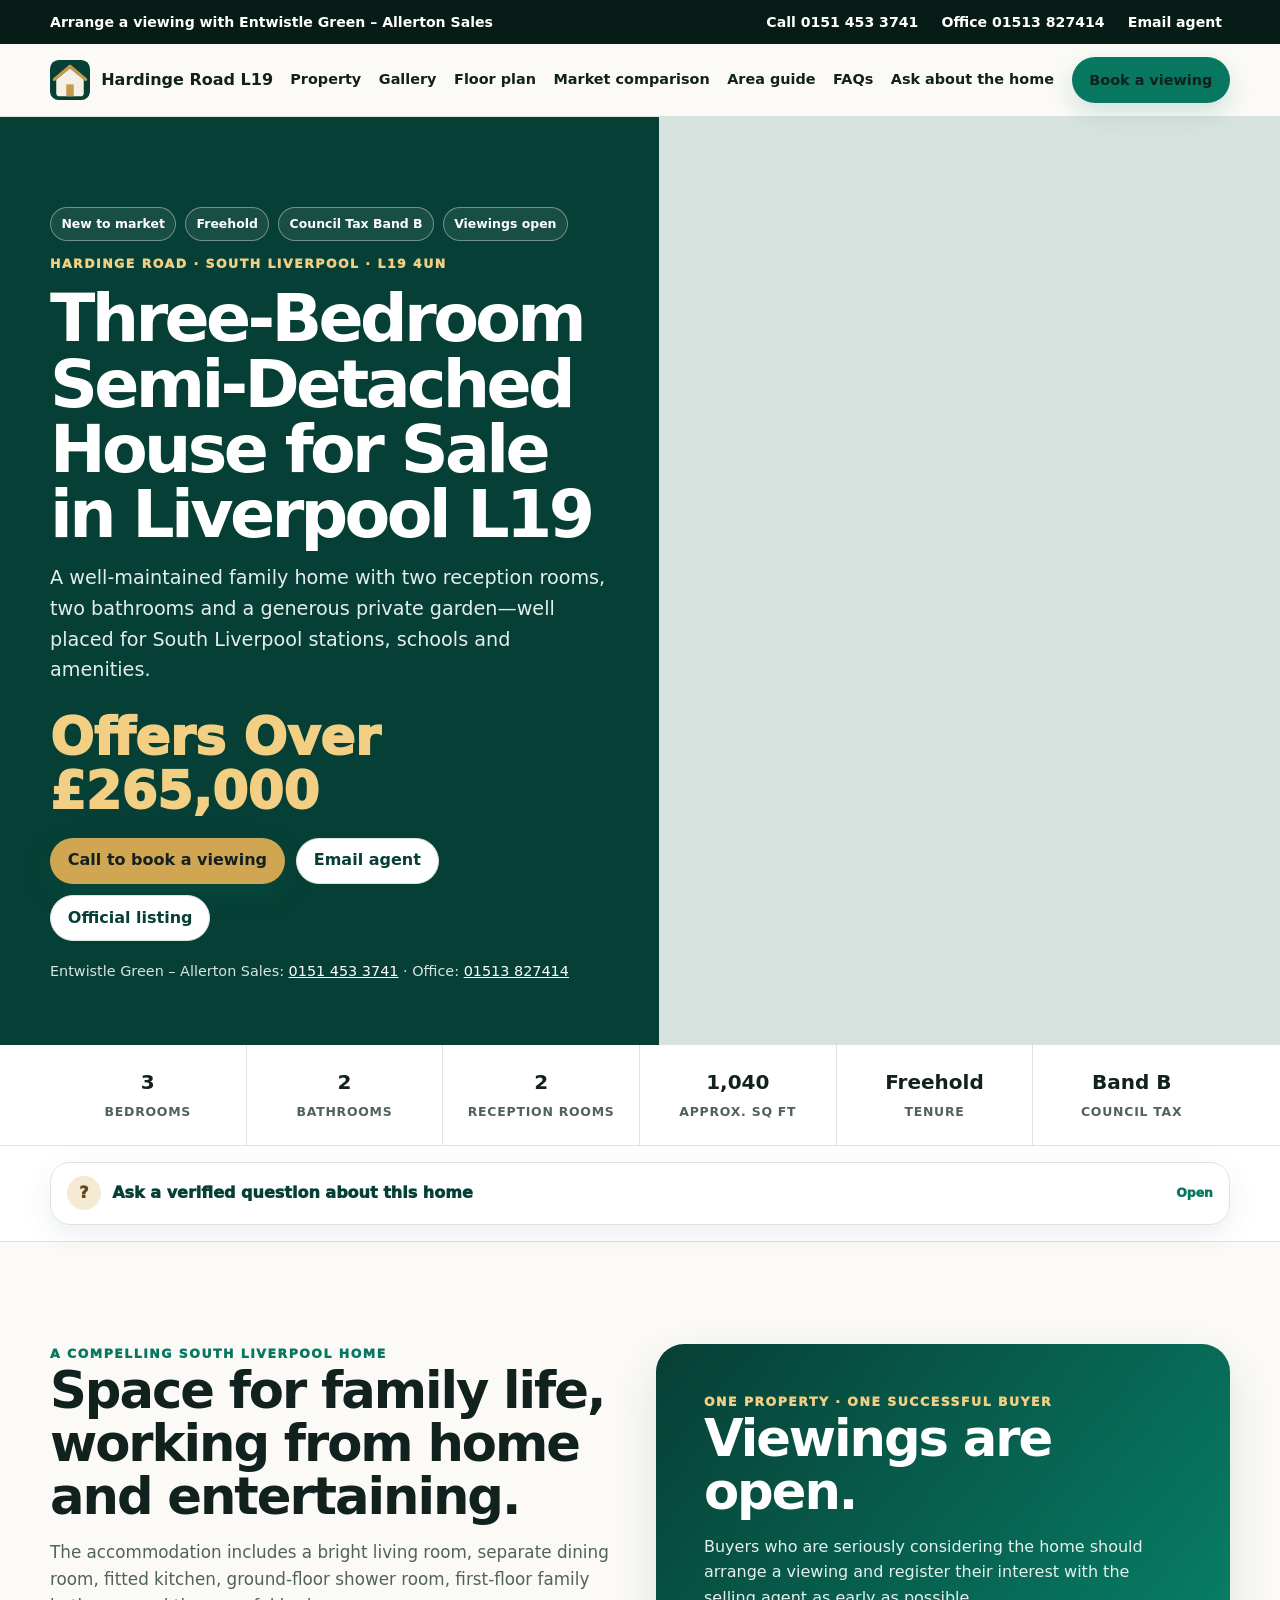
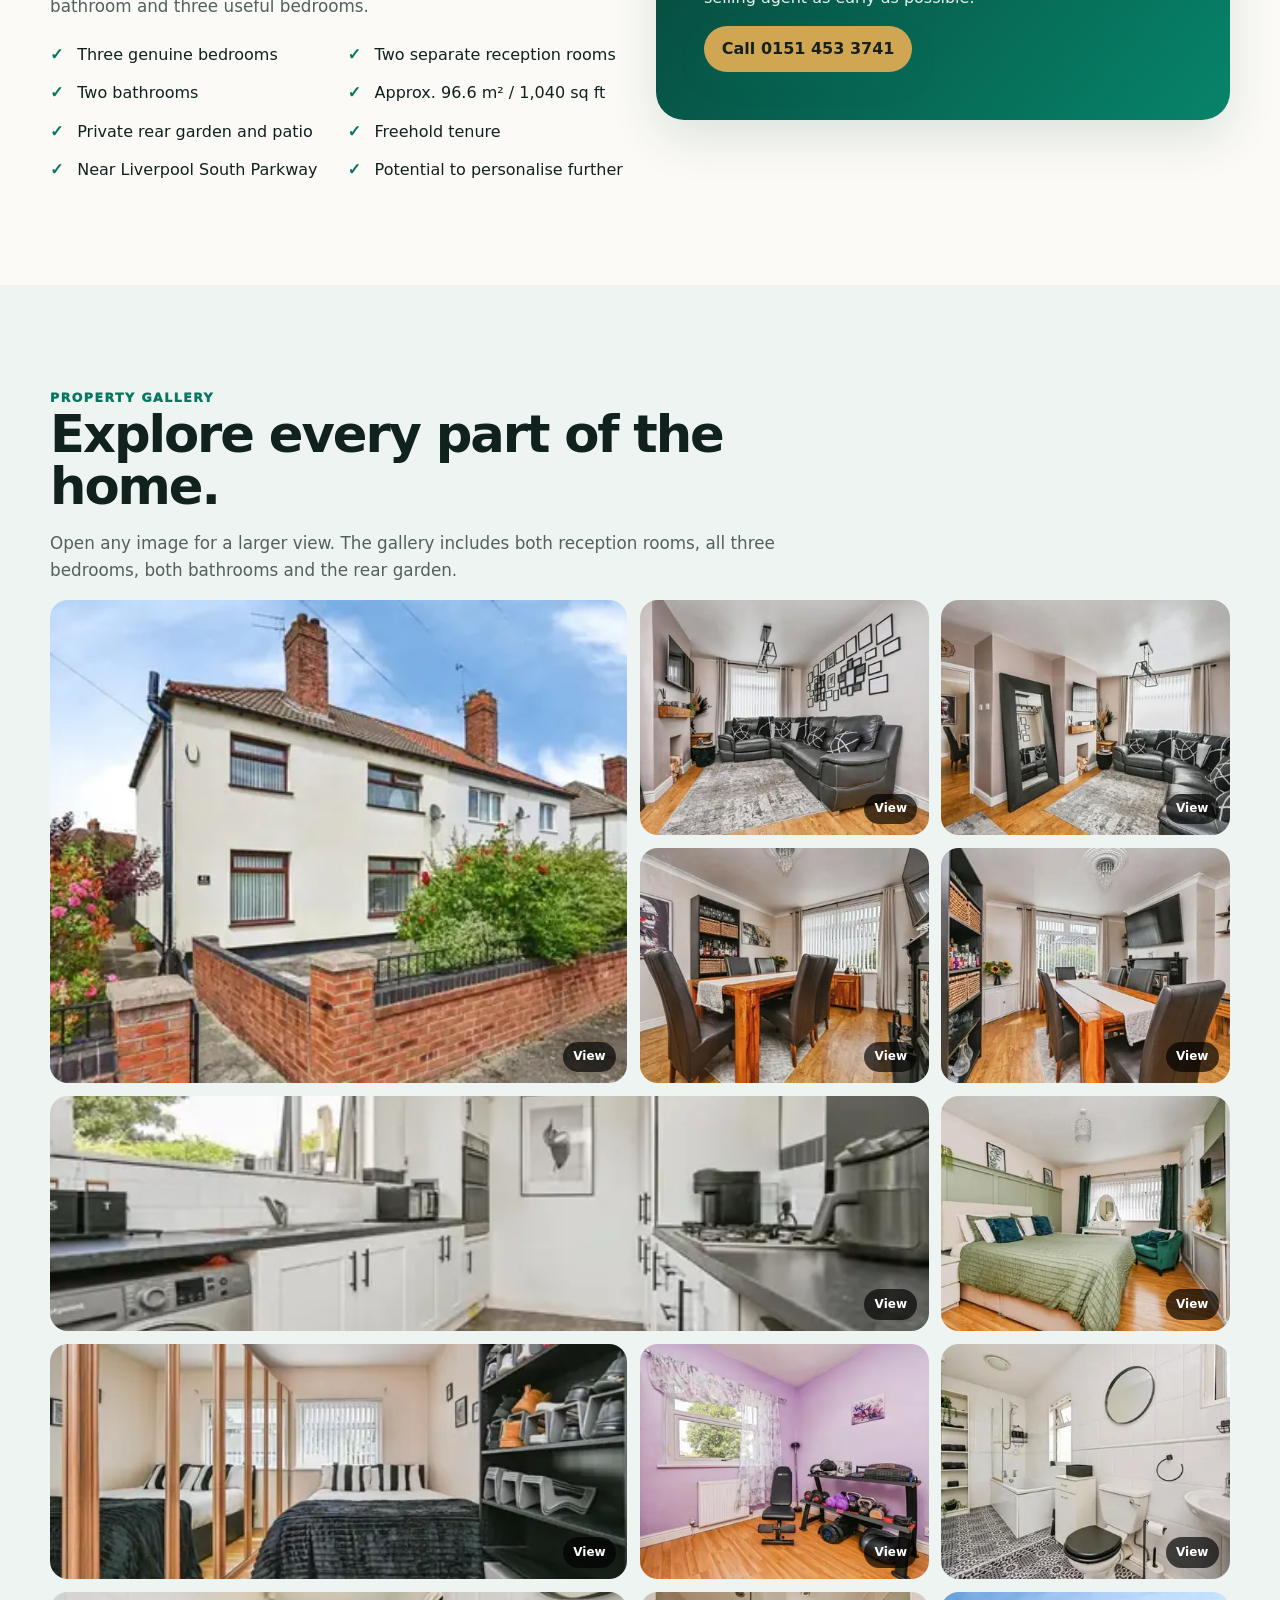
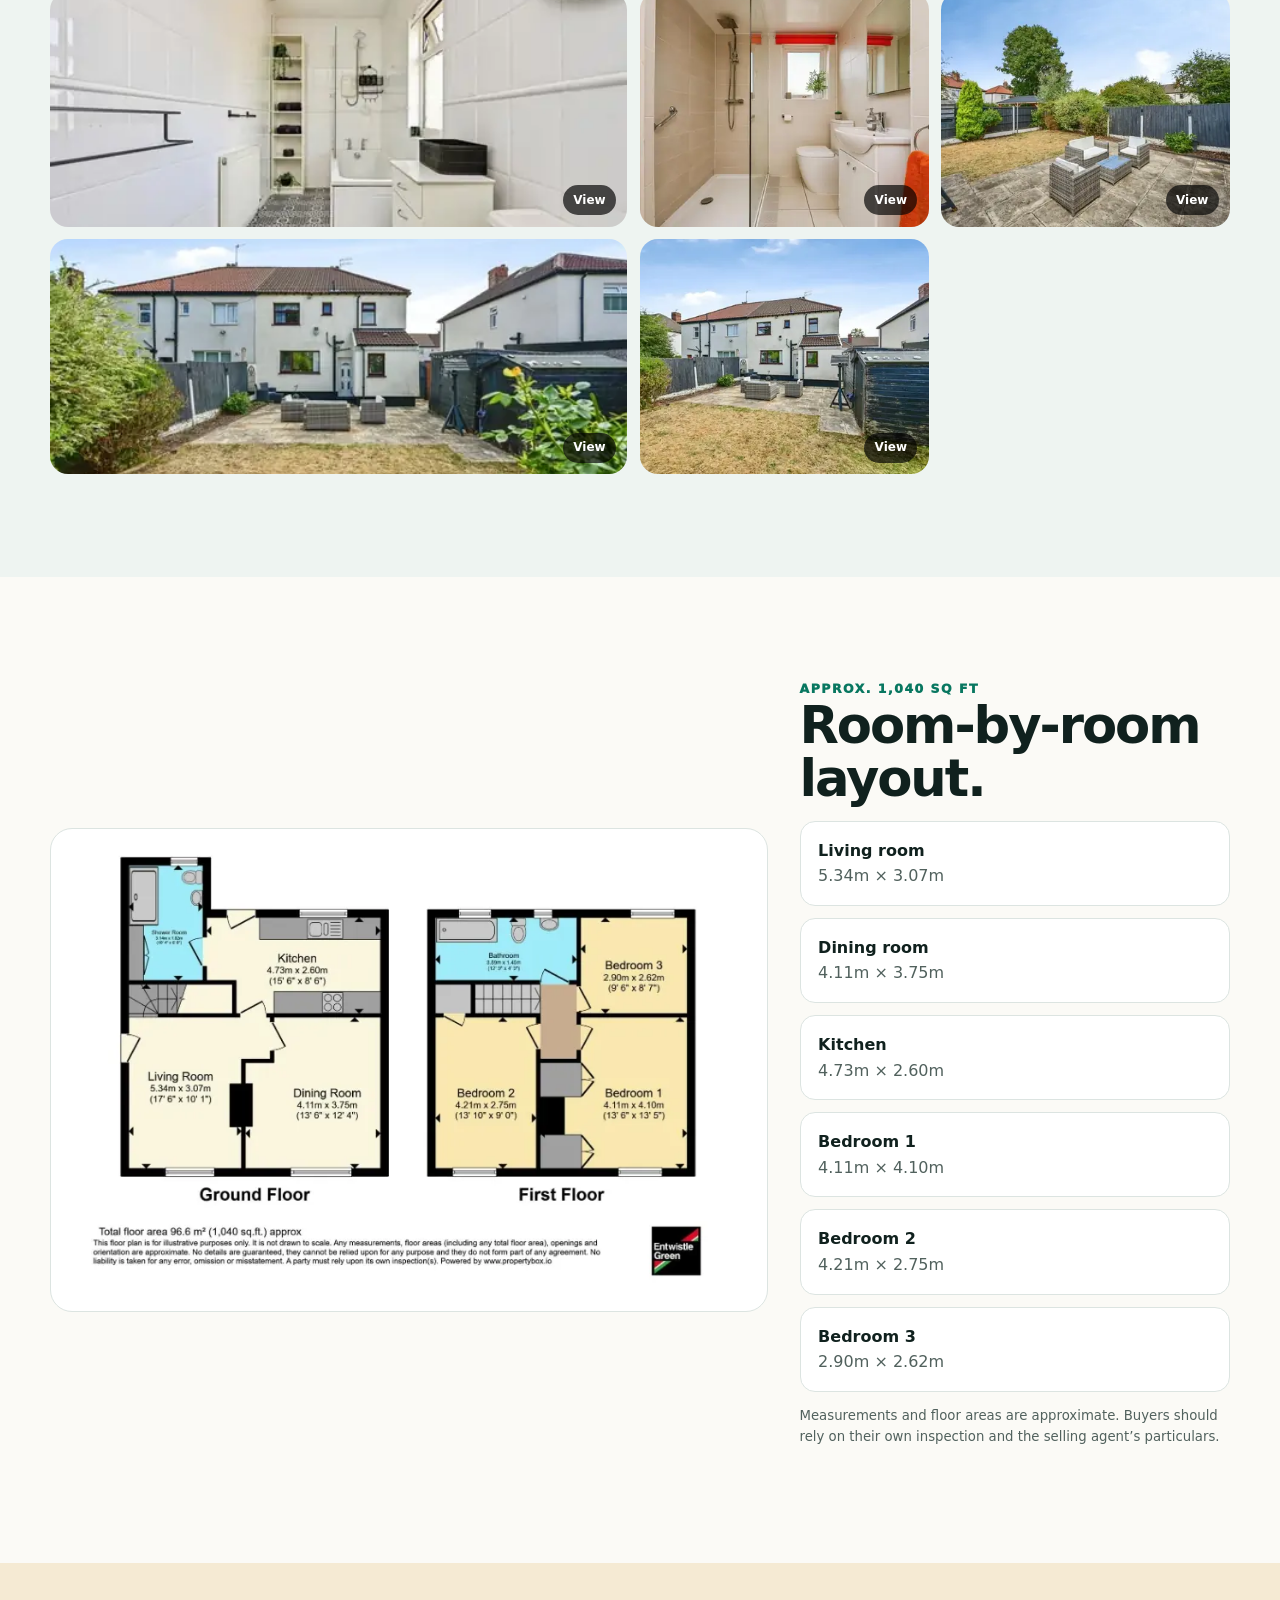
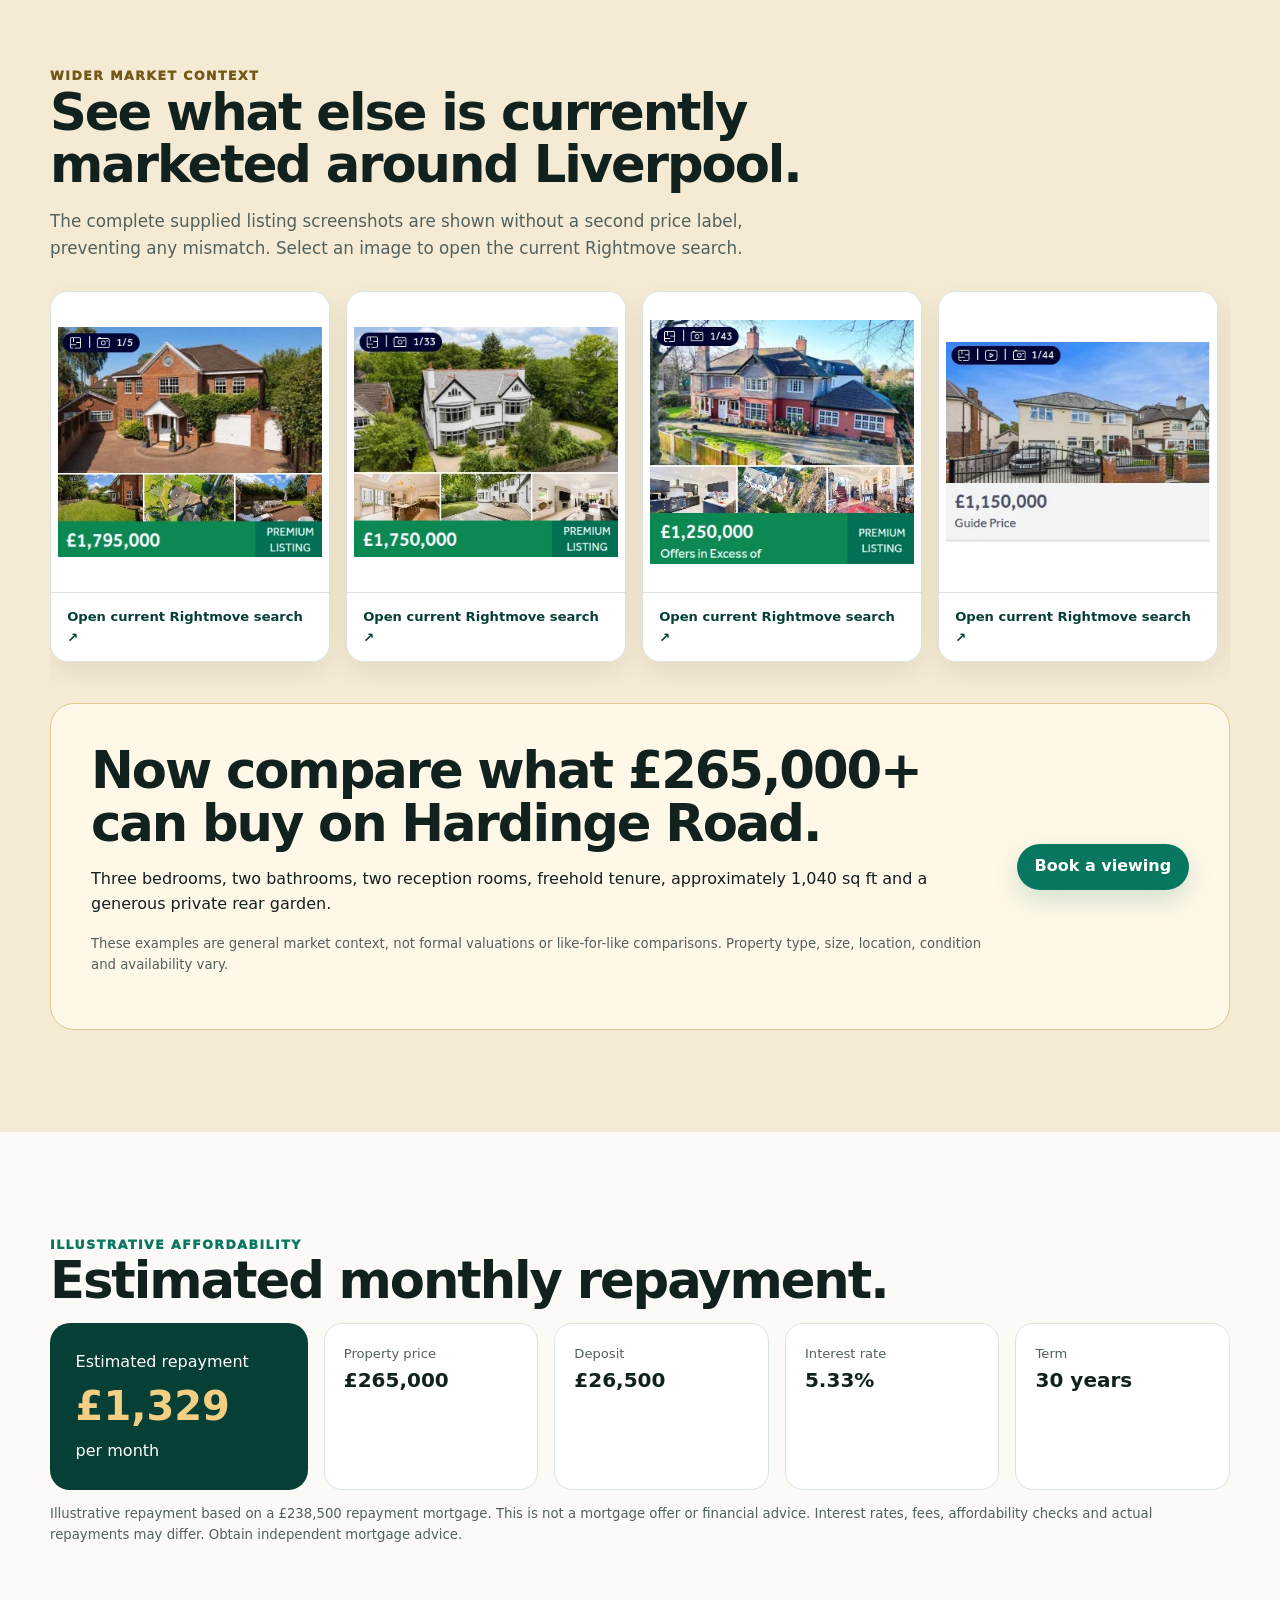
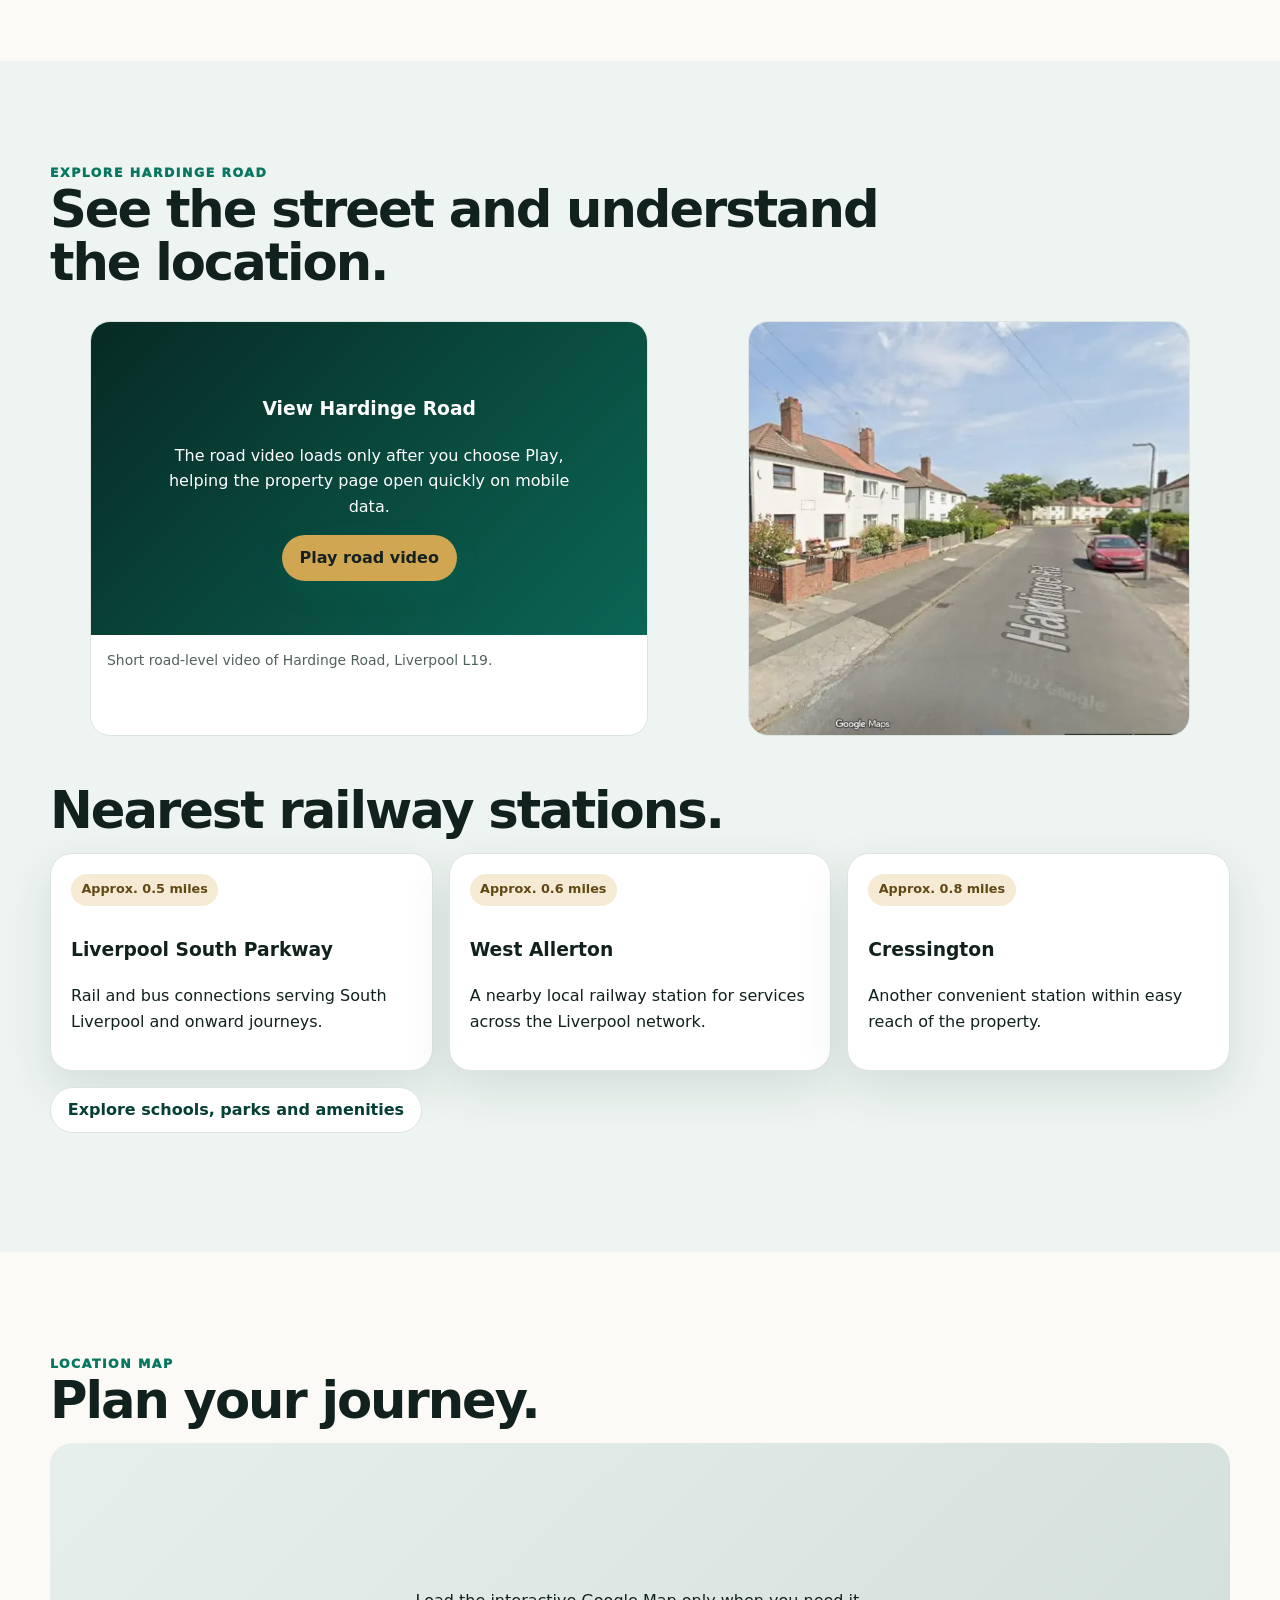
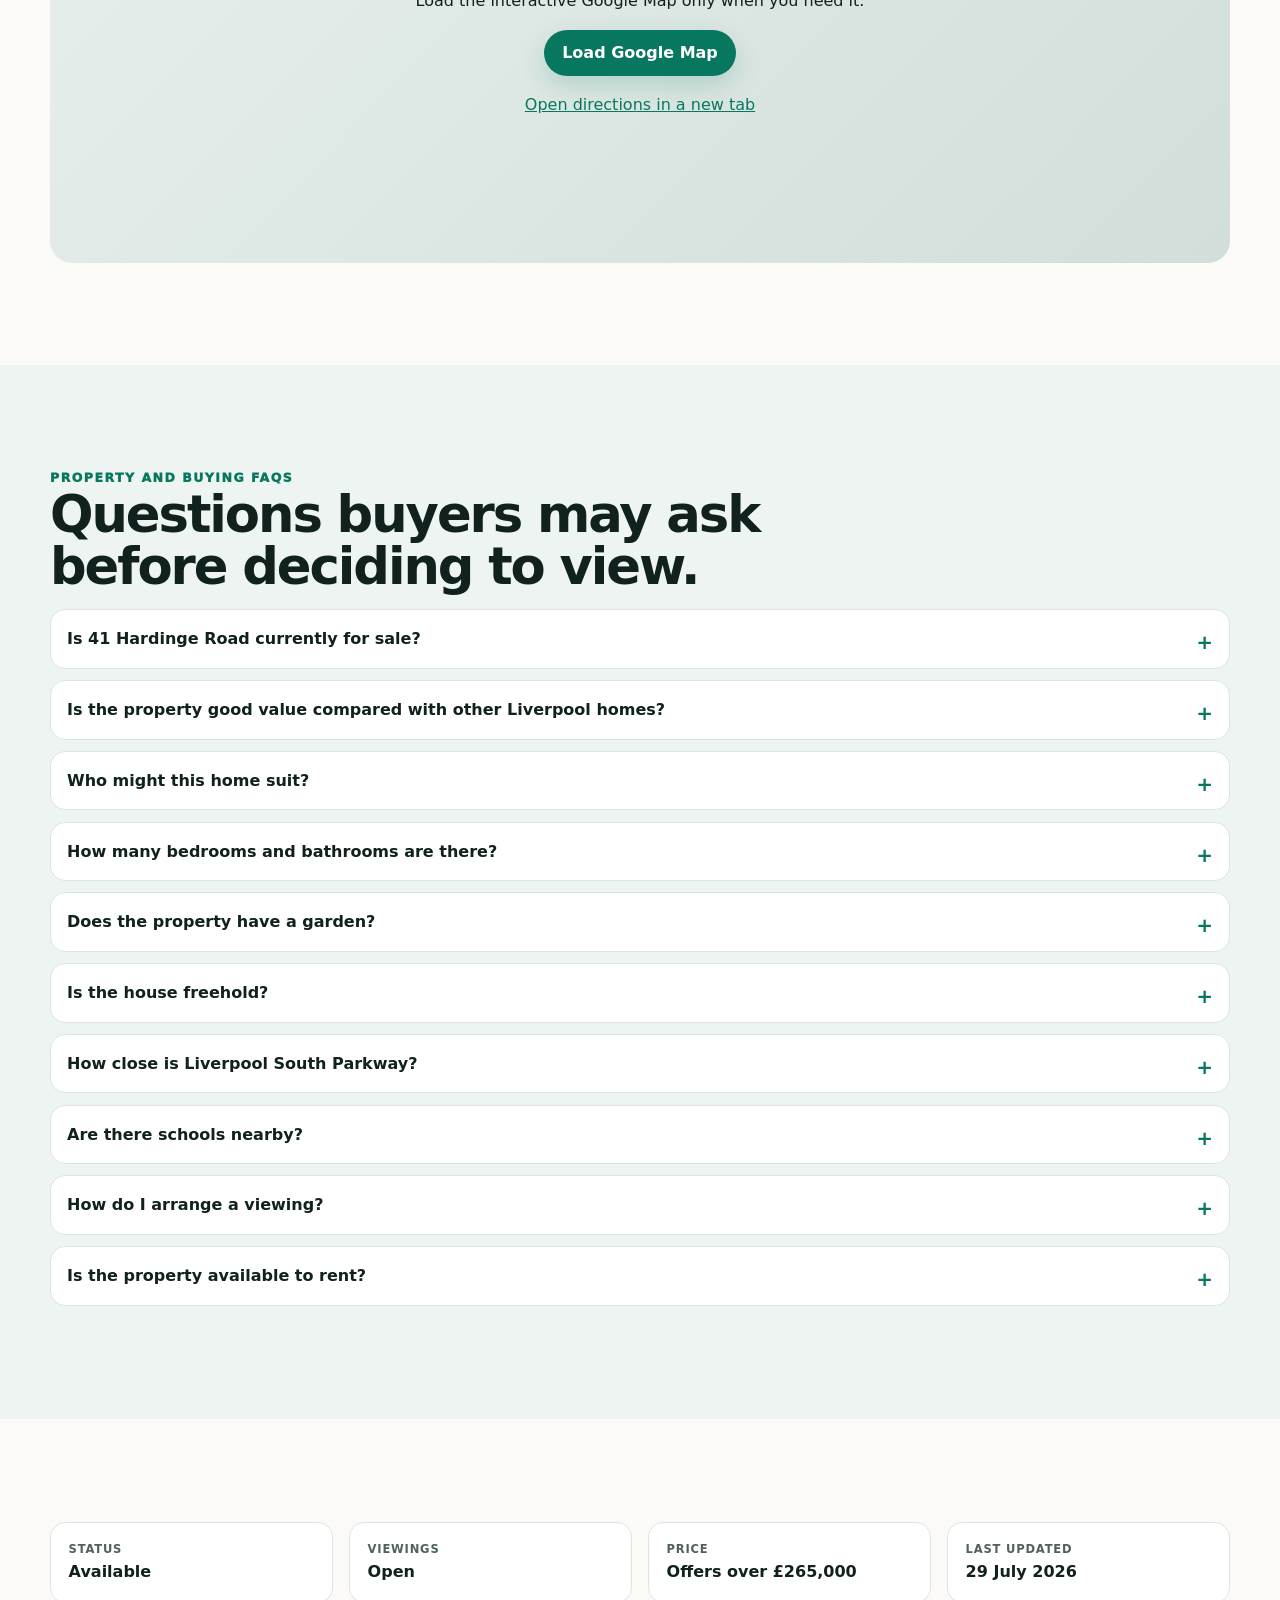
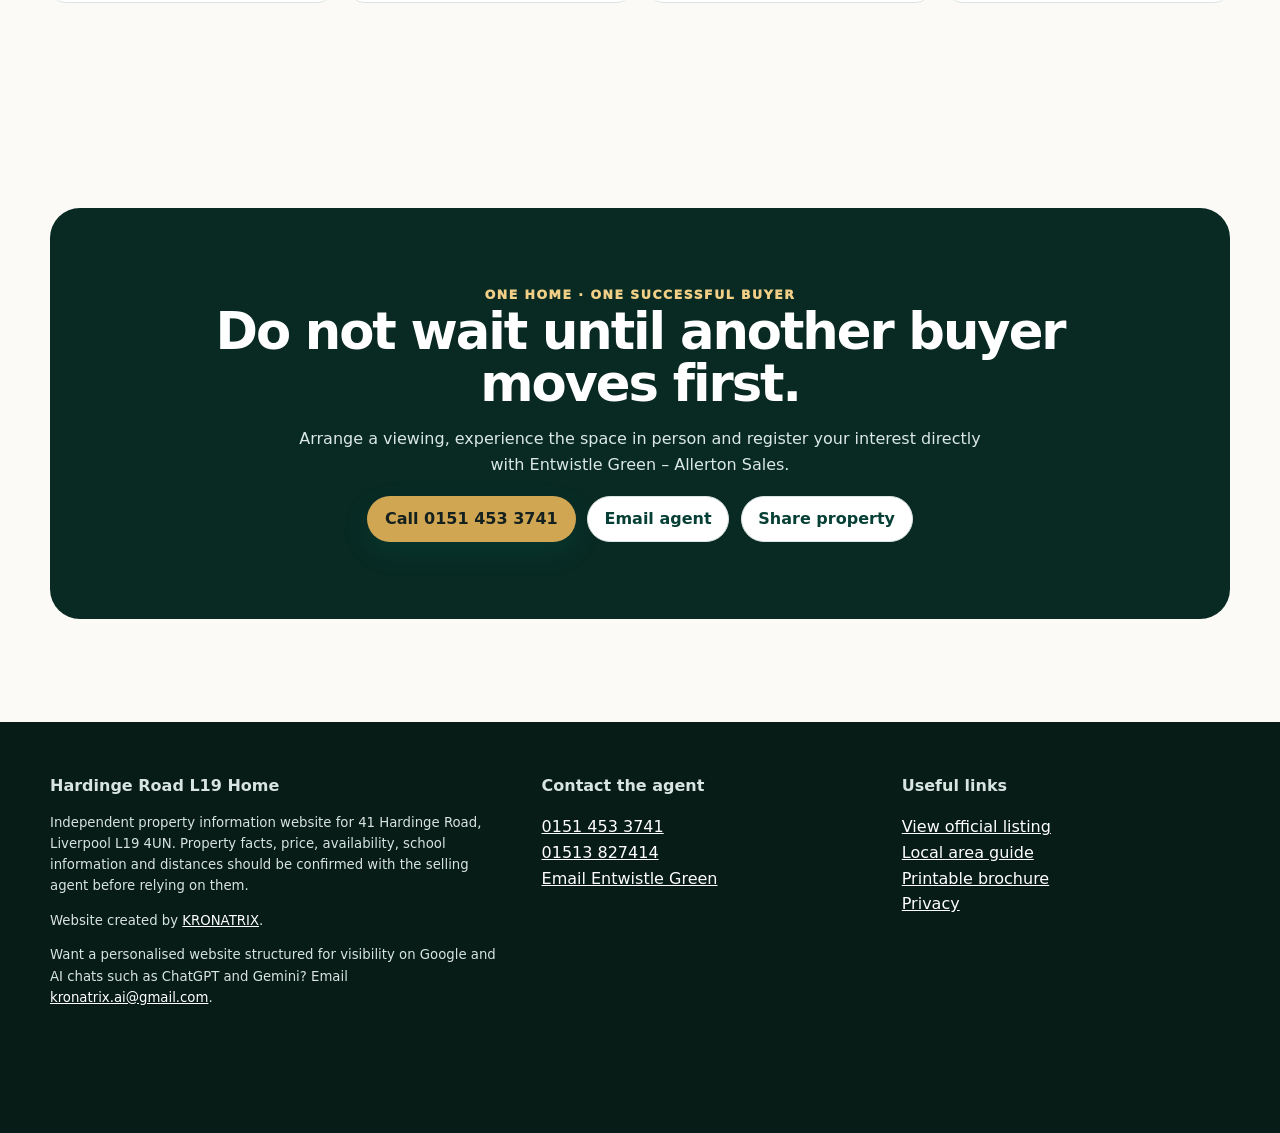
<file: index.html>
<!doctype html>
<html lang="en-GB"><head>
<!-- Google tag (gtag.js) -->
<script async="" src="https://www.googletagmanager.com/gtag/js?id=G-SX42GHNLTR"></script>
<script>
  window.dataLayer = window.dataLayer || [];
  function gtag(){dataLayer.push(arguments);}
  gtag('js', new Date());

  gtag('config', 'G-SX42GHNLTR');
</script>
<meta charset="utf-8"/><meta content="width=device-width,initial-scale=1,viewport-fit=cover" name="viewport"/><title>3 Bedroom Semi-Detached House for Sale in Liverpool L19 | Hardinge Road</title><meta content="View this three-bedroom semi-detached house for sale at 41 Hardinge Road, Liverpool L19 4UN. Freehold family home with two bathrooms, two reception rooms and a private garden. Offers over £265,000." name="description"/><meta content="index,follow,max-image-preview:large,max-snippet:-1,max-video-preview:-1" name="robots"/><link href="https://hardinge-road-l19.github.io/hardinge-road-l19/" rel="canonical"/><link href="favicon.svg" rel="icon" type="image/svg+xml"/><meta content="#063f35" name="theme-color"/><style>:root{--ink:#10211e;--muted:#51615d;--paper:#fbfaf6;--white:#fff;--green:#087760;--deep:#063f35;--gold:#d1a653;--gold2:#f5ead3;--line:#dce4e1;--shadow:0 18px 48px rgba(6,63,53,.12);--radius:22px;--max:1180px}*{box-sizing:border-box}html{scroll-behavior:smooth;scroll-padding-top:132px}body{margin:0;background:var(--paper);color:var(--ink);font-family:Inter,ui-sans-serif,system-ui,-apple-system,BlinkMacSystemFont,"Segoe UI",sans-serif;line-height:1.6}img,video{max-width:100%}a{color:var(--green)}button,input,textarea,select{font:inherit}.container{width:min(var(--max),calc(100% - 2rem));margin:auto}.skip{position:fixed;left:1rem;top:-80px;z-index:999;background:#fff;color:#000;padding:.8rem 1rem;border-radius:10px}.skip:focus{top:1rem}.contact-strip{background:#071b17;color:#fff;font-size:.88rem}.contact-inner{min-height:44px;display:flex;align-items:center;justify-content:space-between;gap:1rem}.contact-actions{display:flex;align-items:center;gap:.45rem;flex-wrap:wrap}.contact-strip a{color:#fff;text-decoration:none;font-weight:800;padding:.35rem .5rem;border-radius:8px}.contact-strip a:hover,.contact-strip a:focus-visible{background:rgba(255,255,255,.12)}.site-header{position:sticky;top:0;z-index:70;background:rgba(251,250,246,.96);backdrop-filter:blur(12px);border-bottom:1px solid var(--line)}.nav{height:72px;display:flex;align-items:center;justify-content:space-between;gap:1rem}.brand{display:flex;align-items:center;gap:.7rem;color:var(--ink);font-weight:900;text-decoration:none;white-space:nowrap}.brand img{width:40px;height:40px}.nav-links{display:flex;align-items:center;gap:1.1rem}.nav-links a{color:var(--ink);text-decoration:none;font-weight:800;font-size:.9rem}.menu-toggle{display:none;border:0;background:#fff;width:44px;height:44px;border-radius:12px;cursor:pointer}.btn{display:inline-flex;align-items:center;justify-content:center;min-height:46px;padding:.75rem 1.05rem;border:1px solid transparent;border-radius:999px;background:var(--green);color:#fff;text-decoration:none;font-weight:900;line-height:1.15;cursor:pointer;box-shadow:0 10px 26px rgba(8,119,96,.18)}.btn:hover{background:#066550;transform:translateY(-1px)}.btn:focus-visible,a:focus-visible,button:focus-visible,summary:focus-visible{outline:3px solid #f6c863;outline-offset:3px}.btn.secondary{background:#fff;color:var(--deep);border-color:var(--line);box-shadow:none}.btn.gold{background:var(--gold);color:#14211f}.eyebrow{font-size:.78rem;font-weight:950;letter-spacing:.12em;text-transform:uppercase;color:#f1cf86}.hero{background:var(--deep);color:#fff;position:relative;overflow:hidden}.hero-grid{min-height:660px;display:grid;grid-template-columns:1.03fr .97fr;align-items:stretch}.hero-copy{padding:clamp(3rem,7vw,6rem) clamp(1rem,4vw,4rem) 3rem max(1rem,calc((100vw - var(--max))/2));display:flex;flex-direction:column;justify-content:center}.hero-image{position:relative;min-height:660px}.hero-image picture,.hero-image img{display:block;width:100%;height:100%}.hero-image img{object-fit:cover;object-position:44% center}.hero h1{font-size:clamp(2.8rem,5.2vw,5.35rem);line-height:.98;letter-spacing:-.055em;margin:.8rem 0 1rem;max-width:780px}.hero .lead{font-size:clamp(1rem,1.5vw,1.25rem);color:#e4efec;max-width:62ch;margin:0 0 1.25rem}.badges{display:flex;flex-wrap:wrap;gap:.55rem;margin-bottom:.8rem}.badge{border:1px solid rgba(255,255,255,.38);border-radius:999px;padding:.38rem .65rem;font-weight:850;font-size:.78rem;background:rgba(255,255,255,.08)}.hero-price{font-size:clamp(2rem,4vw,3.3rem);font-weight:950;color:#f2cf82;line-height:1.05;margin:.3rem 0 1.2rem}.hero-actions{display:flex;flex-wrap:wrap;gap:.7rem}.hero-contact{margin-top:1.2rem;font-size:.9rem;color:#d9e5e1}.hero-contact a{color:#fff}.facts{background:#fff;border-bottom:1px solid var(--line)}.fact-grid{display:grid;grid-template-columns:repeat(6,1fr)}.fact{padding:1.3rem;text-align:center;border-right:1px solid var(--line)}.fact:last-child{border-right:0}.fact strong{display:block;font-size:1.25rem}.fact span{font-size:.78rem;color:var(--muted);text-transform:uppercase;letter-spacing:.06em;font-weight:800}.section{padding:clamp(4rem,8vw,7.5rem) 0}.section.alt{background:#eef4f1}.section.gold{background:var(--gold2)}.section h2{font-size:clamp(2rem,4vw,3.65rem);letter-spacing:-.04em;line-height:1.03;margin:0 0 1rem;max-width:850px}.section-intro{max-width:760px;color:var(--muted);font-size:1.05rem}.grid-2{display:grid;grid-template-columns:1fr 1fr;gap:2rem;align-items:start}.card{background:#fff;border:1px solid var(--line);border-radius:var(--radius);box-shadow:var(--shadow)}.feature-card{padding:1.4rem}.check-grid{display:grid;grid-template-columns:1fr 1fr;gap:.8rem 1.3rem;margin:1.4rem 0 0;padding:0;list-style:none}.check-grid li{position:relative;padding-left:1.7rem}.check-grid li:before{content:"✓";position:absolute;left:0;color:var(--green);font-weight:950}.conversion-panel{background:linear-gradient(130deg,#073f35,#07846a);color:#fff;padding:clamp(1.6rem,4vw,3rem);border-radius:28px;box-shadow:var(--shadow)}.conversion-panel h2{color:#fff}.conversion-panel p{color:#e6f1ee}.gallery{display:grid;grid-template-columns:2fr 1fr 1fr;grid-auto-rows:235px;gap:.8rem}.gallery button{padding:0;border:0;border-radius:18px;overflow:hidden;cursor:pointer;background:#d9e1de;position:relative}.gallery button:first-child{grid-row:span 2}.gallery button:nth-child(6){grid-column:span 2}.gallery img{width:100%;height:100%;object-fit:cover;display:block;transition:transform .35s ease}.gallery button:hover img{transform:scale(1.025)}.gallery button:after{content:"View";position:absolute;right:.7rem;bottom:.7rem;background:rgba(0,0,0,.67);color:#fff;padding:.35rem .65rem;border-radius:999px;font-size:.75rem;font-weight:900}.lightbox{display:none;position:fixed;inset:0;z-index:120;background:rgba(2,14,12,.96);padding:1rem;place-items:center}.lightbox.open{display:grid}.lightbox figure{margin:0;text-align:center}.lightbox img{max-width:94vw;max-height:82vh;border-radius:14px}.lightbox figcaption{color:#fff;margin-top:.7rem;font-weight:800}.lightbox button{position:absolute;width:48px;height:48px;border:0;border-radius:50%;background:rgba(255,255,255,.14);color:#fff;font-size:1.5rem;cursor:pointer}.lb-close{top:1rem;right:1rem}.lb-prev{left:1rem;top:50%}.lb-next{right:1rem;top:50%}.floor-grid{display:grid;grid-template-columns:1.25fr .75fr;gap:2rem;align-items:center}.floor-img{padding:1rem;background:#fff;border:1px solid var(--line);border-radius:var(--radius)}.floor-img img{width:100%;height:auto;display:block;object-fit:contain}.rooms{display:grid;gap:.75rem}.room{padding:1rem 1.1rem;background:#fff;border:1px solid var(--line);border-radius:15px}.room strong{display:block}.room span{color:var(--muted)}.market-track{display:grid;grid-auto-flow:column;grid-auto-columns:minmax(275px,320px);gap:1rem;overflow-x:auto;scroll-snap-type:x mandatory;padding:.8rem .2rem 1.4rem;overscroll-behavior-inline:contain}.market-card{scroll-snap-align:start;background:#fff;border:1px solid var(--line);border-radius:18px;overflow:hidden;text-decoration:none;color:var(--ink);box-shadow:0 10px 26px rgba(16,33,30,.07);display:grid;grid-template-rows:270px auto}.market-media{display:grid;place-items:center;background:#fff;padding:.35rem}.market-card img{display:block;width:100%;height:100%;object-fit:contain}.market-copy{padding:1rem}.market-copy strong{display:block;font-size:1.4rem}.market-copy span{color:var(--muted)}.market-card:hover{outline:3px solid rgba(209,166,83,.45)}.value-box{margin-top:1.2rem;padding:clamp(1.4rem,4vw,2.5rem);border:1px solid #dfc78f;background:#fff8e8;border-radius:24px;display:grid;grid-template-columns:1fr auto;gap:1.5rem;align-items:center}.affordability{display:grid;grid-template-columns:1.2fr repeat(4,1fr);gap:1rem;align-items:stretch}.payment-main{background:var(--deep);color:#fff;padding:1.6rem;border-radius:20px}.payment-main strong{font-size:2.5rem;display:block;color:#f2cf82}.payment-item{background:#fff;padding:1.2rem;border:1px solid var(--line);border-radius:18px}.payment-item span{display:block;color:var(--muted);font-size:.82rem}.payment-item strong{font-size:1.25rem}.small{font-size:.83rem;color:var(--muted)}.location-media{display:grid;grid-template-columns:1.1fr .9fr;gap:1.2rem}.video-card,.street-card{background:#fff;border:1px solid var(--line);border-radius:20px;overflow:hidden}.video-card video{display:block;width:100%;aspect-ratio:16/9;background:#071b17;object-fit:cover}.street-card img{display:block;width:100%;height:100%;min-height:340px;object-fit:cover}.caption{padding:.9rem 1rem;color:var(--muted);font-size:.87rem}.station-grid,.school-grid,.amenity-grid{display:grid;grid-template-columns:repeat(3,1fr);gap:1rem}.info-card{padding:1.25rem}.distance{display:inline-block;background:var(--gold2);color:#614915;border-radius:999px;padding:.35rem .65rem;font-weight:900;font-size:.8rem;margin-bottom:.65rem}.map-box{min-height:420px;display:grid;place-items:center;background:linear-gradient(135deg,#e7efec,#d1ded9);border-radius:22px;text-align:center;padding:2rem}.map-box iframe{width:100%;height:420px;border:0;border-radius:22px}.faq details{background:#fff;border:1px solid var(--line);border-radius:15px;margin:.7rem 0;padding:0 1rem}.faq summary{cursor:pointer;font-weight:900;padding:1rem 2rem 1rem 0;position:relative;list-style:none}.faq summary::-webkit-details-marker{display:none}.faq summary:after{content:"+";position:absolute;right:0;color:var(--green);font-size:1.25rem}.faq details[open] summary:after{content:"–"}.faq p{color:var(--muted);padding:0 0 1rem;margin:0}.status{display:grid;grid-template-columns:repeat(4,1fr);gap:1rem}.status div{background:#fff;border:1px solid var(--line);border-radius:15px;padding:1.1rem}.status span{display:block;color:var(--muted);text-transform:uppercase;font-size:.72rem;font-weight:850;letter-spacing:.07em}.final-cta{padding:clamp(2rem,6vw,5rem);background:#082a23;color:#fff;border-radius:30px;text-align:center}.final-cta h2{color:#fff;margin-inline:auto}.final-cta p{color:#dbe8e4;max-width:720px;margin:0 auto 1.2rem}.footer{background:#071b17;color:#d8e4e0;padding:3.2rem 0 7rem}.footer-grid{display:grid;grid-template-columns:1.4fr 1fr 1fr;gap:2rem}.footer a{color:#fff}.footer .small{color:#d8e4e0}.mobile-cta{display:none;position:fixed;z-index:80;bottom:0;left:0;right:0;padding:.6rem .7rem;background:#fff;border-top:1px solid var(--line);box-shadow:0 -8px 25px rgba(0,0,0,.08);gap:.5rem}.mobile-cta .btn{flex:1;padding:.7rem .6rem;font-size:.82rem}.page-hero{padding:4.5rem 0 3.5rem;background:linear-gradient(130deg,#073f35,#087760);color:#fff}.page-hero h1{font-size:clamp(2.5rem,6vw,4.7rem);line-height:1;letter-spacing:-.045em;margin:.5rem 0}.page-hero p{color:#e0eeea}.school-table{width:100%;border-collapse:collapse;background:#fff;border-radius:18px;overflow:hidden}.school-table th,.school-table td{text-align:left;padding:.8rem;border-bottom:1px solid var(--line)}.table-wrap{overflow-x:auto}.notice{background:#fff8e8;border:1px solid #e5ce99;padding:1rem;border-radius:14px}.print-only{display:none} @media(max-width:1000px){.nav-links{display:none;position:absolute;top:72px;left:0;right:0;background:#fff;padding:1rem;flex-direction:column;align-items:flex-start;border-bottom:1px solid var(--line)}.nav-links.open{display:flex}.menu-toggle{display:block}.hero-grid{grid-template-columns:1fr}.hero-image{min-height:460px;order:-1}.hero-copy{padding:3rem max(1rem,calc((100vw - var(--max))/2)) 3.5rem}.fact-grid{grid-template-columns:repeat(3,1fr)}.fact:nth-child(3){border-right:0}.grid-2,.floor-grid,.location-media{grid-template-columns:1fr}.gallery{grid-template-columns:1fr 1fr}.gallery button:first-child{grid-row:auto;grid-column:span 2}.gallery button:nth-child(6){grid-column:auto}.affordability{grid-template-columns:1fr 1fr}.payment-main{grid-column:span 2}.station-grid,.school-grid,.amenity-grid{grid-template-columns:1fr 1fr}.footer-grid{grid-template-columns:1fr 1fr}.status{grid-template-columns:1fr 1fr}} @media(max-width:680px){html{scroll-padding-top:112px}.container{width:min(100% - 1.1rem,var(--max))}.contact-inner{min-height:48px}.contact-label,.agent-office{display:none}.contact-actions{width:100%;display:grid;grid-template-columns:1fr 1fr}.contact-strip a{text-align:center;background:rgba(255,255,255,.1);padding:.55rem .3rem}.nav{height:64px}.brand span{font-size:.92rem}.brand img{width:36px;height:36px}.hero-grid{min-height:0}.hero-image{min-height:0;height:auto;background:#d8e3df}.hero-image picture,.hero-image img{height:auto}.hero-image img{aspect-ratio:4/3;object-fit:cover;object-position:center}.hero-copy{padding:1.5rem 1rem 2rem}.hero h1{font-size:clamp(2.25rem,11vw,3.5rem);line-height:1.01;margin:.55rem 0 .8rem}.hero .lead{font-size:.98rem}.hero-price{font-size:2rem}.badges{margin-bottom:.35rem}.badge{font-size:.7rem;padding:.3rem .5rem}.hero-actions{display:grid;grid-template-columns:1fr 1fr}.hero-actions .btn:first-child{grid-column:span 2}.hero-contact{font-size:.82rem}.fact-grid{grid-template-columns:repeat(2,1fr)}.fact{padding:1rem .5rem;border-bottom:1px solid var(--line)}.fact:nth-child(2n){border-right:0}.fact:nth-child(3){border-right:1px solid var(--line)}.section{padding:3.8rem 0}.check-grid{grid-template-columns:1fr}.gallery{grid-template-columns:1fr;grid-auto-rows:230px}.gallery button:first-child{grid-column:auto}.market-track{grid-auto-columns:88vw}.market-card{grid-template-rows:245px auto}.value-box{grid-template-columns:1fr}.affordability{grid-template-columns:1fr 1fr}.payment-main{grid-column:span 2}.station-grid,.school-grid,.amenity-grid,.status,.footer-grid{grid-template-columns:1fr}.map-box{min-height:340px}.map-box iframe{height:340px}.street-card img{min-height:250px}.mobile-cta{display:flex}.footer{padding-bottom:7rem}.footer-grid{gap:1.2rem}.lightbox img{max-height:74vh}.lb-prev{left:.35rem}.lb-next{right:.35rem}} @media(max-width:380px){.hero-actions{grid-template-columns:1fr}.hero-actions .btn:first-child{grid-column:auto}.affordability{grid-template-columns:1fr}.payment-main{grid-column:auto}.mobile-cta .btn{font-size:.76rem;padding:.65rem .4rem}} @media print{.contact-strip,.site-header,.mobile-cta,.btn,.market-track,.footer,.hero-actions,.share-row{display:none!important}.hero{background:#fff;color:#000}.hero-grid{display:block}.hero-image{height:300px;min-height:0}.hero-copy{color:#000;padding:1rem 0}.hero h1,.hero .lead{color:#000}.section{padding:1.2rem 0}.print-only{display:block}.card{box-shadow:none}} body{overflow-x:hidden}.sr-only{position:absolute!important;width:1px!important;height:1px!important;padding:0!important;margin:-1px!important;overflow:hidden!important;clip:rect(0,0,0,0)!important;white-space:nowrap!important;border:0!important}.market-track{grid-auto-columns:minmax(280px,340px);align-items:stretch}.market-card{display:block;position:relative;grid-template-rows:none;min-height:0}.market-media{padding:.45rem;min-height:300px}.market-card img{width:100%;height:100%;max-height:340px;object-fit:contain}.market-card:after{content:"Open current Rightmove search ↗";display:block;padding:.8rem 1rem;color:var(--deep);font-size:.82rem;font-weight:900;border-top:1px solid var(--line);background:#fff}.property-search{padding:1rem 0;background:#fff;border-bottom:1px solid var(--line)}.ask-box{background:#fff;border:1px solid var(--line);border-radius:20px;box-shadow:0 10px 30px rgba(6,63,53,.08);overflow:hidden}.ask-box>summary{min-height:58px;display:flex;align-items:center;gap:.7rem;padding:.85rem 1rem;cursor:pointer;font-weight:950;list-style:none;color:var(--deep)}.ask-box>summary::-webkit-details-marker{display:none}.ask-box>summary:before{content:"?";display:grid;place-items:center;width:34px;height:34px;border-radius:50%;background:var(--gold2);color:#614915;font-weight:950}.ask-box>summary:after{content:"Open";margin-left:auto;font-size:.78rem;color:var(--green)}.ask-box[open]>summary:after{content:"Hide"}.ask-content{padding:0 1rem 1rem;border-top:1px solid var(--line)}.ask-intro{margin:.9rem 0;color:var(--muted)}.ask-form{display:grid;grid-template-columns:1fr auto;gap:.65rem}.ask-form input{min-height:50px;width:100%;border:2px solid #bacac5;border-radius:999px;padding:.75rem 1rem;font-size:16px;color:var(--ink);background:#fff}.ask-form input:focus{outline:3px solid #f6c863;outline-offset:2px;border-color:var(--green)}.ask-suggestions{display:flex;gap:.5rem;flex-wrap:wrap;margin:.8rem 0}.ask-chip{min-height:40px;padding:.5rem .75rem;border:1px solid var(--line);border-radius:999px;background:#f5f8f7;color:var(--deep);font-weight:800;cursor:pointer}.ask-chip:hover{background:var(--gold2)}.ask-result{min-height:0;margin-top:.8rem;padding:0}.ask-result.has-answer{padding:1rem;border:1px solid #bdd6ce;border-radius:15px;background:#eef7f4}.ask-result strong{display:block;margin-bottom:.25rem}.ask-result p{margin:.2rem 0}.ask-result a{font-weight:900}.video-placeholder{aspect-ratio:16/9;display:grid;place-items:center;padding:1.2rem;background:linear-gradient(135deg,#072a24,#0b6655);color:#fff;text-align:center}.video-placeholder p{max-width:42ch}.video-placeholder .btn{background:var(--gold);color:#14211f}.video-card video{display:block;width:100%;aspect-ratio:16/9;background:#071b17;object-fit:cover}.hero-image img{background:#d8e3df}.section[id]{scroll-margin-top:130px}@media(max-width:680px){.market-track{grid-auto-columns:86vw}.market-media{min-height:250px}.market-card img{max-height:300px}.ask-form{grid-template-columns:1fr}.ask-form .btn{width:100%}.property-search{padding:.65rem 0}.ask-box>summary{font-size:.92rem}.section[id]{scroll-margin-top:112px}}@media(prefers-reduced-motion:reduce){html{scroll-behavior:auto}*,*:before,*:after{scroll-behavior:auto!important;transition:none!important;animation:none!important}}</style><meta content="website" property="og:type"/><meta content="en_GB" property="og:locale"/><meta content="Hardinge Road L19 Home" property="og:site_name"/><meta content="3 Bedroom Semi-Detached House for Sale in Liverpool L19" property="og:title"/><meta content="Offers over £265,000. Freehold family home with three bedrooms, two bathrooms, two reception rooms and a generous private garden." property="og:description"/><meta content="https://hardinge-road-l19.github.io/hardinge-road-l19/" property="og:url"/><meta content="https://hardinge-road-l19.github.io/hardinge-road-l19/hardinge-road-liverpool-l19-social-preview.webp" property="og:image"/><meta content="1200" property="og:image:width"/><meta content="630" property="og:image:height"/><meta content="Three-bedroom semi-detached house for sale in Liverpool L19, offers over £265,000" property="og:image:alt"/><meta content="summary_large_image" name="twitter:card"/><script type="application/ld+json">{"@context":"https://schema.org","@graph":[{"@type":"WebSite","@id":"https://hardinge-road-l19.github.io/hardinge-road-l19/#website","url":"https://hardinge-road-l19.github.io/hardinge-road-l19/","name":"Hardinge Road L19 Home","alternateName":"Three-Bedroom House for Sale Liverpool L19","inLanguage":"en-GB"},{"@type":"WebPage","@id":"https://hardinge-road-l19.github.io/hardinge-road-l19/#webpage","url":"https://hardinge-road-l19.github.io/hardinge-road-l19/","name":"3 Bedroom Semi-Detached House for Sale in Liverpool L19 | Hardinge Road","description":"Three-bedroom freehold semi-detached family home for sale at 41 Hardinge Road, Liverpool L19 4UN. Offers over £265,000, two bathrooms, two reception rooms and a generous private garden.","isPartOf":{"@id":"https://hardinge-road-l19.github.io/hardinge-road-l19/#website"},"about":{"@id":"https://hardinge-road-l19.github.io/hardinge-road-l19/#listing"},"dateModified":"2026-07-29","inLanguage":"en-GB","primaryImageOfPage":{"@id":"https://hardinge-road-l19.github.io/hardinge-road-l19/#primaryimage"}},{"@type":"ImageObject","@id":"https://hardinge-road-l19.github.io/hardinge-road-l19/#primaryimage","url":"https://hardinge-road-l19.github.io/hardinge-road-l19/front-exterior-1024.webp","contentUrl":"https://hardinge-road-l19.github.io/hardinge-road-l19/front-exterior-1024.webp","caption":"Three-bedroom semi-detached house for sale at 41 Hardinge Road, Liverpool L19"},{"@type":"RealEstateAgent","@id":"https://hardinge-road-l19.github.io/hardinge-road-l19/#agent","name":"Entwistle Green - Allerton Sales","telephone":"+441514533741","url":"https://www.zoopla.co.uk/for-sale/details/contact/73832980/","contactPoint":[{"@type":"ContactPoint","telephone":"+441514533741","contactType":"property viewings","areaServed":"Liverpool"},{"@type":"ContactPoint","telephone":"+441513827414","contactType":"sales office","areaServed":"Liverpool"}]},{"@type":"RealEstateListing","@id":"https://hardinge-road-l19.github.io/hardinge-road-l19/#listing","url":"https://hardinge-road-l19.github.io/hardinge-road-l19/","name":"Three-Bedroom Semi-Detached House for Sale in Liverpool L19","description":"A well-maintained three-bedroom freehold semi-detached family home with two reception rooms, a fitted kitchen, ground-floor shower room, first-floor family bathroom and generous private garden.","datePosted":"2026-07-28","dateModified":"2026-07-29","mainEntity":{"@id":"https://hardinge-road-l19.github.io/hardinge-road-l19/#house"},"offers":{"@type":"Offer","price":"265000","priceCurrency":"GBP","availability":"https://schema.org/InStock","url":"https://www.rightmove.co.uk/properties/91415346#/?channel=RES_BUY","seller":{"@id":"https://hardinge-road-l19.github.io/hardinge-road-l19/#agent"}}},{"@type":"House","@id":"https://hardinge-road-l19.github.io/hardinge-road-l19/#house","name":"Three-bedroom semi-detached house at 41 Hardinge Road, Liverpool L19 4UN","address":{"@type":"PostalAddress","streetAddress":"41 Hardinge Road","addressLocality":"Liverpool","addressRegion":"Merseyside","postalCode":"L19 4UN","addressCountry":"GB"},"numberOfBedrooms":3,"numberOfBathroomsTotal":2,"floorSize":{"@type":"QuantitativeValue","value":"96.6","unitCode":"MTK"},"numberOfRooms":5,"amenityFeature":[{"@type":"LocationFeatureSpecification","name":"Freehold tenure","value":true},{"@type":"LocationFeatureSpecification","name":"Private rear garden","value":true},{"@type":"LocationFeatureSpecification","name":"Separate living room","value":true},{"@type":"LocationFeatureSpecification","name":"Separate dining room","value":true},{"@type":"LocationFeatureSpecification","name":"Ground-floor shower room","value":true},{"@type":"LocationFeatureSpecification","name":"First-floor family bathroom","value":true}],"image":["https://hardinge-road-l19.github.io/hardinge-road-l19/front-exterior-1024.webp","https://hardinge-road-l19.github.io/hardinge-road-l19/living-room-1024.webp","https://hardinge-road-l19.github.io/hardinge-road-l19/living-room-alt-1024.webp","https://hardinge-road-l19.github.io/hardinge-road-l19/dining-room-1024.webp","https://hardinge-road-l19.github.io/hardinge-road-l19/dining-room-alt-1024.webp","https://hardinge-road-l19.github.io/hardinge-road-l19/fitted-kitchen-1024.webp","https://hardinge-road-l19.github.io/hardinge-road-l19/main-bedroom-1024.webp","https://hardinge-road-l19.github.io/hardinge-road-l19/bedroom-two-1024.webp","https://hardinge-road-l19.github.io/hardinge-road-l19/bedroom-three-1024.webp","https://hardinge-road-l19.github.io/hardinge-road-l19/family-bathroom-1024.webp","https://hardinge-road-l19.github.io/hardinge-road-l19/family-bathroom-alt-1024.webp","https://hardinge-road-l19.github.io/hardinge-road-l19/ground-floor-shower-room-1024.webp","https://hardinge-road-l19.github.io/hardinge-road-l19/garden-patio-1024.webp","https://hardinge-road-l19.github.io/hardinge-road-l19/rear-garden-wide-1024.webp","https://hardinge-road-l19.github.io/hardinge-road-l19/rear-exterior-garden-1024.webp"]},{"@type":"FAQPage","@id":"https://hardinge-road-l19.github.io/hardinge-road-l19/#faq","mainEntity":[{"@type":"Question","name":"Is 41 Hardinge Road currently for sale?","acceptedAnswer":{"@type":"Answer","text":"Yes. The three-bedroom semi-detached home is being marketed at offers over £265,000. Buyers should confirm current availability with Entwistle Green - Allerton Sales."}},{"@type":"Question","name":"How many bedrooms and bathrooms does the Hardinge Road home have?","acceptedAnswer":{"@type":"Answer","text":"The property has three bedrooms and two bathrooms, including a ground-floor shower room and a first-floor family bathroom."}},{"@type":"Question","name":"Is the property freehold?","acceptedAnswer":{"@type":"Answer","text":"Yes. The property is being marketed as freehold."}},{"@type":"Question","name":"Does the house have a garden?","acceptedAnswer":{"@type":"Answer","text":"Yes. It has a private rear garden with a paved patio and lawn."}},{"@type":"Question","name":"How close is Liverpool South Parkway?","acceptedAnswer":{"@type":"Answer","text":"The supplied property information places Liverpool South Parkway approximately 0.5 miles away."}},{"@type":"Question","name":"How can I arrange a viewing?","acceptedAnswer":{"@type":"Answer","text":"Call 0151 453 3741 or use the Email agent link to contact Entwistle Green - Allerton Sales."}}]},{"@type":"VideoObject","@id":"https://hardinge-road-l19.github.io/hardinge-road-l19/#road-video","name":"Hardinge Road Liverpool L19 road view","description":"A short road-level video showing Hardinge Road in Liverpool L19 near the property for sale.","thumbnailUrl":["https://hardinge-road-l19.github.io/hardinge-road-l19/hardinge-road-street-view.webp"],"uploadDate":"2026-07-29","duration":"PT5S","contentUrl":"https://hardinge-road-l19.github.io/hardinge-road-l19/hardinge-road-liverpool-l19-road-view.mp4","embedUrl":"https://hardinge-road-l19.github.io/hardinge-road-l19/#road-video"}]}</script><link as="image" fetchpriority="high" href="front-exterior-mobile-720.avif" media="(max-width: 680px)" rel="preload" type="image/avif"/><link as="image" fetchpriority="high" href="front-exterior-1024.avif" media="(min-width: 681px)" rel="preload" type="image/avif"/></head><body><a class="skip" href="#main">Skip to property details</a><div class="contact-strip"><div class="container contact-inner"><strong class="contact-label">Arrange a viewing with Entwistle Green – Allerton Sales</strong><div class="contact-actions"><a data-track="phone_click" href="tel:01514533741">Call 0151 453 3741</a><a class="agent-office" data-track="phone_click" href="tel:01513827414">Office 01513 827414</a><a data-track="email_agent_click" href="https://www.zoopla.co.uk/for-sale/details/contact/73832980/" rel="noopener noreferrer" target="_blank">Email agent</a></div></div></div><header class="site-header"><div class="container nav"><a class="brand" href="./"><img alt="" height="40" src="favicon.svg" width="40"/><span>Hardinge Road L19</span></a><button aria-expanded="false" aria-label="Open navigation" class="menu-toggle" id="menuToggle">☰</button><nav aria-label="Main navigation" class="nav-links" id="navLinks"><a href="./#property">Property</a><a href="./#gallery">Gallery</a><a href="./#floor-plan">Floor plan</a><a href="./#comparison">Market comparison</a><a href="area-guide.html">Area guide</a><a href="./#faqs">FAQs</a><a href="#ask-property">Ask about the home</a><a class="btn" data-track="book_viewing_click" href="tel:01514533741">Book a viewing</a></nav></div></header><main id="main"><section class="hero" id="property"><div class="hero-grid"><div class="hero-copy"><div class="badges"><span class="badge">New to market</span><span class="badge">Freehold</span><span class="badge">Council Tax Band B</span><span class="badge">Viewings open</span></div><div class="eyebrow">Hardinge Road · South Liverpool · L19 4UN</div><h1>Three-Bedroom Semi-Detached House for Sale in Liverpool L19</h1><p class="lead">A well-maintained family home with two reception rooms, two bathrooms and a generous private garden—well placed for South Liverpool stations, schools and amenities.</p><div class="hero-price">Offers Over £265,000</div><div class="hero-actions"><a class="btn gold" data-track="book_viewing_click" href="tel:01514533741">Call to book a viewing</a><a class="btn secondary" data-track="email_agent_click" href="https://www.zoopla.co.uk/for-sale/details/contact/73832980/" rel="noopener noreferrer" target="_blank">Email agent</a><a class="btn secondary" data-track="rightmove_click" href="https://www.rightmove.co.uk/properties/91415346#/?channel=RES_BUY" rel="noopener noreferrer" target="_blank">Official listing</a></div><p class="hero-contact">Entwistle Green – Allerton Sales: <a href="tel:01514533741">0151 453 3741</a> · Office: <a href="tel:01513827414">01513 827414</a></p></div><div class="hero-image"><picture><source media="(max-width:680px)" sizes="100vw" srcset="front-exterior-mobile-480.avif 480w, front-exterior-mobile-720.avif 720w" type="image/avif"/><source media="(max-width:680px)" sizes="100vw" srcset="front-exterior-mobile-480.webp 480w, front-exterior-mobile-720.webp 720w" type="image/webp"/><source media="(min-width:681px)" sizes="(max-width:1000px) 100vw, 50vw" srcset="front-exterior-768.avif 768w, front-exterior-1024.avif 1024w" type="image/avif"/><source media="(min-width:681px)" sizes="(max-width:1000px) 100vw, 50vw" srcset="front-exterior-768.webp 768w, front-exterior-1024.webp 1024w" type="image/webp"/><img alt="Front exterior of the three-bedroom semi-detached house for sale at 41 Hardinge Road, Liverpool L19 4UN" decoding="async" fetchpriority="high" height="540" loading="eager" sizes="100vw" src="front-exterior-mobile-720.webp" srcset="front-exterior-mobile-480.webp 480w, front-exterior-mobile-720.webp 720w" width="720"/></picture></div></div></section><section class="facts" id="facts"><div class="container fact-grid"><div class="fact"><strong>3</strong><span>Bedrooms</span></div><div class="fact"><strong>2</strong><span>Bathrooms</span></div><div class="fact"><strong>2</strong><span>Reception rooms</span></div><div class="fact"><strong>1,040</strong><span>Approx. sq ft</span></div><div class="fact"><strong>Freehold</strong><span>Tenure</span></div><div class="fact"><strong>Band B</strong><span>Council tax</span></div></div></section><section aria-labelledby="ask-property-title" class="property-search" id="ask-property"><div class="container"><details class="ask-box"><summary id="ask-property-title">Ask a verified question about this home</summary><div class="ask-content"><p class="ask-intro">Type a question. Answers come only from confirmed information published on this website. When information is unavailable, the search will say so rather than guessing.</p><form class="ask-form" id="propertyQuestionForm" role="search"><label class="sr-only" for="propertyQuestion">Ask a question about 41 Hardinge Road</label><input autocomplete="off" enterkeyhint="search" id="propertyQuestion" name="question" placeholder="For example: How many bathrooms are there?" required="" type="search"/><button class="btn" type="submit">Find answer</button></form><div aria-label="Suggested questions" class="ask-suggestions"><button class="ask-chip" data-question="How much is the house?" type="button">Price</button><button class="ask-chip" data-question="How many bedrooms and bathrooms are there?" type="button">Rooms</button><button class="ask-chip" data-question="Which train station is closest?" type="button">Stations</button><button class="ask-chip" data-question="How do I book a viewing?" type="button">Book a viewing</button><button class="ask-chip" data-question="Should I buy this house?" type="button">Buying decision</button></div><div aria-live="polite" class="ask-result" id="propertyAnswer" role="status"></div></div></details></div></section><section class="section"><div class="container grid-2"><div><div class="eyebrow" style="color:var(--green)">A compelling South Liverpool home</div><h2>Space for family life, working from home and entertaining.</h2><p class="section-intro">The accommodation includes a bright living room, separate dining room, fitted kitchen, ground-floor shower room, first-floor family bathroom and three useful bedrooms.</p><ul class="check-grid"><li>Three genuine bedrooms</li><li>Two separate reception rooms</li><li>Two bathrooms</li><li>Approx. 96.6 m² / 1,040 sq ft</li><li>Private rear garden and patio</li><li>Freehold tenure</li><li>Near Liverpool South Parkway</li><li>Potential to personalise further</li></ul></div><div class="conversion-panel"><div class="eyebrow">One property · one successful buyer</div><h2>Viewings are open.</h2><p>Buyers who are seriously considering the home should arrange a viewing and register their interest with the selling agent as early as possible.</p><a class="btn gold" data-track="book_viewing_click" href="tel:01514533741">Call 0151 453 3741</a></div></div></section><section class="section alt" id="gallery"><div class="container"><div class="eyebrow" style="color:var(--green)">Property gallery</div><h2>Explore every part of the home.</h2><p class="section-intro">Open any image for a larger view. The gallery includes both reception rooms, all three bedrooms, both bathrooms and the rear garden.</p><div class="gallery"><button aria-label="Open larger image: Front exterior of 41 Hardinge Road, a three-bedroom semi-detached house for sale in Liverpool L19" data-alt="Front exterior of 41 Hardinge Road, a three-bedroom semi-detached house for sale in Liverpool L19" data-full="front-exterior-1024.webp" data-gallery="" type="button"><img alt="Front exterior of 41 Hardinge Road, a three-bedroom semi-detached house for sale in Liverpool L19" decoding="async" height="320" loading="lazy" sizes="(max-width:680px) 100vw, (max-width:1000px) 50vw, 33vw" src="front-exterior-480.webp" srcset="front-exterior-480.webp 480w, front-exterior-768.webp 768w" width="480"/></button><button aria-label="Open larger image: Living room with large corner sofa in the Hardinge Road family home" data-alt="Living room with large corner sofa in the Hardinge Road family home" data-full="living-room-1024.webp" data-gallery="" type="button"><img alt="Living room with large corner sofa in the Hardinge Road family home" decoding="async" height="320" loading="lazy" sizes="(max-width:680px) 100vw, (max-width:1000px) 50vw, 33vw" src="living-room-480.webp" srcset="living-room-480.webp 480w, living-room-768.webp 768w" width="480"/></button><button aria-label="Open larger image: Alternative view of the living room and doorway to the dining room" data-alt="Alternative view of the living room and doorway to the dining room" data-full="living-room-alt-1024.webp" data-gallery="" type="button"><img alt="Alternative view of the living room and doorway to the dining room" decoding="async" height="320" loading="lazy" sizes="(max-width:680px) 100vw, (max-width:1000px) 50vw, 33vw" src="living-room-alt-480.webp" srcset="living-room-alt-480.webp 480w, living-room-alt-768.webp 768w" width="480"/></button><button aria-label="Open larger image: Separate dining room with feature fireplace and large front window" data-alt="Separate dining room with feature fireplace and large front window" data-full="dining-room-1024.webp" data-gallery="" type="button"><img alt="Separate dining room with feature fireplace and large front window" decoding="async" height="320" loading="lazy" sizes="(max-width:680px) 100vw, (max-width:1000px) 50vw, 33vw" src="dining-room-480.webp" srcset="dining-room-480.webp 480w, dining-room-768.webp 768w" width="480"/></button><button aria-label="Open larger image: Alternative view of the dining room with seating for six" data-alt="Alternative view of the dining room with seating for six" data-full="dining-room-alt-1024.webp" data-gallery="" type="button"><img alt="Alternative view of the dining room with seating for six" decoding="async" height="320" loading="lazy" sizes="(max-width:680px) 100vw, (max-width:1000px) 50vw, 33vw" src="dining-room-alt-480.webp" srcset="dining-room-alt-480.webp 480w, dining-room-alt-768.webp 768w" width="480"/></button><button aria-label="Open larger image: Fitted kitchen with white units, dark worktops and garden-facing window" data-alt="Fitted kitchen with white units, dark worktops and garden-facing window" data-full="fitted-kitchen-1024.webp" data-gallery="" type="button"><img alt="Fitted kitchen with white units, dark worktops and garden-facing window" decoding="async" height="320" loading="lazy" sizes="(max-width:680px) 100vw, (max-width:1000px) 50vw, 33vw" src="fitted-kitchen-480.webp" srcset="fitted-kitchen-480.webp 480w, fitted-kitchen-768.webp 768w" width="480"/></button><button aria-label="Open larger image: Main double bedroom with fitted storage and green feature wall" data-alt="Main double bedroom with fitted storage and green feature wall" data-full="main-bedroom-1024.webp" data-gallery="" type="button"><img alt="Main double bedroom with fitted storage and green feature wall" decoding="async" height="320" loading="lazy" sizes="(max-width:680px) 100vw, (max-width:1000px) 50vw, 33vw" src="main-bedroom-480.webp" srcset="main-bedroom-480.webp 480w, main-bedroom-768.webp 768w" width="480"/></button><button aria-label="Open larger image: Second double bedroom with mirrored wardrobes" data-alt="Second double bedroom with mirrored wardrobes" data-full="bedroom-two-1024.webp" data-gallery="" type="button"><img alt="Second double bedroom with mirrored wardrobes" decoding="async" height="320" loading="lazy" sizes="(max-width:680px) 100vw, (max-width:1000px) 50vw, 33vw" src="bedroom-two-480.webp" srcset="bedroom-two-480.webp 480w, bedroom-two-768.webp 768w" width="480"/></button><button aria-label="Open larger image: Third bedroom currently arranged as a home gym" data-alt="Third bedroom currently arranged as a home gym" data-full="bedroom-three-1024.webp" data-gallery="" type="button"><img alt="Third bedroom currently arranged as a home gym" decoding="async" height="320" loading="lazy" sizes="(max-width:680px) 100vw, (max-width:1000px) 50vw, 33vw" src="bedroom-three-480.webp" srcset="bedroom-three-480.webp 480w, bedroom-three-768.webp 768w" width="480"/></button><button aria-label="Open larger image: First-floor family bathroom with bath, basin and WC" data-alt="First-floor family bathroom with bath, basin and WC" data-full="family-bathroom-1024.webp" data-gallery="" type="button"><img alt="First-floor family bathroom with bath, basin and WC" decoding="async" height="320" loading="lazy" sizes="(max-width:680px) 100vw, (max-width:1000px) 50vw, 33vw" src="family-bathroom-480.webp" srcset="family-bathroom-480.webp 480w, family-bathroom-768.webp 768w" width="480"/></button><button aria-label="Open larger image: Alternative view of the first-floor family bathroom" data-alt="Alternative view of the first-floor family bathroom" data-full="family-bathroom-alt-1024.webp" data-gallery="" type="button"><img alt="Alternative view of the first-floor family bathroom" decoding="async" height="320" loading="lazy" sizes="(max-width:680px) 100vw, (max-width:1000px) 50vw, 33vw" src="family-bathroom-alt-480.webp" srcset="family-bathroom-alt-480.webp 480w, family-bathroom-alt-768.webp 768w" width="480"/></button><button aria-label="Open larger image: Ground-floor shower room with walk-in shower, basin and WC" data-alt="Ground-floor shower room with walk-in shower, basin and WC" data-full="ground-floor-shower-room-1024.webp" data-gallery="" type="button"><img alt="Ground-floor shower room with walk-in shower, basin and WC" decoding="async" height="320" loading="lazy" sizes="(max-width:680px) 100vw, (max-width:1000px) 50vw, 33vw" src="ground-floor-shower-room-480.webp" srcset="ground-floor-shower-room-480.webp 480w, ground-floor-shower-room-768.webp 768w" width="480"/></button><button aria-label="Open larger image: Private rear garden with paved patio and outdoor seating" data-alt="Private rear garden with paved patio and outdoor seating" data-full="garden-patio-1024.webp" data-gallery="" type="button"><img alt="Private rear garden with paved patio and outdoor seating" decoding="async" height="320" loading="lazy" sizes="(max-width:680px) 100vw, (max-width:1000px) 50vw, 33vw" src="garden-patio-480.webp" srcset="garden-patio-480.webp 480w, garden-patio-768.webp 768w" width="480"/></button><button aria-label="Open larger image: Wide view of the lawn, patio and rear exterior" data-alt="Wide view of the lawn, patio and rear exterior" data-full="rear-garden-wide-1024.webp" data-gallery="" type="button"><img alt="Wide view of the lawn, patio and rear exterior" decoding="async" height="320" loading="lazy" sizes="(max-width:680px) 100vw, (max-width:1000px) 50vw, 33vw" src="rear-garden-wide-480.webp" srcset="rear-garden-wide-480.webp 480w, rear-garden-wide-768.webp 768w" width="480"/></button><button aria-label="Open larger image: Rear exterior of the house viewed from the garden" data-alt="Rear exterior of the house viewed from the garden" data-full="rear-exterior-garden-1024.webp" data-gallery="" type="button"><img alt="Rear exterior of the house viewed from the garden" decoding="async" height="320" loading="lazy" sizes="(max-width:680px) 100vw, (max-width:1000px) 50vw, 33vw" src="rear-exterior-garden-480.webp" srcset="rear-exterior-garden-480.webp 480w, rear-exterior-garden-768.webp 768w" width="480"/></button></div></div></section><div aria-hidden="true" aria-label="Property image viewer" aria-modal="true" class="lightbox" id="lightbox" role="dialog"><button aria-label="Close image viewer" class="lb-close">×</button><button aria-label="Previous image" class="lb-prev">‹</button><figure><img alt="" id="lightboxImage" src="front-exterior-1024.webp"/><figcaption id="lightboxCaption"></figcaption></figure><button aria-label="Next image" class="lb-next">›</button></div><section class="section" id="floor-plan"><div class="container floor-grid"><div class="floor-img"><img alt="Floor plan for 41 Hardinge Road showing the ground and first floors" decoding="async" height="526" loading="lazy" src="hardinge-road-liverpool-l19-floorplan.webp" width="799"/></div><div><div class="eyebrow" style="color:var(--green)">Approx. 1,040 sq ft</div><h2>Room-by-room layout.</h2><div class="rooms"><div class="room"><strong>Living room</strong><span>5.34m × 3.07m</span></div><div class="room"><strong>Dining room</strong><span>4.11m × 3.75m</span></div><div class="room"><strong>Kitchen</strong><span>4.73m × 2.60m</span></div><div class="room"><strong>Bedroom 1</strong><span>4.11m × 4.10m</span></div><div class="room"><strong>Bedroom 2</strong><span>4.21m × 2.75m</span></div><div class="room"><strong>Bedroom 3</strong><span>2.90m × 2.62m</span></div></div><p class="small">Measurements and floor areas are approximate. Buyers should rely on their own inspection and the selling agent’s particulars.</p></div></div></section><section class="section gold" id="comparison"><div class="container"><div class="eyebrow" style="color:#745817">Wider market context</div><h2>See what else is currently marketed around Liverpool.</h2><p class="section-intro">The complete supplied listing screenshots are shown without a second price label, preventing any mismatch. Select an image to open the current Rightmove search.</p><div class="market-track"><a aria-label="Open the current Rightmove property search. This supplied screenshot shows a listing priced £1,795,000." class="market-card" data-track="market_comparison_click" href="https://www.rightmove.co.uk/property-for-sale/find.html?useLocationIdentifier=true&amp;locationIdentifier=REGION%5E1867&amp;maxPrice=20000000&amp;propertyTypes=detached%2Csemi-detached%2Cterraced&amp;_includeSSTC=on&amp;sortType=18&amp;channel=BUY&amp;transactionType=BUY&amp;displayLocationIdentifier=Allerton&amp;radius=10.0&amp;keywords=hardinge+road" rel="noopener noreferrer" target="_blank"><div class="market-media"><img alt="Supplied Liverpool-area property listing screenshot with the visible price £1,795,000" decoding="async" height="290" loading="lazy" src="market-1795000-listing.webp" width="333"/></div><span class="sr-only">Open current properties on Rightmove</span></a><a aria-label="Open the current Rightmove property search. This supplied screenshot shows a listing priced £1,750,000." class="market-card" data-track="market_comparison_click" href="https://www.rightmove.co.uk/property-for-sale/find.html?useLocationIdentifier=true&amp;locationIdentifier=REGION%5E1867&amp;maxPrice=20000000&amp;propertyTypes=detached%2Csemi-detached%2Cterraced&amp;_includeSSTC=on&amp;sortType=18&amp;channel=BUY&amp;transactionType=BUY&amp;displayLocationIdentifier=Allerton&amp;radius=10.0&amp;keywords=hardinge+road" rel="noopener noreferrer" target="_blank"><div class="market-media"><img alt="Supplied Liverpool-area property listing screenshot with the visible price £1,750,000" decoding="async" height="290" loading="lazy" src="market-1750000-listing.webp" width="333"/></div><span class="sr-only">Open current properties on Rightmove</span></a><a aria-label="Open the current Rightmove property search. This supplied screenshot shows a listing priced £1,250,000." class="market-card" data-track="market_comparison_click" href="https://www.rightmove.co.uk/property-for-sale/find.html?useLocationIdentifier=true&amp;locationIdentifier=REGION%5E1867&amp;maxPrice=20000000&amp;propertyTypes=detached%2Csemi-detached%2Cterraced&amp;_includeSSTC=on&amp;sortType=18&amp;channel=BUY&amp;transactionType=BUY&amp;displayLocationIdentifier=Allerton&amp;radius=10.0&amp;keywords=hardinge+road" rel="noopener noreferrer" target="_blank"><div class="market-media"><img alt="Supplied Liverpool-area property listing screenshot with the visible price £1,250,000" decoding="async" height="311" loading="lazy" src="market-1250000-listing.webp" width="337"/></div><span class="sr-only">Open current properties on Rightmove</span></a><a aria-label="Open the current Rightmove property search. This supplied screenshot shows a listing priced £1,150,000." class="market-card" data-track="market_comparison_click" href="https://www.rightmove.co.uk/property-for-sale/find.html?useLocationIdentifier=true&amp;locationIdentifier=REGION%5E1867&amp;maxPrice=20000000&amp;propertyTypes=detached%2Csemi-detached%2Cterraced&amp;_includeSSTC=on&amp;sortType=18&amp;channel=BUY&amp;transactionType=BUY&amp;displayLocationIdentifier=Allerton&amp;radius=10.0&amp;keywords=hardinge+road" rel="noopener noreferrer" target="_blank"><div class="market-media"><img alt="Supplied Liverpool-area property listing screenshot with the visible price £1,150,000" decoding="async" height="257" loading="lazy" src="market-1150000-listing.webp" width="339"/></div><span class="sr-only">Open current properties on Rightmove</span></a><a aria-label="Open the current Rightmove property search. This supplied screenshot shows a listing priced £1,000,000." class="market-card" data-track="market_comparison_click" href="https://www.rightmove.co.uk/property-for-sale/find.html?useLocationIdentifier=true&amp;locationIdentifier=REGION%5E1867&amp;maxPrice=20000000&amp;propertyTypes=detached%2Csemi-detached%2Cterraced&amp;_includeSSTC=on&amp;sortType=18&amp;channel=BUY&amp;transactionType=BUY&amp;displayLocationIdentifier=Allerton&amp;radius=10.0&amp;keywords=hardinge+road" rel="noopener noreferrer" target="_blank"><div class="market-media"><img alt="Supplied Liverpool-area property listing screenshot with the visible price £1,000,000" decoding="async" height="310" loading="lazy" src="market-1000000-listing.webp" width="333"/></div><span class="sr-only">Open current properties on Rightmove</span></a><a aria-label="Open the current Rightmove property search. This supplied screenshot shows a listing priced £600,000." class="market-card" data-track="market_comparison_click" href="https://www.rightmove.co.uk/property-for-sale/find.html?useLocationIdentifier=true&amp;locationIdentifier=REGION%5E1867&amp;maxPrice=20000000&amp;propertyTypes=detached%2Csemi-detached%2Cterraced&amp;_includeSSTC=on&amp;sortType=18&amp;channel=BUY&amp;transactionType=BUY&amp;displayLocationIdentifier=Allerton&amp;radius=10.0&amp;keywords=hardinge+road" rel="noopener noreferrer" target="_blank"><div class="market-media"><img alt="Supplied Liverpool-area property listing screenshot with the visible price £600,000" decoding="async" height="342" loading="lazy" src="market-600000-listing.webp" width="390"/></div><span class="sr-only">Open current properties on Rightmove</span></a><a aria-label="Open the current Rightmove property search. This supplied screenshot shows a listing priced £325,000." class="market-card" data-track="market_comparison_click" href="https://www.rightmove.co.uk/property-for-sale/find.html?useLocationIdentifier=true&amp;locationIdentifier=REGION%5E1867&amp;maxPrice=20000000&amp;propertyTypes=detached%2Csemi-detached%2Cterraced&amp;_includeSSTC=on&amp;sortType=18&amp;channel=BUY&amp;transactionType=BUY&amp;displayLocationIdentifier=Allerton&amp;radius=10.0&amp;keywords=hardinge+road" rel="noopener noreferrer" target="_blank"><div class="market-media"><img alt="Supplied Liverpool-area property listing screenshot with the visible price £325,000" decoding="async" height="311" loading="lazy" src="market-325000-listing.webp" width="393"/></div><span class="sr-only">Open current properties on Rightmove</span></a><a aria-label="Open the current Rightmove property search. This supplied screenshot shows a listing priced £315,000." class="market-card" data-track="market_comparison_click" href="https://www.rightmove.co.uk/property-for-sale/find.html?useLocationIdentifier=true&amp;locationIdentifier=REGION%5E1867&amp;maxPrice=20000000&amp;propertyTypes=detached%2Csemi-detached%2Cterraced&amp;_includeSSTC=on&amp;sortType=18&amp;channel=BUY&amp;transactionType=BUY&amp;displayLocationIdentifier=Allerton&amp;radius=10.0&amp;keywords=hardinge+road" rel="noopener noreferrer" target="_blank"><div class="market-media"><img alt="Supplied Liverpool-area property listing screenshot with the visible price £315,000" decoding="async" height="310" loading="lazy" src="market-315000-listing.webp" width="390"/></div><span class="sr-only">Open current properties on Rightmove</span></a><a aria-label="Open the current Rightmove property search. This supplied screenshot shows a listing priced £225,000." class="market-card" data-track="market_comparison_click" href="https://www.rightmove.co.uk/property-for-sale/find.html?useLocationIdentifier=true&amp;locationIdentifier=REGION%5E1867&amp;maxPrice=20000000&amp;propertyTypes=detached%2Csemi-detached%2Cterraced&amp;_includeSSTC=on&amp;sortType=18&amp;channel=BUY&amp;transactionType=BUY&amp;displayLocationIdentifier=Allerton&amp;radius=10.0&amp;keywords=hardinge+road" rel="noopener noreferrer" target="_blank"><div class="market-media"><img alt="Supplied Liverpool-area property listing screenshot with the visible price £225,000" decoding="async" height="258" loading="lazy" src="market-225000-listing.webp" width="336"/></div><span class="sr-only">Open current properties on Rightmove</span></a><a aria-label="Open the current Rightmove property search. This supplied screenshot shows a listing priced £200,000." class="market-card" data-track="market_comparison_click" href="https://www.rightmove.co.uk/property-for-sale/find.html?useLocationIdentifier=true&amp;locationIdentifier=REGION%5E1867&amp;maxPrice=20000000&amp;propertyTypes=detached%2Csemi-detached%2Cterraced&amp;_includeSSTC=on&amp;sortType=18&amp;channel=BUY&amp;transactionType=BUY&amp;displayLocationIdentifier=Allerton&amp;radius=10.0&amp;keywords=hardinge+road" rel="noopener noreferrer" target="_blank"><div class="market-media"><img alt="Supplied Liverpool-area property listing screenshot with the visible price £200,000" decoding="async" height="317" loading="lazy" src="market-200000-listing.webp" width="330"/></div><span class="sr-only">Open current properties on Rightmove</span></a></div><div class="value-box"><div><h2>Now compare what £265,000+ can buy on Hardinge Road.</h2><p>Three bedrooms, two bathrooms, two reception rooms, freehold tenure, approximately 1,040 sq ft and a generous private rear garden.</p><p class="small">These examples are general market context, not formal valuations or like-for-like comparisons. Property type, size, location, condition and availability vary.</p></div><a class="btn" data-track="book_viewing_click" href="tel:01514533741">Book a viewing</a></div></div></section><section class="section" id="affordability"><div class="container"><div class="eyebrow" style="color:var(--green)">Illustrative affordability</div><h2>Estimated monthly repayment.</h2><div class="affordability"><div class="payment-main"><span>Estimated repayment</span><strong>£1,329</strong><span>per month</span></div><div class="payment-item"><span>Property price</span><strong>£265,000</strong></div><div class="payment-item"><span>Deposit</span><strong>£26,500</strong></div><div class="payment-item"><span>Interest rate</span><strong>5.33%</strong></div><div class="payment-item"><span>Term</span><strong>30 years</strong></div></div><p class="small">Illustrative repayment based on a £238,500 repayment mortgage. This is not a mortgage offer or financial advice. Interest rates, fees, affordability checks and actual repayments may differ. Obtain independent mortgage advice.</p></div></section><section class="section alt" id="local-area"><div class="container"><div class="eyebrow" style="color:var(--green)">Explore Hardinge Road</div><h2>See the street and understand the location.</h2><div class="location-media"><figure class="video-card"><div class="video-placeholder" id="roadVideoShell"><div><h3>View Hardinge Road</h3><p>The road video loads only after you choose Play, helping the property page open quickly on mobile data.</p><button class="btn" id="playRoadVideo" type="button">Play road video</button></div></div><figcaption class="caption">Short road-level video of Hardinge Road, Liverpool L19.</figcaption></figure><figure class="street-card"><a href="https://www.google.com/maps/search/?api=1&amp;query=41+Hardinge+Road+Liverpool+L19+4UN" rel="noopener noreferrer" target="_blank"><img alt="Google Street View image of Hardinge Road, Liverpool L19" decoding="async" height="621" loading="lazy" src="hardinge-road-street-view.webp" width="1045"/></a><figcaption class="caption">Street View of Hardinge Road. Select the image for directions and the live map.</figcaption></figure></div><div style="margin-top:2rem"><h2>Nearest railway stations.</h2><div class="station-grid"><article class="card info-card"><span class="distance">Approx. 0.5 miles</span><h3>Liverpool South Parkway</h3><p>Rail and bus connections serving South Liverpool and onward journeys.</p></article><article class="card info-card"><span class="distance">Approx. 0.6 miles</span><h3>West Allerton</h3><p>A nearby local railway station for services across the Liverpool network.</p></article><article class="card info-card"><span class="distance">Approx. 0.8 miles</span><h3>Cressington</h3><p>Another convenient station within easy reach of the property.</p></article></div></div><p><a class="btn secondary" href="area-guide.html">Explore schools, parks and amenities</a></p></div></section><section class="section" id="map"><div class="container"><div class="eyebrow" style="color:var(--green)">Location map</div><h2>Plan your journey.</h2><div class="map-box" id="mapBox"><div><p>Load the interactive Google Map only when you need it.</p><button class="btn" id="loadMap">Load Google Map</button><p><a href="https://www.google.com/maps/search/?api=1&amp;query=41+Hardinge+Road+Liverpool+L19+4UN" rel="noopener noreferrer" target="_blank">Open directions in a new tab</a></p></div></div></div></section><section class="section alt" id="faqs"><div class="container faq"><div class="eyebrow" style="color:var(--green)">Property and buying FAQs</div><h2>Questions buyers may ask before deciding to view.</h2><details><summary>Is 41 Hardinge Road currently for sale?</summary><p>Yes. The property is being marketed at offers over £265,000. Confirm current availability directly with Entwistle Green – Allerton Sales.</p></details><details><summary>Is the property good value compared with other Liverpool homes?</summary><p>The home combines three bedrooms, two bathrooms, two reception rooms, freehold tenure, approximately 1,040 sq ft and a private garden at offers over £265,000. Buyers should compare condition, exact location, tenure and size with other properties and obtain independent advice.</p></details><details><summary>Who might this home suit?</summary><p>The layout may suit families, first-time buyers needing extra space, commuters using nearby stations and buyers who want separate living and dining rooms. Suitability depends on each buyer’s needs and finances.</p></details><details><summary>How many bedrooms and bathrooms are there?</summary><p>There are three bedrooms and two bathrooms: a ground-floor shower room and a first-floor family bathroom.</p></details><details><summary>Does the property have a garden?</summary><p>Yes. There is a generous private rear garden with a paved patio and lawn.</p></details><details><summary>Is the house freehold?</summary><p>Yes. The property is being marketed as freehold.</p></details><details><summary>How close is Liverpool South Parkway?</summary><p>The supplied property information places Liverpool South Parkway approximately 0.5 miles away. West Allerton is approximately 0.6 miles away and Cressington approximately 0.8 miles away.</p></details><details><summary>Are there schools nearby?</summary><p>Yes. Supplied local information identifies Springwood Heath Primary School at approximately 0.3 miles, with several other state and independent schools in the wider area. Admissions and catchment details must be confirmed independently.</p></details><details><summary>How do I arrange a viewing?</summary><p>Call 0151 453 3741, call the Allerton Sales office on 01513 827414, or use the Email agent button to contact Entwistle Green through Zoopla.</p></details><details><summary>Is the property available to rent?</summary><p>No. This property is being marketed for sale.</p></details></div></section><section class="section" id="status"><div class="container"><div class="status"><div><span>Status</span><strong>Available</strong></div><div><span>Viewings</span><strong>Open</strong></div><div><span>Price</span><strong>Offers over £265,000</strong></div><div><span>Last updated</span><strong>29 July 2026</strong></div></div></div></section><section class="section"><div class="container final-cta"><div class="eyebrow">One home · one successful buyer</div><h2>Do not wait until another buyer moves first.</h2><p>Arrange a viewing, experience the space in person and register your interest directly with Entwistle Green – Allerton Sales.</p><div class="hero-actions" style="justify-content:center"><a class="btn gold" data-track="book_viewing_click" href="tel:01514533741">Call 0151 453 3741</a><a class="btn secondary" data-track="email_agent_click" href="https://www.zoopla.co.uk/for-sale/details/contact/73832980/" rel="noopener noreferrer" target="_blank">Email agent</a><button class="btn secondary" id="shareButton" type="button">Share property</button></div></div></section></main><footer class="footer" id="contact-agent"><div class="container footer-grid"><div><strong>Hardinge Road L19 Home</strong><p class="small">Independent property information website for 41 Hardinge Road, Liverpool L19 4UN. Property facts, price, availability, school information and distances should be confirmed with the selling agent before relying on them.</p><p class="small">Website created by <a href="https://kronatrix.co.uk/" rel="noopener noreferrer" target="_blank">KRONATRIX</a>.</p><p class="small">Want a personalised website structured for visibility on Google and AI chats such as ChatGPT and Gemini? Email <a href="mailto:kronatrix.ai@gmail.com">kronatrix.ai@gmail.com</a>.</p></div><div><strong>Contact the agent</strong><p><a href="tel:01514533741">0151 453 3741</a><br/><a href="tel:01513827414">01513 827414</a><br/><a href="https://www.zoopla.co.uk/for-sale/details/contact/73832980/" rel="noopener noreferrer" target="_blank">Email Entwistle Green</a></p></div><div><strong>Useful links</strong><p><a href="https://www.rightmove.co.uk/properties/91415346#/?channel=RES_BUY" rel="noopener noreferrer" target="_blank">View official listing</a><br/><a href="area-guide.html">Local area guide</a><br/><a href="brochure.html">Printable brochure</a><br/><a href="privacy.html">Privacy</a></p></div></div></footer><div class="mobile-cta"><a class="btn secondary" data-track="phone_click" href="tel:01514533741">Call agent</a><a class="btn" data-track="email_agent_click" href="https://www.zoopla.co.uk/for-sale/details/contact/73832980/" rel="noopener noreferrer" target="_blank">Email agent</a></div><script>(()=>{"use strict";const q=(s,c=document)=>c.querySelector(s),qa=(s,c=document)=>[...c.querySelectorAll(s)],track=(n,p={})=>{if(typeof window.gtag==="function")window.gtag("event",n,p)};const menu=q("#menuToggle"),nav=q("#navLinks");if(menu&&nav){menu.addEventListener("click",()=>{const o=nav.classList.toggle("open");menu.setAttribute("aria-expanded",String(o))});nav.addEventListener("click",e=>{if(e.target.closest("a")){nav.classList.remove("open");menu.setAttribute("aria-expanded","false")}})}document.addEventListener("click",e=>{const el=e.target.closest("[data-track]");if(el)track(el.dataset.track,{link_text:(el.textContent||"").trim(),link_url:el.href||""})});const gallery=qa("[data-gallery]"),lb=q("#lightbox"),lbImg=q("#lightboxImage"),lbCap=q("#lightboxCaption");let idx=0,lastFocus=null;const open=i=>{if(!lb||!gallery.length)return;idx=i;const b=gallery[idx];lbImg.src=b.dataset.full;lbImg.alt=b.dataset.alt;lbCap.textContent=b.dataset.alt;lastFocus=b;lb.classList.add("open");lb.setAttribute("aria-hidden","false");document.body.style.overflow="hidden";q(".lb-close",lb).focus();track("gallery_open",{image_name:b.dataset.full})},close=()=>{if(!lb)return;lb.classList.remove("open");lb.setAttribute("aria-hidden","true");document.body.style.overflow="";lastFocus?.focus()};gallery.forEach((b,i)=>b.addEventListener("click",()=>open(i)));if(lb){q(".lb-close",lb)?.addEventListener("click",close);q(".lb-prev",lb)?.addEventListener("click",()=>open((idx-1+gallery.length)%gallery.length));q(".lb-next",lb)?.addEventListener("click",()=>open((idx+1)%gallery.length));lb.addEventListener("click",e=>{if(e.target===lb)close()});document.addEventListener("keydown",e=>{if(!lb.classList.contains("open"))return;if(e.key==="Escape")close();if(e.key==="ArrowLeft")open((idx-1+gallery.length)%gallery.length);if(e.key==="ArrowRight")open((idx+1)%gallery.length);if(e.key==="Tab"){const f=qa("button,[href]",lb);if(!f.length)return;const a=f[0],z=f[f.length-1];if(e.shiftKey&&document.activeElement===a){e.preventDefault();z.focus()}else if(!e.shiftKey&&document.activeElement===z){e.preventDefault();a.focus()}}})}q("#loadMap")?.addEventListener("click",()=>{q("#mapBox").innerHTML='<iframe title="Google Map showing 41 Hardinge Road, Liverpool L19 4UN" loading="lazy" referrerpolicy="no-referrer-when-downgrade" src="https://www.google.com/maps?q=41+Hardinge+Road+Liverpool+L19+4UN&output=embed"></iframe>';track("map_load")});q("#shareButton")?.addEventListener("click",async e=>{const b=e.currentTarget,d={title:document.title,text:"Three-bedroom semi-detached house for sale in Liverpool L19 — offers over £265,000.",url:location.href};try{if(navigator.share)await navigator.share(d);else{await navigator.clipboard.writeText(location.href);b.textContent="Link copied"}}catch(_){}track("share_click")});q("#playRoadVideo")?.addEventListener("click",()=>{const shell=q("#roadVideoShell");if(!shell)return;shell.innerHTML='<video id="roadVideo" controls autoplay playsinline preload="metadata" aria-label="Road-level video of Hardinge Road, Liverpool L19"><source src="hardinge-road-liverpool-l19-road-view.mp4" type="video/mp4">Your browser does not support HTML video.</video>';track("video_play",{video_title:"Hardinge Road road view"})},{once:true});const answers=[{p:/\b(price|cost|asking|how much|offers? over)\b/i,t:"Asking price",a:"The property is being marketed at offers over £265,000.",s:"#property"},{p:/\b(bed(room)?s?).*\b(bath(room)?s?|shower)\b|\b(bath(room)?s?|shower).*\b(bed(room)?s?)\b/i,t:"Bedrooms and bathrooms",a:"The house has three bedrooms and two bathrooms: a ground-floor shower room and a first-floor family bathroom.",s:"#facts"},{p:/\b(bed(room)?s?|sleeping rooms?)\b/i,t:"Bedrooms",a:"The house has three bedrooms.",s:"#facts"},{p:/\b(bath(room)?s?|shower|toilet|wc)\b/i,t:"Bathrooms",a:"There are two bathrooms: a ground-floor shower room and a first-floor family bathroom.",s:"#facts"},{p:/\b(freehold|tenure|leasehold)\b/i,t:"Tenure",a:"The property is being marketed as freehold.",s:"#facts"},{p:/\b(size|square feet|sq ft|square metres|m2|m²|floor area)\b/i,t:"Property size",a:"The supplied floor plan gives an approximate internal area of 96.6 m², or 1,040 sq ft.",s:"#floor-plan"},{p:/\b(garden|patio|outside|outdoor)\b/i,t:"Garden",a:"The home has a private rear garden with a paved patio and lawn.",s:"#gallery"},{p:/\b(reception|living room|dining room|lounge)\b/i,t:"Reception rooms",a:"The house has two separate reception rooms: a living room and a dining room.",s:"#facts"},{p:/\b(kitchen|cooking)\b/i,t:"Kitchen",a:"The property includes a fitted kitchen. View the gallery for the supplied kitchen photographs.",s:"#gallery"},{p:/\b(council tax|tax band|band b)\b/i,t:"Council Tax",a:"The supplied property information states Council Tax Band B. Confirm this with the selling agent or local authority.",s:"#property"},{p:/\b(station|train|rail|south parkway|west allerton|cressington|commut)\b/i,t:"Nearby railway stations",a:"Liverpool South Parkway is approximately 0.5 miles away, West Allerton approximately 0.6 miles and Cressington approximately 0.8 miles.",s:"#local-area"},{p:/\b(school|education|primary|secondary|academy)\b/i,t:"Nearby schools",a:"The supplied local information places Springwood Heath Primary School approximately 0.3 miles away, with other schools listed in the area guide. Admissions and catchments must be confirmed independently.",s:"area-guide.html#schools"},{p:/\b(view|viewing|visit|book|appointment|contact|phone|call|email|agent)\b/i,t:"Arrange a viewing",a:"Call 0151 453 3741, call Entwistle Green – Allerton Sales on 01513 827414, or use the Email agent button.",s:"#contact-agent"},{p:/\b(available|availability|sold|still for sale|market status)\b/i,t:"Current status",a:"The website currently records the property as available with viewings open. Confirm live availability with Entwistle Green before relying on it.",s:"#status"},{p:/\b(mortgage|monthly|repayment|deposit|interest|afford)\b/i,t:"Illustrative affordability",a:"The displayed illustration uses a £265,000 property price, £26,500 deposit, 5.33% interest and a 30-year term, producing an estimated £1,329 monthly repayment. It is not financial advice or a mortgage offer.",s:"#affordability"},{p:/\b(rent|rental|let)\b/i,t:"Sale, not rent",a:"The property is being marketed for sale, not rent.",s:"#faqs"},{p:/\b(parking|driveway|garage)\b/i,t:"Parking information",a:"Verified parking details are not stated clearly enough on this website. Please ask the selling agent before relying on an assumption from the photographs.",s:"#contact-agent"},{p:/\b(epc|energy rating|energy performance)\b/i,t:"EPC information",a:"A verified EPC rating is not currently stated on this website. Please request it from the selling agent.",s:"#contact-agent"},{p:/\b(should i buy|worth buying|good buy|good value|value for money|compare)\b/i,t:"Deciding whether to buy",a:"The verified facts are three bedrooms, two bathrooms, two reception rooms, freehold tenure, approximately 1,040 sq ft and a private garden at offers over £265,000. View the property, compare it with current alternatives, review the legal pack and survey, and obtain independent financial advice before deciding.",s:"#comparison"},{p:/\b(where|address|location|postcode|hardinge road)\b/i,t:"Location",a:"The property is at 41 Hardinge Road, Liverpool, Merseyside, L19 4UN.",s:"#map"}];const form=q("#propertyQuestionForm"),input=q("#propertyQuestion"),result=q("#propertyAnswer");const respond=value=>{const text=(value||"").trim();if(!result||!text)return;const hit=answers.find(x=>x.p.test(text));result.classList.add("has-answer");if(hit){result.innerHTML=`<strong>${hit.t}</strong><p>${hit.a}</p><p><a href="${hit.s}">View the supporting website section</a></p>`;track("property_question_answered",{question:text,answer_topic:hit.t})}else{result.innerHTML='<strong>No verified answer found</strong><p>This website does not contain enough confirmed information to answer that question without guessing.</p><p><a href="tel:01514533741">Call 0151 453 3741</a> or <a href="https://www.zoopla.co.uk/for-sale/details/contact/73832980/" target="_blank" rel="noopener noreferrer">email Entwistle Green</a>.</p>';track("property_question_unanswered",{question:text})}};form?.addEventListener("submit",e=>{e.preventDefault();respond(input.value)});qa("[data-question]").forEach(b=>b.addEventListener("click",()=>{input.value=b.dataset.question;respond(input.value);input.focus()}));})();</script></body></html>
</file>
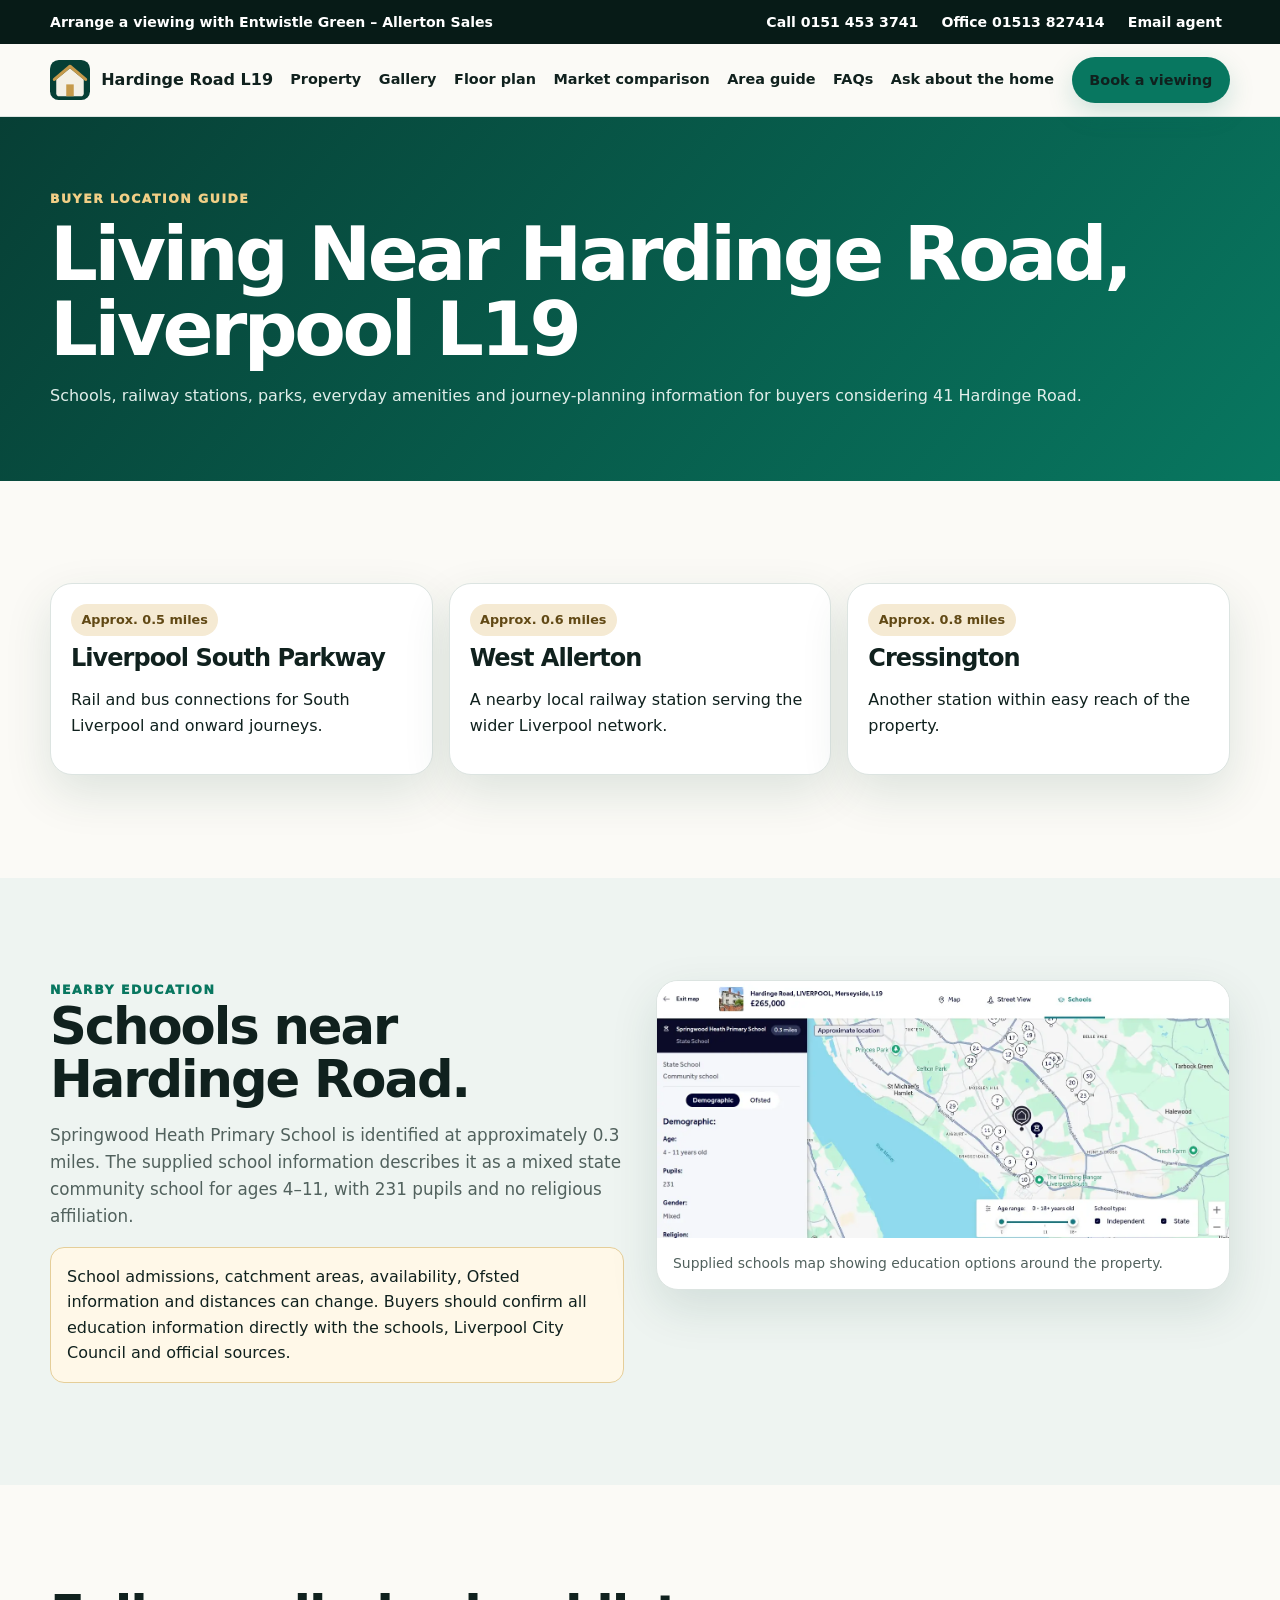
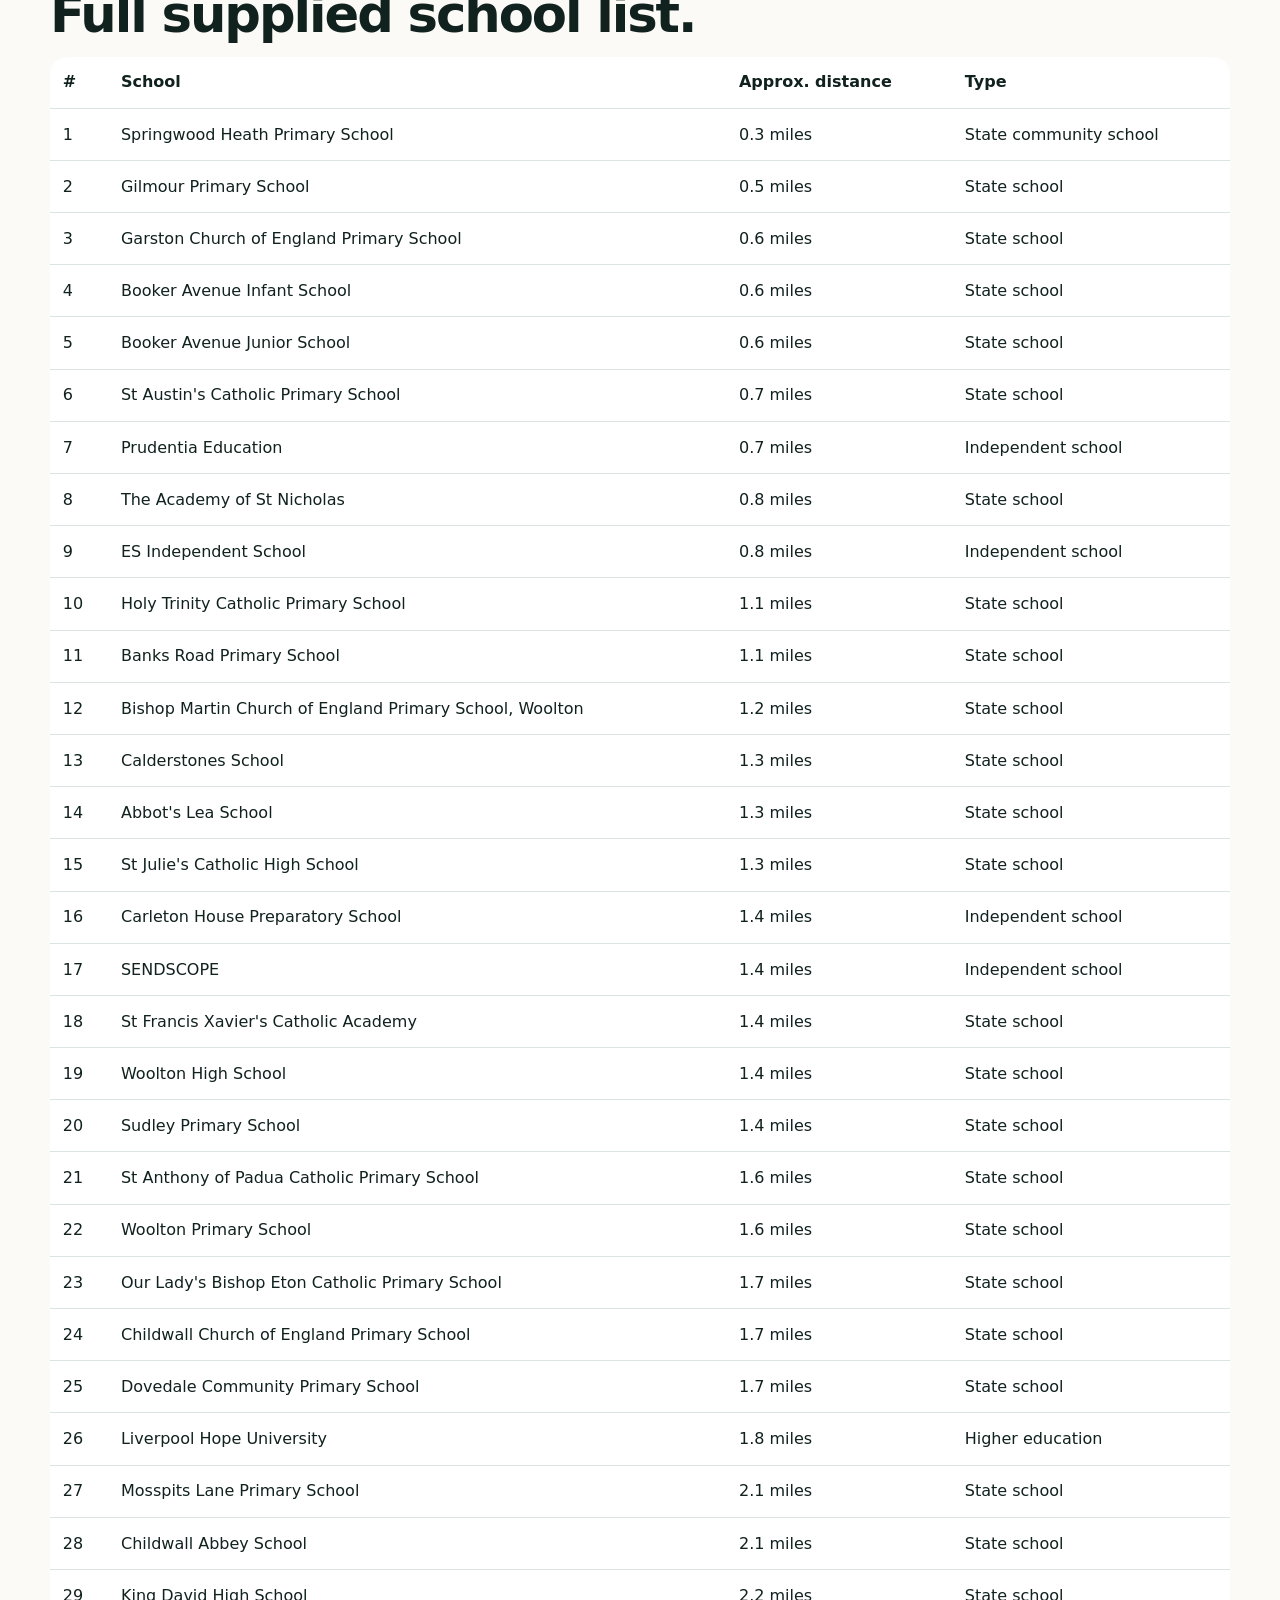
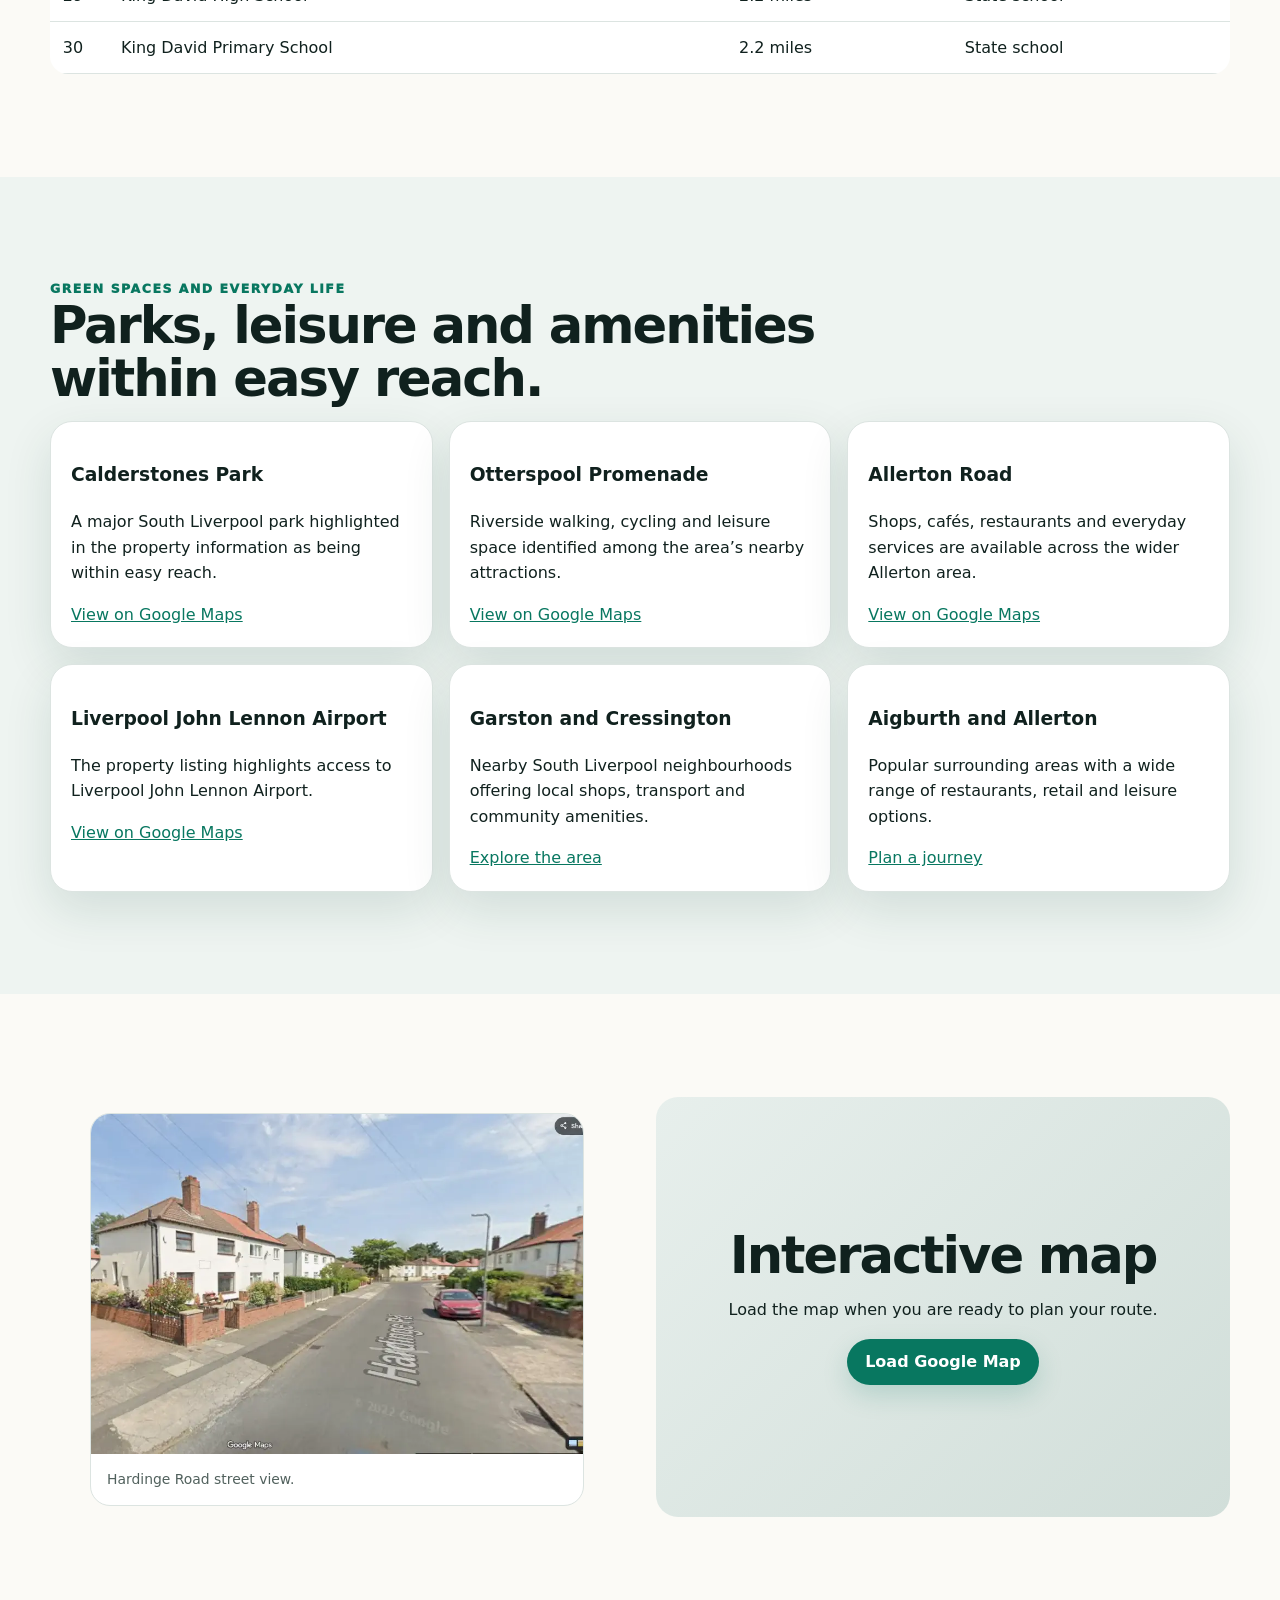
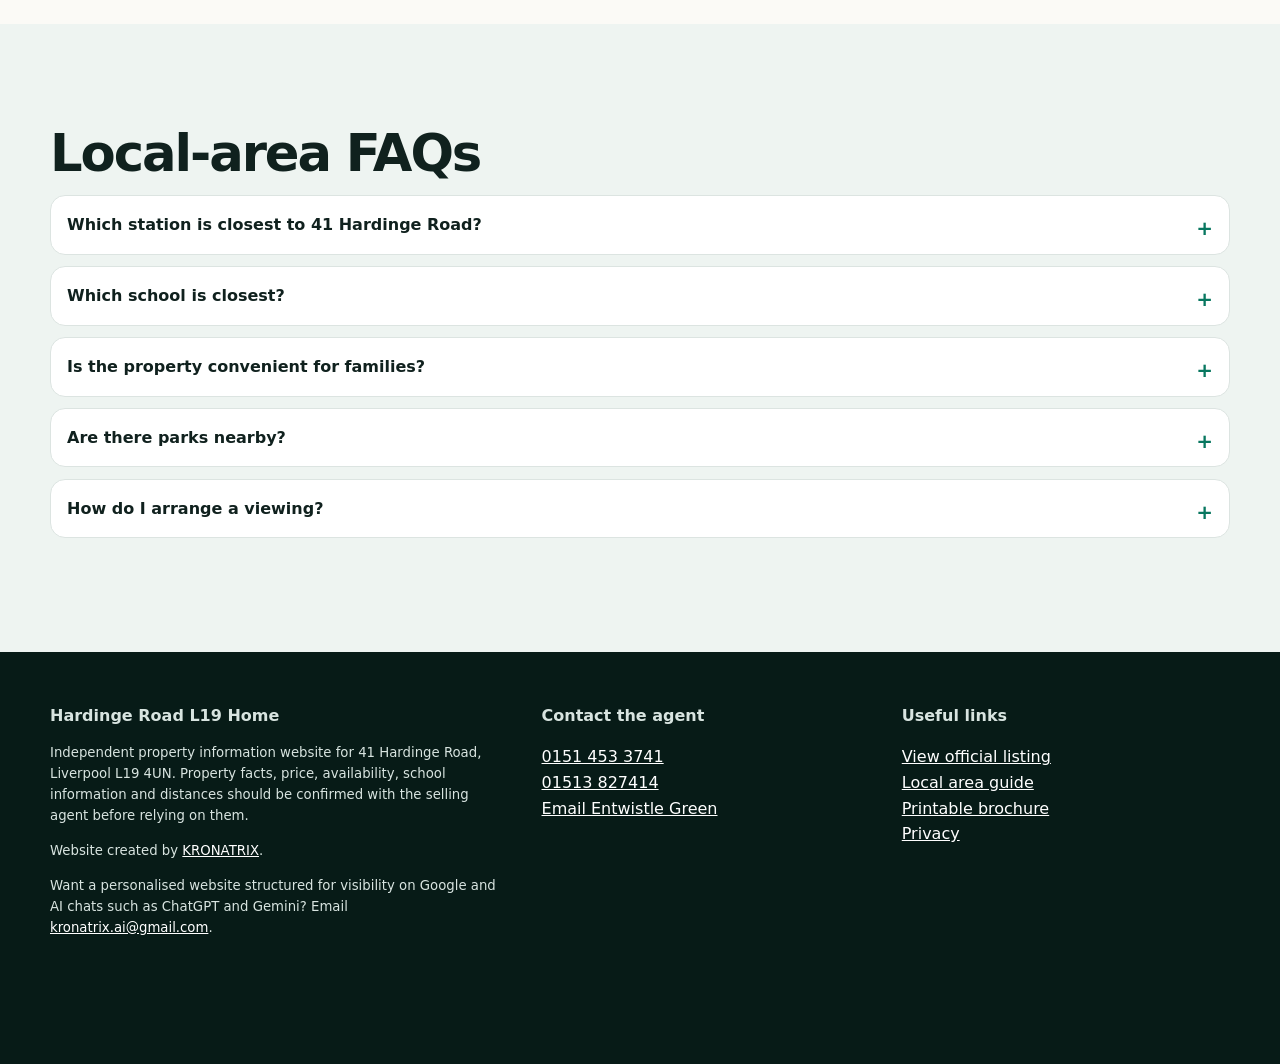
<file: area-guide.html>
<!doctype html>
<html lang="en-GB"><head>
<!-- Google tag (gtag.js) -->
<script async="" src="https://www.googletagmanager.com/gtag/js?id=G-SX42GHNLTR"></script>
<script>
  window.dataLayer = window.dataLayer || [];
  function gtag(){dataLayer.push(arguments);}
  gtag('js', new Date());

  gtag('config', 'G-SX42GHNLTR');
</script>
<meta charset="utf-8"/><meta content="width=device-width,initial-scale=1,viewport-fit=cover" name="viewport"/><title>Living Near Hardinge Road Liverpool L19 | Schools, Stations &amp; Amenities</title><meta content="Explore nearby railway stations, schools, parks and amenities when considering the three-bedroom house for sale at 41 Hardinge Road, Liverpool L19 4UN." name="description"/><meta content="index,follow,max-image-preview:large,max-snippet:-1,max-video-preview:-1" name="robots"/><link href="https://hardinge-road-l19.github.io/hardinge-road-l19/area-guide.html" rel="canonical"/><link href="favicon.svg" rel="icon" type="image/svg+xml"/><meta content="#063f35" name="theme-color"/><style>:root{--ink:#10211e;--muted:#51615d;--paper:#fbfaf6;--white:#fff;--green:#087760;--deep:#063f35;--gold:#d1a653;--gold2:#f5ead3;--line:#dce4e1;--shadow:0 18px 48px rgba(6,63,53,.12);--radius:22px;--max:1180px}*{box-sizing:border-box}html{scroll-behavior:smooth;scroll-padding-top:132px}body{margin:0;background:var(--paper);color:var(--ink);font-family:Inter,ui-sans-serif,system-ui,-apple-system,BlinkMacSystemFont,"Segoe UI",sans-serif;line-height:1.6}img,video{max-width:100%}a{color:var(--green)}button,input,textarea,select{font:inherit}.container{width:min(var(--max),calc(100% - 2rem));margin:auto}.skip{position:fixed;left:1rem;top:-80px;z-index:999;background:#fff;color:#000;padding:.8rem 1rem;border-radius:10px}.skip:focus{top:1rem}.contact-strip{background:#071b17;color:#fff;font-size:.88rem}.contact-inner{min-height:44px;display:flex;align-items:center;justify-content:space-between;gap:1rem}.contact-actions{display:flex;align-items:center;gap:.45rem;flex-wrap:wrap}.contact-strip a{color:#fff;text-decoration:none;font-weight:800;padding:.35rem .5rem;border-radius:8px}.contact-strip a:hover,.contact-strip a:focus-visible{background:rgba(255,255,255,.12)}.site-header{position:sticky;top:0;z-index:70;background:rgba(251,250,246,.96);backdrop-filter:blur(12px);border-bottom:1px solid var(--line)}.nav{height:72px;display:flex;align-items:center;justify-content:space-between;gap:1rem}.brand{display:flex;align-items:center;gap:.7rem;color:var(--ink);font-weight:900;text-decoration:none;white-space:nowrap}.brand img{width:40px;height:40px}.nav-links{display:flex;align-items:center;gap:1.1rem}.nav-links a{color:var(--ink);text-decoration:none;font-weight:800;font-size:.9rem}.menu-toggle{display:none;border:0;background:#fff;width:44px;height:44px;border-radius:12px;cursor:pointer}.btn{display:inline-flex;align-items:center;justify-content:center;min-height:46px;padding:.75rem 1.05rem;border:1px solid transparent;border-radius:999px;background:var(--green);color:#fff;text-decoration:none;font-weight:900;line-height:1.15;cursor:pointer;box-shadow:0 10px 26px rgba(8,119,96,.18)}.btn:hover{background:#066550;transform:translateY(-1px)}.btn:focus-visible,a:focus-visible,button:focus-visible,summary:focus-visible{outline:3px solid #f6c863;outline-offset:3px}.btn.secondary{background:#fff;color:var(--deep);border-color:var(--line);box-shadow:none}.btn.gold{background:var(--gold);color:#14211f}.eyebrow{font-size:.78rem;font-weight:950;letter-spacing:.12em;text-transform:uppercase;color:#f1cf86}.hero{background:var(--deep);color:#fff;position:relative;overflow:hidden}.hero-grid{min-height:660px;display:grid;grid-template-columns:1.03fr .97fr;align-items:stretch}.hero-copy{padding:clamp(3rem,7vw,6rem) clamp(1rem,4vw,4rem) 3rem max(1rem,calc((100vw - var(--max))/2));display:flex;flex-direction:column;justify-content:center}.hero-image{position:relative;min-height:660px}.hero-image picture,.hero-image img{display:block;width:100%;height:100%}.hero-image img{object-fit:cover;object-position:44% center}.hero h1{font-size:clamp(2.8rem,5.2vw,5.35rem);line-height:.98;letter-spacing:-.055em;margin:.8rem 0 1rem;max-width:780px}.hero .lead{font-size:clamp(1rem,1.5vw,1.25rem);color:#e4efec;max-width:62ch;margin:0 0 1.25rem}.badges{display:flex;flex-wrap:wrap;gap:.55rem;margin-bottom:.8rem}.badge{border:1px solid rgba(255,255,255,.38);border-radius:999px;padding:.38rem .65rem;font-weight:850;font-size:.78rem;background:rgba(255,255,255,.08)}.hero-price{font-size:clamp(2rem,4vw,3.3rem);font-weight:950;color:#f2cf82;line-height:1.05;margin:.3rem 0 1.2rem}.hero-actions{display:flex;flex-wrap:wrap;gap:.7rem}.hero-contact{margin-top:1.2rem;font-size:.9rem;color:#d9e5e1}.hero-contact a{color:#fff}.facts{background:#fff;border-bottom:1px solid var(--line)}.fact-grid{display:grid;grid-template-columns:repeat(6,1fr)}.fact{padding:1.3rem;text-align:center;border-right:1px solid var(--line)}.fact:last-child{border-right:0}.fact strong{display:block;font-size:1.25rem}.fact span{font-size:.78rem;color:var(--muted);text-transform:uppercase;letter-spacing:.06em;font-weight:800}.section{padding:clamp(4rem,8vw,7.5rem) 0}.section.alt{background:#eef4f1}.section.gold{background:var(--gold2)}.section h2{font-size:clamp(2rem,4vw,3.65rem);letter-spacing:-.04em;line-height:1.03;margin:0 0 1rem;max-width:850px}.section-intro{max-width:760px;color:var(--muted);font-size:1.05rem}.grid-2{display:grid;grid-template-columns:1fr 1fr;gap:2rem;align-items:start}.card{background:#fff;border:1px solid var(--line);border-radius:var(--radius);box-shadow:var(--shadow)}.feature-card{padding:1.4rem}.check-grid{display:grid;grid-template-columns:1fr 1fr;gap:.8rem 1.3rem;margin:1.4rem 0 0;padding:0;list-style:none}.check-grid li{position:relative;padding-left:1.7rem}.check-grid li:before{content:"✓";position:absolute;left:0;color:var(--green);font-weight:950}.conversion-panel{background:linear-gradient(130deg,#073f35,#07846a);color:#fff;padding:clamp(1.6rem,4vw,3rem);border-radius:28px;box-shadow:var(--shadow)}.conversion-panel h2{color:#fff}.conversion-panel p{color:#e6f1ee}.gallery{display:grid;grid-template-columns:2fr 1fr 1fr;grid-auto-rows:235px;gap:.8rem}.gallery button{padding:0;border:0;border-radius:18px;overflow:hidden;cursor:pointer;background:#d9e1de;position:relative}.gallery button:first-child{grid-row:span 2}.gallery button:nth-child(6){grid-column:span 2}.gallery img{width:100%;height:100%;object-fit:cover;display:block;transition:transform .35s ease}.gallery button:hover img{transform:scale(1.025)}.gallery button:after{content:"View";position:absolute;right:.7rem;bottom:.7rem;background:rgba(0,0,0,.67);color:#fff;padding:.35rem .65rem;border-radius:999px;font-size:.75rem;font-weight:900}.lightbox{display:none;position:fixed;inset:0;z-index:120;background:rgba(2,14,12,.96);padding:1rem;place-items:center}.lightbox.open{display:grid}.lightbox figure{margin:0;text-align:center}.lightbox img{max-width:94vw;max-height:82vh;border-radius:14px}.lightbox figcaption{color:#fff;margin-top:.7rem;font-weight:800}.lightbox button{position:absolute;width:48px;height:48px;border:0;border-radius:50%;background:rgba(255,255,255,.14);color:#fff;font-size:1.5rem;cursor:pointer}.lb-close{top:1rem;right:1rem}.lb-prev{left:1rem;top:50%}.lb-next{right:1rem;top:50%}.floor-grid{display:grid;grid-template-columns:1.25fr .75fr;gap:2rem;align-items:center}.floor-img{padding:1rem;background:#fff;border:1px solid var(--line);border-radius:var(--radius)}.floor-img img{width:100%;height:auto;display:block;object-fit:contain}.rooms{display:grid;gap:.75rem}.room{padding:1rem 1.1rem;background:#fff;border:1px solid var(--line);border-radius:15px}.room strong{display:block}.room span{color:var(--muted)}.market-track{display:grid;grid-auto-flow:column;grid-auto-columns:minmax(275px,320px);gap:1rem;overflow-x:auto;scroll-snap-type:x mandatory;padding:.8rem .2rem 1.4rem;overscroll-behavior-inline:contain}.market-card{scroll-snap-align:start;background:#fff;border:1px solid var(--line);border-radius:18px;overflow:hidden;text-decoration:none;color:var(--ink);box-shadow:0 10px 26px rgba(16,33,30,.07);display:grid;grid-template-rows:270px auto}.market-media{display:grid;place-items:center;background:#fff;padding:.35rem}.market-card img{display:block;width:100%;height:100%;object-fit:contain}.market-copy{padding:1rem}.market-copy strong{display:block;font-size:1.4rem}.market-copy span{color:var(--muted)}.market-card:hover{outline:3px solid rgba(209,166,83,.45)}.value-box{margin-top:1.2rem;padding:clamp(1.4rem,4vw,2.5rem);border:1px solid #dfc78f;background:#fff8e8;border-radius:24px;display:grid;grid-template-columns:1fr auto;gap:1.5rem;align-items:center}.affordability{display:grid;grid-template-columns:1.2fr repeat(4,1fr);gap:1rem;align-items:stretch}.payment-main{background:var(--deep);color:#fff;padding:1.6rem;border-radius:20px}.payment-main strong{font-size:2.5rem;display:block;color:#f2cf82}.payment-item{background:#fff;padding:1.2rem;border:1px solid var(--line);border-radius:18px}.payment-item span{display:block;color:var(--muted);font-size:.82rem}.payment-item strong{font-size:1.25rem}.small{font-size:.83rem;color:var(--muted)}.location-media{display:grid;grid-template-columns:1.1fr .9fr;gap:1.2rem}.video-card,.street-card{background:#fff;border:1px solid var(--line);border-radius:20px;overflow:hidden}.video-card video{display:block;width:100%;aspect-ratio:16/9;background:#071b17;object-fit:cover}.street-card img{display:block;width:100%;height:100%;min-height:340px;object-fit:cover}.caption{padding:.9rem 1rem;color:var(--muted);font-size:.87rem}.station-grid,.school-grid,.amenity-grid{display:grid;grid-template-columns:repeat(3,1fr);gap:1rem}.info-card{padding:1.25rem}.distance{display:inline-block;background:var(--gold2);color:#614915;border-radius:999px;padding:.35rem .65rem;font-weight:900;font-size:.8rem;margin-bottom:.65rem}.map-box{min-height:420px;display:grid;place-items:center;background:linear-gradient(135deg,#e7efec,#d1ded9);border-radius:22px;text-align:center;padding:2rem}.map-box iframe{width:100%;height:420px;border:0;border-radius:22px}.faq details{background:#fff;border:1px solid var(--line);border-radius:15px;margin:.7rem 0;padding:0 1rem}.faq summary{cursor:pointer;font-weight:900;padding:1rem 2rem 1rem 0;position:relative;list-style:none}.faq summary::-webkit-details-marker{display:none}.faq summary:after{content:"+";position:absolute;right:0;color:var(--green);font-size:1.25rem}.faq details[open] summary:after{content:"–"}.faq p{color:var(--muted);padding:0 0 1rem;margin:0}.status{display:grid;grid-template-columns:repeat(4,1fr);gap:1rem}.status div{background:#fff;border:1px solid var(--line);border-radius:15px;padding:1.1rem}.status span{display:block;color:var(--muted);text-transform:uppercase;font-size:.72rem;font-weight:850;letter-spacing:.07em}.final-cta{padding:clamp(2rem,6vw,5rem);background:#082a23;color:#fff;border-radius:30px;text-align:center}.final-cta h2{color:#fff;margin-inline:auto}.final-cta p{color:#dbe8e4;max-width:720px;margin:0 auto 1.2rem}.footer{background:#071b17;color:#d8e4e0;padding:3.2rem 0 7rem}.footer-grid{display:grid;grid-template-columns:1.4fr 1fr 1fr;gap:2rem}.footer a{color:#fff}.footer .small{color:#d8e4e0}.mobile-cta{display:none;position:fixed;z-index:80;bottom:0;left:0;right:0;padding:.6rem .7rem;background:#fff;border-top:1px solid var(--line);box-shadow:0 -8px 25px rgba(0,0,0,.08);gap:.5rem}.mobile-cta .btn{flex:1;padding:.7rem .6rem;font-size:.82rem}.page-hero{padding:4.5rem 0 3.5rem;background:linear-gradient(130deg,#073f35,#087760);color:#fff}.page-hero h1{font-size:clamp(2.5rem,6vw,4.7rem);line-height:1;letter-spacing:-.045em;margin:.5rem 0}.page-hero p{color:#e0eeea}.school-table{width:100%;border-collapse:collapse;background:#fff;border-radius:18px;overflow:hidden}.school-table th,.school-table td{text-align:left;padding:.8rem;border-bottom:1px solid var(--line)}.table-wrap{overflow-x:auto}.notice{background:#fff8e8;border:1px solid #e5ce99;padding:1rem;border-radius:14px}.print-only{display:none} @media(max-width:1000px){.nav-links{display:none;position:absolute;top:72px;left:0;right:0;background:#fff;padding:1rem;flex-direction:column;align-items:flex-start;border-bottom:1px solid var(--line)}.nav-links.open{display:flex}.menu-toggle{display:block}.hero-grid{grid-template-columns:1fr}.hero-image{min-height:460px;order:-1}.hero-copy{padding:3rem max(1rem,calc((100vw - var(--max))/2)) 3.5rem}.fact-grid{grid-template-columns:repeat(3,1fr)}.fact:nth-child(3){border-right:0}.grid-2,.floor-grid,.location-media{grid-template-columns:1fr}.gallery{grid-template-columns:1fr 1fr}.gallery button:first-child{grid-row:auto;grid-column:span 2}.gallery button:nth-child(6){grid-column:auto}.affordability{grid-template-columns:1fr 1fr}.payment-main{grid-column:span 2}.station-grid,.school-grid,.amenity-grid{grid-template-columns:1fr 1fr}.footer-grid{grid-template-columns:1fr 1fr}.status{grid-template-columns:1fr 1fr}} @media(max-width:680px){html{scroll-padding-top:112px}.container{width:min(100% - 1.1rem,var(--max))}.contact-inner{min-height:48px}.contact-label,.agent-office{display:none}.contact-actions{width:100%;display:grid;grid-template-columns:1fr 1fr}.contact-strip a{text-align:center;background:rgba(255,255,255,.1);padding:.55rem .3rem}.nav{height:64px}.brand span{font-size:.92rem}.brand img{width:36px;height:36px}.hero-grid{min-height:0}.hero-image{min-height:0;height:auto;background:#d8e3df}.hero-image picture,.hero-image img{height:auto}.hero-image img{aspect-ratio:4/3;object-fit:cover;object-position:center}.hero-copy{padding:1.5rem 1rem 2rem}.hero h1{font-size:clamp(2.25rem,11vw,3.5rem);line-height:1.01;margin:.55rem 0 .8rem}.hero .lead{font-size:.98rem}.hero-price{font-size:2rem}.badges{margin-bottom:.35rem}.badge{font-size:.7rem;padding:.3rem .5rem}.hero-actions{display:grid;grid-template-columns:1fr 1fr}.hero-actions .btn:first-child{grid-column:span 2}.hero-contact{font-size:.82rem}.fact-grid{grid-template-columns:repeat(2,1fr)}.fact{padding:1rem .5rem;border-bottom:1px solid var(--line)}.fact:nth-child(2n){border-right:0}.fact:nth-child(3){border-right:1px solid var(--line)}.section{padding:3.8rem 0}.check-grid{grid-template-columns:1fr}.gallery{grid-template-columns:1fr;grid-auto-rows:230px}.gallery button:first-child{grid-column:auto}.market-track{grid-auto-columns:88vw}.market-card{grid-template-rows:245px auto}.value-box{grid-template-columns:1fr}.affordability{grid-template-columns:1fr 1fr}.payment-main{grid-column:span 2}.station-grid,.school-grid,.amenity-grid,.status,.footer-grid{grid-template-columns:1fr}.map-box{min-height:340px}.map-box iframe{height:340px}.street-card img{min-height:250px}.mobile-cta{display:flex}.footer{padding-bottom:7rem}.footer-grid{gap:1.2rem}.lightbox img{max-height:74vh}.lb-prev{left:.35rem}.lb-next{right:.35rem}} @media(max-width:380px){.hero-actions{grid-template-columns:1fr}.hero-actions .btn:first-child{grid-column:auto}.affordability{grid-template-columns:1fr}.payment-main{grid-column:auto}.mobile-cta .btn{font-size:.76rem;padding:.65rem .4rem}} @media print{.contact-strip,.site-header,.mobile-cta,.btn,.market-track,.footer,.hero-actions,.share-row{display:none!important}.hero{background:#fff;color:#000}.hero-grid{display:block}.hero-image{height:300px;min-height:0}.hero-copy{color:#000;padding:1rem 0}.hero h1,.hero .lead{color:#000}.section{padding:1.2rem 0}.print-only{display:block}.card{box-shadow:none}} body{overflow-x:hidden}.sr-only{position:absolute!important;width:1px!important;height:1px!important;padding:0!important;margin:-1px!important;overflow:hidden!important;clip:rect(0,0,0,0)!important;white-space:nowrap!important;border:0!important}.market-track{grid-auto-columns:minmax(280px,340px);align-items:stretch}.market-card{display:block;position:relative;grid-template-rows:none;min-height:0}.market-media{padding:.45rem;min-height:300px}.market-card img{width:100%;height:100%;max-height:340px;object-fit:contain}.market-card:after{content:"Open current Rightmove search ↗";display:block;padding:.8rem 1rem;color:var(--deep);font-size:.82rem;font-weight:900;border-top:1px solid var(--line);background:#fff}.property-search{padding:1rem 0;background:#fff;border-bottom:1px solid var(--line)}.ask-box{background:#fff;border:1px solid var(--line);border-radius:20px;box-shadow:0 10px 30px rgba(6,63,53,.08);overflow:hidden}.ask-box>summary{min-height:58px;display:flex;align-items:center;gap:.7rem;padding:.85rem 1rem;cursor:pointer;font-weight:950;list-style:none;color:var(--deep)}.ask-box>summary::-webkit-details-marker{display:none}.ask-box>summary:before{content:"?";display:grid;place-items:center;width:34px;height:34px;border-radius:50%;background:var(--gold2);color:#614915;font-weight:950}.ask-box>summary:after{content:"Open";margin-left:auto;font-size:.78rem;color:var(--green)}.ask-box[open]>summary:after{content:"Hide"}.ask-content{padding:0 1rem 1rem;border-top:1px solid var(--line)}.ask-intro{margin:.9rem 0;color:var(--muted)}.ask-form{display:grid;grid-template-columns:1fr auto;gap:.65rem}.ask-form input{min-height:50px;width:100%;border:2px solid #bacac5;border-radius:999px;padding:.75rem 1rem;font-size:16px;color:var(--ink);background:#fff}.ask-form input:focus{outline:3px solid #f6c863;outline-offset:2px;border-color:var(--green)}.ask-suggestions{display:flex;gap:.5rem;flex-wrap:wrap;margin:.8rem 0}.ask-chip{min-height:40px;padding:.5rem .75rem;border:1px solid var(--line);border-radius:999px;background:#f5f8f7;color:var(--deep);font-weight:800;cursor:pointer}.ask-chip:hover{background:var(--gold2)}.ask-result{min-height:0;margin-top:.8rem;padding:0}.ask-result.has-answer{padding:1rem;border:1px solid #bdd6ce;border-radius:15px;background:#eef7f4}.ask-result strong{display:block;margin-bottom:.25rem}.ask-result p{margin:.2rem 0}.ask-result a{font-weight:900}.video-placeholder{aspect-ratio:16/9;display:grid;place-items:center;padding:1.2rem;background:linear-gradient(135deg,#072a24,#0b6655);color:#fff;text-align:center}.video-placeholder p{max-width:42ch}.video-placeholder .btn{background:var(--gold);color:#14211f}.video-card video{display:block;width:100%;aspect-ratio:16/9;background:#071b17;object-fit:cover}.hero-image img{background:#d8e3df}.section[id]{scroll-margin-top:130px}@media(max-width:680px){.market-track{grid-auto-columns:86vw}.market-media{min-height:250px}.market-card img{max-height:300px}.ask-form{grid-template-columns:1fr}.ask-form .btn{width:100%}.property-search{padding:.65rem 0}.ask-box>summary{font-size:.92rem}.section[id]{scroll-margin-top:112px}}@media(prefers-reduced-motion:reduce){html{scroll-behavior:auto}*,*:before,*:after{scroll-behavior:auto!important;transition:none!important;animation:none!important}}</style><script type="application/ld+json">{"@context":"https://schema.org","@type":"WebPage","name":"Living Near Hardinge Road Liverpool L19: Schools, Stations, Parks and Amenities","url":"https://hardinge-road-l19.github.io/hardinge-road-l19/area-guide.html","description":"Local area guide for buyers considering 41 Hardinge Road, Liverpool L19 4UN, including nearby stations, schools, parks and amenities.","isPartOf":{"@id":"https://hardinge-road-l19.github.io/hardinge-road-l19/#website"},"about":{"@id":"https://hardinge-road-l19.github.io/hardinge-road-l19/#house"}}</script></head><body><a class="skip" href="#main">Skip to area guide</a><div class="contact-strip"><div class="container contact-inner"><strong class="contact-label">Arrange a viewing with Entwistle Green – Allerton Sales</strong><div class="contact-actions"><a data-track="phone_click" href="tel:01514533741">Call 0151 453 3741</a><a class="agent-office" data-track="phone_click" href="tel:01513827414">Office 01513 827414</a><a data-track="email_agent_click" href="https://www.zoopla.co.uk/for-sale/details/contact/73832980/" rel="noopener noreferrer" target="_blank">Email agent</a></div></div></div><header class="site-header"><div class="container nav"><a class="brand" href="./"><img alt="" height="40" src="favicon.svg" width="40"/><span>Hardinge Road L19</span></a><button aria-expanded="false" aria-label="Open navigation" class="menu-toggle" id="menuToggle">☰</button><nav aria-label="Main navigation" class="nav-links" id="navLinks"><a href="./#property">Property</a><a href="./#gallery">Gallery</a><a href="./#floor-plan">Floor plan</a><a href="./#comparison">Market comparison</a><a href="area-guide.html">Area guide</a><a href="./#faqs">FAQs</a><a href="index.html#ask-property">Ask about the home</a><a class="btn" data-track="book_viewing_click" href="tel:01514533741">Book a viewing</a></nav></div></header><main id="main"><section class="page-hero"><div class="container"><div class="eyebrow">Buyer location guide</div><h1>Living Near Hardinge Road, Liverpool L19</h1><p>Schools, railway stations, parks, everyday amenities and journey-planning information for buyers considering 41 Hardinge Road.</p></div></section><section class="section"><div class="container"><div class="station-grid"><article class="card info-card"><span class="distance">Approx. 0.5 miles</span><h2 style="font-size:1.5rem">Liverpool South Parkway</h2><p>Rail and bus connections for South Liverpool and onward journeys.</p></article><article class="card info-card"><span class="distance">Approx. 0.6 miles</span><h2 style="font-size:1.5rem">West Allerton</h2><p>A nearby local railway station serving the wider Liverpool network.</p></article><article class="card info-card"><span class="distance">Approx. 0.8 miles</span><h2 style="font-size:1.5rem">Cressington</h2><p>Another station within easy reach of the property.</p></article></div></div></section><section class="section alt" id="schools"><div class="container grid-2"><div><div class="eyebrow" style="color:var(--green)">Nearby education</div><h2>Schools near Hardinge Road.</h2><p class="section-intro">Springwood Heath Primary School is identified at approximately 0.3 miles. The supplied school information describes it as a mixed state community school for ages 4–11, with 231 pupils and no religious affiliation.</p><div class="notice">School admissions, catchment areas, availability, Ofsted information and distances can change. Buyers should confirm all education information directly with the schools, Liverpool City Council and official sources.</div></div><figure class="card" style="overflow:hidden;margin:0"><img alt="Map showing schools around Hardinge Road, Liverpool L19" decoding="async" height="612" loading="lazy" src="nearby-schools-map-liverpool-l19.webp" style="display:block;width:100%;height:100%;object-fit:contain" width="1363"/><figcaption class="caption">Supplied schools map showing education options around the property.</figcaption></figure></div></section><section class="section"><div class="container"><h2>Full supplied school list.</h2><div class="table-wrap"><table class="school-table"><thead><tr><th>#</th><th>School</th><th>Approx. distance</th><th>Type</th></tr></thead><tbody><tr><td>1</td><td>Springwood Heath Primary School</td><td>0.3 miles</td><td>State community school</td></tr><tr><td>2</td><td>Gilmour Primary School</td><td>0.5 miles</td><td>State school</td></tr><tr><td>3</td><td>Garston Church of England Primary School</td><td>0.6 miles</td><td>State school</td></tr><tr><td>4</td><td>Booker Avenue Infant School</td><td>0.6 miles</td><td>State school</td></tr><tr><td>5</td><td>Booker Avenue Junior School</td><td>0.6 miles</td><td>State school</td></tr><tr><td>6</td><td>St Austin's Catholic Primary School</td><td>0.7 miles</td><td>State school</td></tr><tr><td>7</td><td>Prudentia Education</td><td>0.7 miles</td><td>Independent school</td></tr><tr><td>8</td><td>The Academy of St Nicholas</td><td>0.8 miles</td><td>State school</td></tr><tr><td>9</td><td>ES Independent School</td><td>0.8 miles</td><td>Independent school</td></tr><tr><td>10</td><td>Holy Trinity Catholic Primary School</td><td>1.1 miles</td><td>State school</td></tr><tr><td>11</td><td>Banks Road Primary School</td><td>1.1 miles</td><td>State school</td></tr><tr><td>12</td><td>Bishop Martin Church of England Primary School, Woolton</td><td>1.2 miles</td><td>State school</td></tr><tr><td>13</td><td>Calderstones School</td><td>1.3 miles</td><td>State school</td></tr><tr><td>14</td><td>Abbot's Lea School</td><td>1.3 miles</td><td>State school</td></tr><tr><td>15</td><td>St Julie's Catholic High School</td><td>1.3 miles</td><td>State school</td></tr><tr><td>16</td><td>Carleton House Preparatory School</td><td>1.4 miles</td><td>Independent school</td></tr><tr><td>17</td><td>SENDSCOPE</td><td>1.4 miles</td><td>Independent school</td></tr><tr><td>18</td><td>St Francis Xavier's Catholic Academy</td><td>1.4 miles</td><td>State school</td></tr><tr><td>19</td><td>Woolton High School</td><td>1.4 miles</td><td>State school</td></tr><tr><td>20</td><td>Sudley Primary School</td><td>1.4 miles</td><td>State school</td></tr><tr><td>21</td><td>St Anthony of Padua Catholic Primary School</td><td>1.6 miles</td><td>State school</td></tr><tr><td>22</td><td>Woolton Primary School</td><td>1.6 miles</td><td>State school</td></tr><tr><td>23</td><td>Our Lady's Bishop Eton Catholic Primary School</td><td>1.7 miles</td><td>State school</td></tr><tr><td>24</td><td>Childwall Church of England Primary School</td><td>1.7 miles</td><td>State school</td></tr><tr><td>25</td><td>Dovedale Community Primary School</td><td>1.7 miles</td><td>State school</td></tr><tr><td>26</td><td>Liverpool Hope University</td><td>1.8 miles</td><td>Higher education</td></tr><tr><td>27</td><td>Mosspits Lane Primary School</td><td>2.1 miles</td><td>State school</td></tr><tr><td>28</td><td>Childwall Abbey School</td><td>2.1 miles</td><td>State school</td></tr><tr><td>29</td><td>King David High School</td><td>2.2 miles</td><td>State school</td></tr><tr><td>30</td><td>King David Primary School</td><td>2.2 miles</td><td>State school</td></tr></tbody></table></div></div></section><section class="section alt"><div class="container"><div class="eyebrow" style="color:var(--green)">Green spaces and everyday life</div><h2>Parks, leisure and amenities within easy reach.</h2><div class="amenity-grid"><article class="card info-card"><h3>Calderstones Park</h3><p>A major South Liverpool park highlighted in the property information as being within easy reach.</p><a href="https://www.google.com/maps/search/?api=1&amp;query=Calderstones+Park+Liverpool" rel="noopener noreferrer" target="_blank">View on Google Maps</a></article><article class="card info-card"><h3>Otterspool Promenade</h3><p>Riverside walking, cycling and leisure space identified among the area’s nearby attractions.</p><a href="https://www.google.com/maps/search/?api=1&amp;query=Otterspool+Promenade+Liverpool" rel="noopener noreferrer" target="_blank">View on Google Maps</a></article><article class="card info-card"><h3>Allerton Road</h3><p>Shops, cafés, restaurants and everyday services are available across the wider Allerton area.</p><a href="https://www.google.com/maps/search/?api=1&amp;query=Allerton+Road+Liverpool" rel="noopener noreferrer" target="_blank">View on Google Maps</a></article><article class="card info-card"><h3>Liverpool John Lennon Airport</h3><p>The property listing highlights access to Liverpool John Lennon Airport.</p><a href="https://www.google.com/maps/search/?api=1&amp;query=Liverpool+John+Lennon+Airport" rel="noopener noreferrer" target="_blank">View on Google Maps</a></article><article class="card info-card"><h3>Garston and Cressington</h3><p>Nearby South Liverpool neighbourhoods offering local shops, transport and community amenities.</p><a href="https://www.google.com/maps/search/?api=1&amp;query=41+Hardinge+Road+Liverpool+L19+4UN" rel="noopener noreferrer" target="_blank">Explore the area</a></article><article class="card info-card"><h3>Aigburth and Allerton</h3><p>Popular surrounding areas with a wide range of restaurants, retail and leisure options.</p><a href="https://www.google.com/maps/search/?api=1&amp;query=41+Hardinge+Road+Liverpool+L19+4UN" rel="noopener noreferrer" target="_blank">Plan a journey</a></article></div></div></section><section class="section"><div class="container"><div class="grid-2"><figure class="street-card"><img alt="Street View of Hardinge Road in Liverpool L19" decoding="async" height="621" loading="lazy" src="hardinge-road-street-view.webp" width="1045"/><figcaption class="caption">Hardinge Road street view.</figcaption></figure><div class="map-box" id="mapBox"><div><h2>Interactive map</h2><p>Load the map when you are ready to plan your route.</p><button class="btn" id="loadMap">Load Google Map</button></div></div></div></div></section><section class="section alt"><div class="container faq"><h2>Local-area FAQs</h2><details><summary>Which station is closest to 41 Hardinge Road?</summary><p>The supplied information places Liverpool South Parkway approximately 0.5 miles away, West Allerton approximately 0.6 miles away and Cressington approximately 0.8 miles away.</p></details><details><summary>Which school is closest?</summary><p>The supplied school information identifies Springwood Heath Primary School at approximately 0.3 miles. Buyers should verify current routes and admissions information independently.</p></details><details><summary>Is the property convenient for families?</summary><p>The home has three bedrooms, two bathrooms, two reception rooms and a garden, with several schools and parks in the wider area. Each buyer should assess whether the home and location meet their family’s specific needs.</p></details><details><summary>Are there parks nearby?</summary><p>Calderstones Park and Otterspool Promenade are highlighted in the property information as attractions within easy reach.</p></details><details><summary>How do I arrange a viewing?</summary><p>Call Entwistle Green – Allerton Sales on 0151 453 3741 or use the Email agent button.</p></details></div></section></main><footer class="footer"><div class="container footer-grid"><div><strong>Hardinge Road L19 Home</strong><p class="small">Independent property information website for 41 Hardinge Road, Liverpool L19 4UN. Property facts, price, availability, school information and distances should be confirmed with the selling agent before relying on them.</p><p class="small">Website created by <a href="https://kronatrix.co.uk/" rel="noopener noreferrer" target="_blank">KRONATRIX</a>.</p><p class="small">Want a personalised website structured for visibility on Google and AI chats such as ChatGPT and Gemini? Email <a href="mailto:kronatrix.ai@gmail.com">kronatrix.ai@gmail.com</a>.</p></div><div><strong>Contact the agent</strong><p><a href="tel:01514533741">0151 453 3741</a><br/><a href="tel:01513827414">01513 827414</a><br/><a href="https://www.zoopla.co.uk/for-sale/details/contact/73832980/" rel="noopener noreferrer" target="_blank">Email Entwistle Green</a></p></div><div><strong>Useful links</strong><p><a href="https://www.rightmove.co.uk/properties/91415346#/?channel=RES_BUY" rel="noopener noreferrer" target="_blank">View official listing</a><br/><a href="area-guide.html">Local area guide</a><br/><a href="brochure.html">Printable brochure</a><br/><a href="privacy.html">Privacy</a></p></div></div></footer><div class="mobile-cta"><a class="btn secondary" data-track="phone_click" href="tel:01514533741">Call agent</a><a class="btn" data-track="email_agent_click" href="https://www.zoopla.co.uk/for-sale/details/contact/73832980/" rel="noopener noreferrer" target="_blank">Email agent</a></div><script>(()=>{"use strict";const q=(s,c=document)=>c.querySelector(s),qa=(s,c=document)=>[...c.querySelectorAll(s)],track=(n,p={})=>{if(typeof window.gtag==="function")window.gtag("event",n,p)};const menu=q("#menuToggle"),nav=q("#navLinks");if(menu&&nav){menu.addEventListener("click",()=>{const o=nav.classList.toggle("open");menu.setAttribute("aria-expanded",String(o))});nav.addEventListener("click",e=>{if(e.target.closest("a")){nav.classList.remove("open");menu.setAttribute("aria-expanded","false")}})}document.addEventListener("click",e=>{const el=e.target.closest("[data-track]");if(el)track(el.dataset.track,{link_text:(el.textContent||"").trim(),link_url:el.href||""})});const gallery=qa("[data-gallery]"),lb=q("#lightbox"),lbImg=q("#lightboxImage"),lbCap=q("#lightboxCaption");let idx=0,lastFocus=null;const open=i=>{if(!lb||!gallery.length)return;idx=i;const b=gallery[idx];lbImg.src=b.dataset.full;lbImg.alt=b.dataset.alt;lbCap.textContent=b.dataset.alt;lastFocus=b;lb.classList.add("open");lb.setAttribute("aria-hidden","false");document.body.style.overflow="hidden";q(".lb-close",lb).focus();track("gallery_open",{image_name:b.dataset.full})},close=()=>{if(!lb)return;lb.classList.remove("open");lb.setAttribute("aria-hidden","true");document.body.style.overflow="";lastFocus?.focus()};gallery.forEach((b,i)=>b.addEventListener("click",()=>open(i)));if(lb){q(".lb-close",lb)?.addEventListener("click",close);q(".lb-prev",lb)?.addEventListener("click",()=>open((idx-1+gallery.length)%gallery.length));q(".lb-next",lb)?.addEventListener("click",()=>open((idx+1)%gallery.length));lb.addEventListener("click",e=>{if(e.target===lb)close()});document.addEventListener("keydown",e=>{if(!lb.classList.contains("open"))return;if(e.key==="Escape")close();if(e.key==="ArrowLeft")open((idx-1+gallery.length)%gallery.length);if(e.key==="ArrowRight")open((idx+1)%gallery.length);if(e.key==="Tab"){const f=qa("button,[href]",lb);if(!f.length)return;const a=f[0],z=f[f.length-1];if(e.shiftKey&&document.activeElement===a){e.preventDefault();z.focus()}else if(!e.shiftKey&&document.activeElement===z){e.preventDefault();a.focus()}}})}q("#loadMap")?.addEventListener("click",()=>{q("#mapBox").innerHTML='<iframe title="Google Map showing 41 Hardinge Road, Liverpool L19 4UN" loading="lazy" referrerpolicy="no-referrer-when-downgrade" src="https://www.google.com/maps?q=41+Hardinge+Road+Liverpool+L19+4UN&output=embed"></iframe>';track("map_load")});q("#shareButton")?.addEventListener("click",async e=>{const b=e.currentTarget,d={title:document.title,text:"Three-bedroom semi-detached house for sale in Liverpool L19 — offers over £265,000.",url:location.href};try{if(navigator.share)await navigator.share(d);else{await navigator.clipboard.writeText(location.href);b.textContent="Link copied"}}catch(_){}track("share_click")});q("#playRoadVideo")?.addEventListener("click",()=>{const shell=q("#roadVideoShell");if(!shell)return;shell.innerHTML='<video id="roadVideo" controls autoplay playsinline preload="metadata" aria-label="Road-level video of Hardinge Road, Liverpool L19"><source src="hardinge-road-liverpool-l19-road-view.mp4" type="video/mp4">Your browser does not support HTML video.</video>';track("video_play",{video_title:"Hardinge Road road view"})},{once:true});const answers=[{p:/\b(price|cost|asking|how much|offers? over)\b/i,t:"Asking price",a:"The property is being marketed at offers over £265,000.",s:"#property"},{p:/\b(bed(room)?s?).*\b(bath(room)?s?|shower)\b|\b(bath(room)?s?|shower).*\b(bed(room)?s?)\b/i,t:"Bedrooms and bathrooms",a:"The house has three bedrooms and two bathrooms: a ground-floor shower room and a first-floor family bathroom.",s:"#facts"},{p:/\b(bed(room)?s?|sleeping rooms?)\b/i,t:"Bedrooms",a:"The house has three bedrooms.",s:"#facts"},{p:/\b(bath(room)?s?|shower|toilet|wc)\b/i,t:"Bathrooms",a:"There are two bathrooms: a ground-floor shower room and a first-floor family bathroom.",s:"#facts"},{p:/\b(freehold|tenure|leasehold)\b/i,t:"Tenure",a:"The property is being marketed as freehold.",s:"#facts"},{p:/\b(size|square feet|sq ft|square metres|m2|m²|floor area)\b/i,t:"Property size",a:"The supplied floor plan gives an approximate internal area of 96.6 m², or 1,040 sq ft.",s:"#floor-plan"},{p:/\b(garden|patio|outside|outdoor)\b/i,t:"Garden",a:"The home has a private rear garden with a paved patio and lawn.",s:"#gallery"},{p:/\b(reception|living room|dining room|lounge)\b/i,t:"Reception rooms",a:"The house has two separate reception rooms: a living room and a dining room.",s:"#facts"},{p:/\b(kitchen|cooking)\b/i,t:"Kitchen",a:"The property includes a fitted kitchen. View the gallery for the supplied kitchen photographs.",s:"#gallery"},{p:/\b(council tax|tax band|band b)\b/i,t:"Council Tax",a:"The supplied property information states Council Tax Band B. Confirm this with the selling agent or local authority.",s:"#property"},{p:/\b(station|train|rail|south parkway|west allerton|cressington|commut)\b/i,t:"Nearby railway stations",a:"Liverpool South Parkway is approximately 0.5 miles away, West Allerton approximately 0.6 miles and Cressington approximately 0.8 miles.",s:"#local-area"},{p:/\b(school|education|primary|secondary|academy)\b/i,t:"Nearby schools",a:"The supplied local information places Springwood Heath Primary School approximately 0.3 miles away, with other schools listed in the area guide. Admissions and catchments must be confirmed independently.",s:"area-guide.html#schools"},{p:/\b(view|viewing|visit|book|appointment|contact|phone|call|email|agent)\b/i,t:"Arrange a viewing",a:"Call 0151 453 3741, call Entwistle Green – Allerton Sales on 01513 827414, or use the Email agent button.",s:"#contact-agent"},{p:/\b(available|availability|sold|still for sale|market status)\b/i,t:"Current status",a:"The website currently records the property as available with viewings open. Confirm live availability with Entwistle Green before relying on it.",s:"#status"},{p:/\b(mortgage|monthly|repayment|deposit|interest|afford)\b/i,t:"Illustrative affordability",a:"The displayed illustration uses a £265,000 property price, £26,500 deposit, 5.33% interest and a 30-year term, producing an estimated £1,329 monthly repayment. It is not financial advice or a mortgage offer.",s:"#affordability"},{p:/\b(rent|rental|let)\b/i,t:"Sale, not rent",a:"The property is being marketed for sale, not rent.",s:"#faqs"},{p:/\b(parking|driveway|garage)\b/i,t:"Parking information",a:"Verified parking details are not stated clearly enough on this website. Please ask the selling agent before relying on an assumption from the photographs.",s:"#contact-agent"},{p:/\b(epc|energy rating|energy performance)\b/i,t:"EPC information",a:"A verified EPC rating is not currently stated on this website. Please request it from the selling agent.",s:"#contact-agent"},{p:/\b(should i buy|worth buying|good buy|good value|value for money|compare)\b/i,t:"Deciding whether to buy",a:"The verified facts are three bedrooms, two bathrooms, two reception rooms, freehold tenure, approximately 1,040 sq ft and a private garden at offers over £265,000. View the property, compare it with current alternatives, review the legal pack and survey, and obtain independent financial advice before deciding.",s:"#comparison"},{p:/\b(where|address|location|postcode|hardinge road)\b/i,t:"Location",a:"The property is at 41 Hardinge Road, Liverpool, Merseyside, L19 4UN.",s:"#map"}];const form=q("#propertyQuestionForm"),input=q("#propertyQuestion"),result=q("#propertyAnswer");const respond=value=>{const text=(value||"").trim();if(!result||!text)return;const hit=answers.find(x=>x.p.test(text));result.classList.add("has-answer");if(hit){result.innerHTML=`<strong>${hit.t}</strong><p>${hit.a}</p><p><a href="${hit.s}">View the supporting website section</a></p>`;track("property_question_answered",{question:text,answer_topic:hit.t})}else{result.innerHTML='<strong>No verified answer found</strong><p>This website does not contain enough confirmed information to answer that question without guessing.</p><p><a href="tel:01514533741">Call 0151 453 3741</a> or <a href="https://www.zoopla.co.uk/for-sale/details/contact/73832980/" target="_blank" rel="noopener noreferrer">email Entwistle Green</a>.</p>';track("property_question_unanswered",{question:text})}};form?.addEventListener("submit",e=>{e.preventDefault();respond(input.value)});qa("[data-question]").forEach(b=>b.addEventListener("click",()=>{input.value=b.dataset.question;respond(input.value);input.focus()}));})();</script></body></html>
</file>
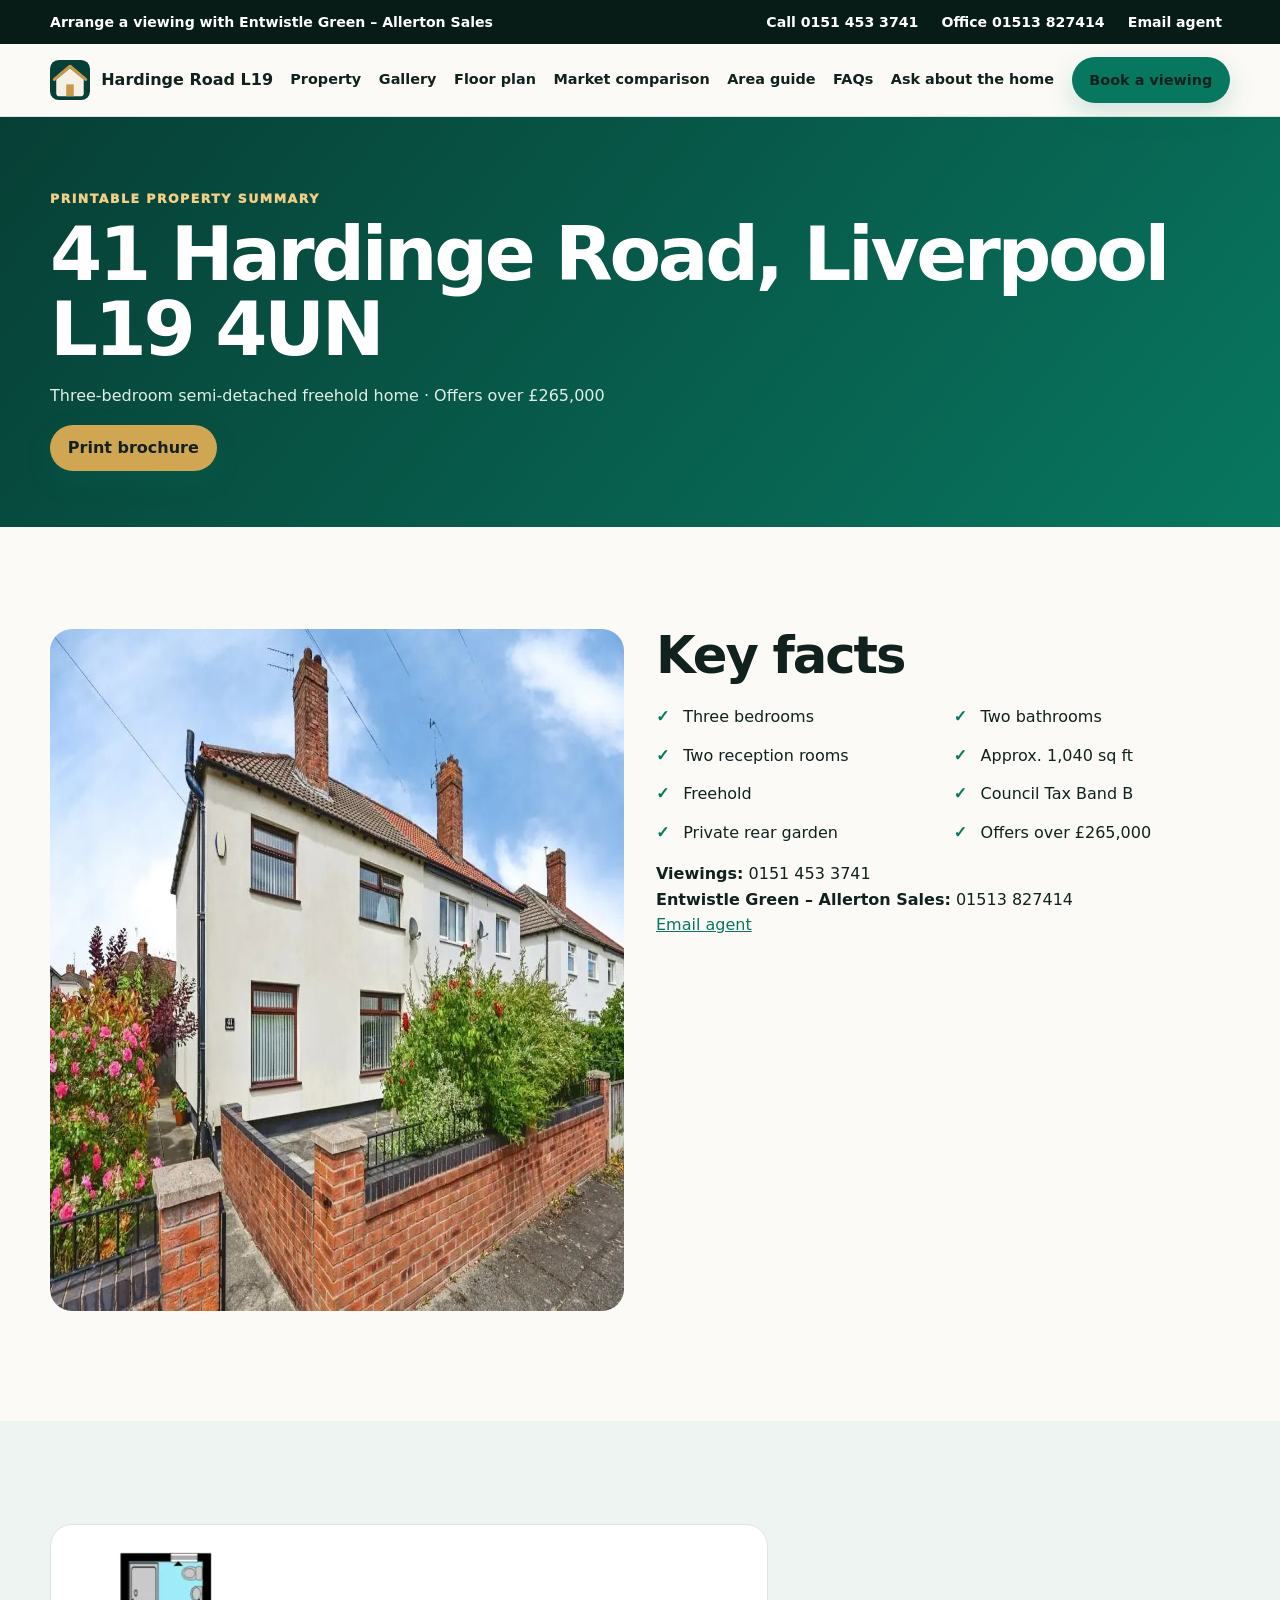
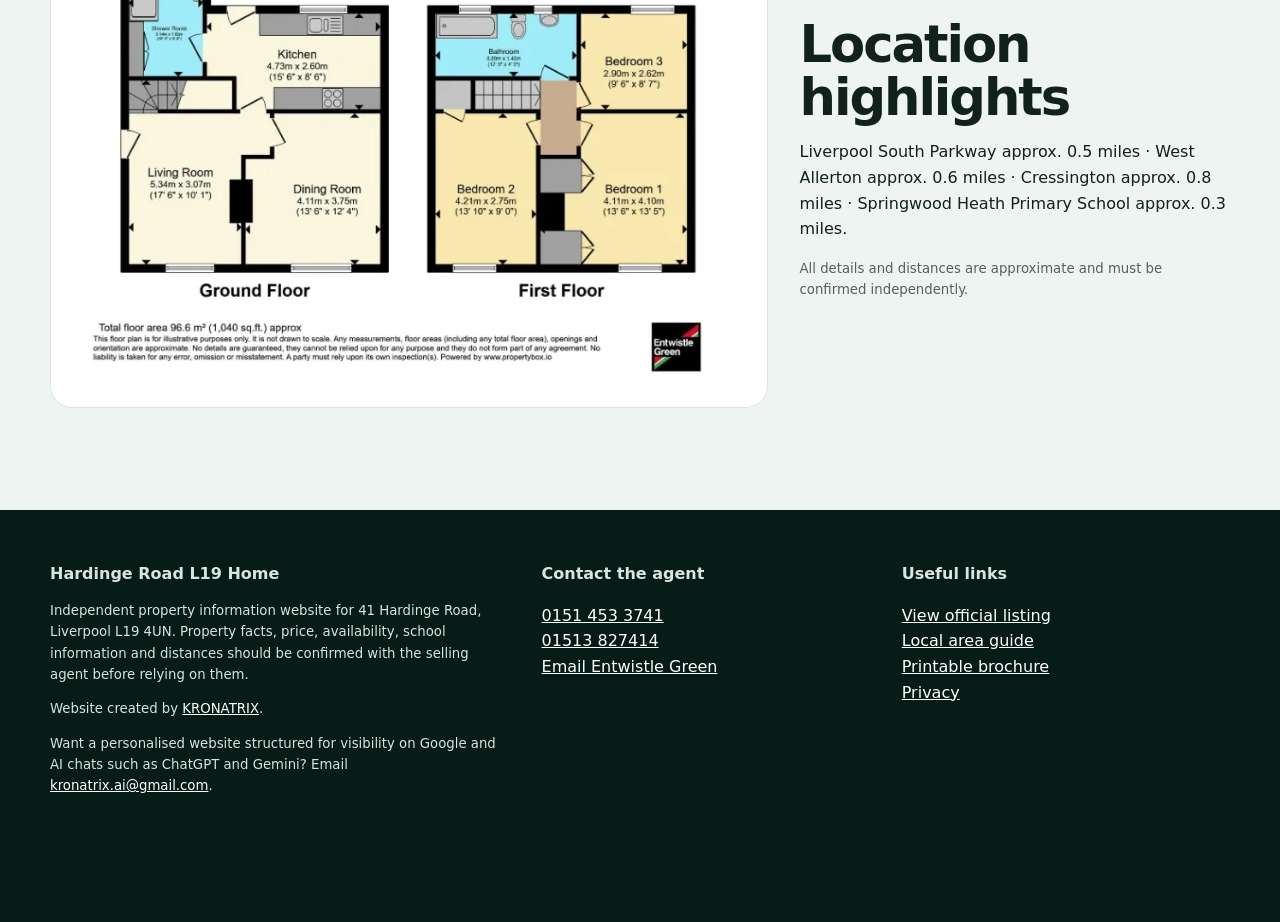
<file: brochure.html>
<!doctype html>
<html lang="en-GB"><head>
<!-- Google tag (gtag.js) -->
<script async="" src="https://www.googletagmanager.com/gtag/js?id=G-SX42GHNLTR"></script>
<script>
  window.dataLayer = window.dataLayer || [];
  function gtag(){dataLayer.push(arguments);}
  gtag('js', new Date());

  gtag('config', 'G-SX42GHNLTR');
</script>
<meta charset="utf-8"/><meta content="width=device-width,initial-scale=1,viewport-fit=cover" name="viewport"/><title>Printable Property Brochure | 41 Hardinge Road Liverpool L19</title><meta content="Printable summary of the three-bedroom semi-detached house for sale at 41 Hardinge Road, Liverpool L19 4UN." name="description"/><meta content="noindex,follow" name="robots"/><link href="https://hardinge-road-l19.github.io/hardinge-road-l19/brochure.html" rel="canonical"/><link href="favicon.svg" rel="icon" type="image/svg+xml"/><meta content="#063f35" name="theme-color"/><style>:root{--ink:#10211e;--muted:#51615d;--paper:#fbfaf6;--white:#fff;--green:#087760;--deep:#063f35;--gold:#d1a653;--gold2:#f5ead3;--line:#dce4e1;--shadow:0 18px 48px rgba(6,63,53,.12);--radius:22px;--max:1180px}*{box-sizing:border-box}html{scroll-behavior:smooth;scroll-padding-top:132px}body{margin:0;background:var(--paper);color:var(--ink);font-family:Inter,ui-sans-serif,system-ui,-apple-system,BlinkMacSystemFont,"Segoe UI",sans-serif;line-height:1.6}img,video{max-width:100%}a{color:var(--green)}button,input,textarea,select{font:inherit}.container{width:min(var(--max),calc(100% - 2rem));margin:auto}.skip{position:fixed;left:1rem;top:-80px;z-index:999;background:#fff;color:#000;padding:.8rem 1rem;border-radius:10px}.skip:focus{top:1rem}.contact-strip{background:#071b17;color:#fff;font-size:.88rem}.contact-inner{min-height:44px;display:flex;align-items:center;justify-content:space-between;gap:1rem}.contact-actions{display:flex;align-items:center;gap:.45rem;flex-wrap:wrap}.contact-strip a{color:#fff;text-decoration:none;font-weight:800;padding:.35rem .5rem;border-radius:8px}.contact-strip a:hover,.contact-strip a:focus-visible{background:rgba(255,255,255,.12)}.site-header{position:sticky;top:0;z-index:70;background:rgba(251,250,246,.96);backdrop-filter:blur(12px);border-bottom:1px solid var(--line)}.nav{height:72px;display:flex;align-items:center;justify-content:space-between;gap:1rem}.brand{display:flex;align-items:center;gap:.7rem;color:var(--ink);font-weight:900;text-decoration:none;white-space:nowrap}.brand img{width:40px;height:40px}.nav-links{display:flex;align-items:center;gap:1.1rem}.nav-links a{color:var(--ink);text-decoration:none;font-weight:800;font-size:.9rem}.menu-toggle{display:none;border:0;background:#fff;width:44px;height:44px;border-radius:12px;cursor:pointer}.btn{display:inline-flex;align-items:center;justify-content:center;min-height:46px;padding:.75rem 1.05rem;border:1px solid transparent;border-radius:999px;background:var(--green);color:#fff;text-decoration:none;font-weight:900;line-height:1.15;cursor:pointer;box-shadow:0 10px 26px rgba(8,119,96,.18)}.btn:hover{background:#066550;transform:translateY(-1px)}.btn:focus-visible,a:focus-visible,button:focus-visible,summary:focus-visible{outline:3px solid #f6c863;outline-offset:3px}.btn.secondary{background:#fff;color:var(--deep);border-color:var(--line);box-shadow:none}.btn.gold{background:var(--gold);color:#14211f}.eyebrow{font-size:.78rem;font-weight:950;letter-spacing:.12em;text-transform:uppercase;color:#f1cf86}.hero{background:var(--deep);color:#fff;position:relative;overflow:hidden}.hero-grid{min-height:660px;display:grid;grid-template-columns:1.03fr .97fr;align-items:stretch}.hero-copy{padding:clamp(3rem,7vw,6rem) clamp(1rem,4vw,4rem) 3rem max(1rem,calc((100vw - var(--max))/2));display:flex;flex-direction:column;justify-content:center}.hero-image{position:relative;min-height:660px}.hero-image picture,.hero-image img{display:block;width:100%;height:100%}.hero-image img{object-fit:cover;object-position:44% center}.hero h1{font-size:clamp(2.8rem,5.2vw,5.35rem);line-height:.98;letter-spacing:-.055em;margin:.8rem 0 1rem;max-width:780px}.hero .lead{font-size:clamp(1rem,1.5vw,1.25rem);color:#e4efec;max-width:62ch;margin:0 0 1.25rem}.badges{display:flex;flex-wrap:wrap;gap:.55rem;margin-bottom:.8rem}.badge{border:1px solid rgba(255,255,255,.38);border-radius:999px;padding:.38rem .65rem;font-weight:850;font-size:.78rem;background:rgba(255,255,255,.08)}.hero-price{font-size:clamp(2rem,4vw,3.3rem);font-weight:950;color:#f2cf82;line-height:1.05;margin:.3rem 0 1.2rem}.hero-actions{display:flex;flex-wrap:wrap;gap:.7rem}.hero-contact{margin-top:1.2rem;font-size:.9rem;color:#d9e5e1}.hero-contact a{color:#fff}.facts{background:#fff;border-bottom:1px solid var(--line)}.fact-grid{display:grid;grid-template-columns:repeat(6,1fr)}.fact{padding:1.3rem;text-align:center;border-right:1px solid var(--line)}.fact:last-child{border-right:0}.fact strong{display:block;font-size:1.25rem}.fact span{font-size:.78rem;color:var(--muted);text-transform:uppercase;letter-spacing:.06em;font-weight:800}.section{padding:clamp(4rem,8vw,7.5rem) 0}.section.alt{background:#eef4f1}.section.gold{background:var(--gold2)}.section h2{font-size:clamp(2rem,4vw,3.65rem);letter-spacing:-.04em;line-height:1.03;margin:0 0 1rem;max-width:850px}.section-intro{max-width:760px;color:var(--muted);font-size:1.05rem}.grid-2{display:grid;grid-template-columns:1fr 1fr;gap:2rem;align-items:start}.card{background:#fff;border:1px solid var(--line);border-radius:var(--radius);box-shadow:var(--shadow)}.feature-card{padding:1.4rem}.check-grid{display:grid;grid-template-columns:1fr 1fr;gap:.8rem 1.3rem;margin:1.4rem 0 0;padding:0;list-style:none}.check-grid li{position:relative;padding-left:1.7rem}.check-grid li:before{content:"✓";position:absolute;left:0;color:var(--green);font-weight:950}.conversion-panel{background:linear-gradient(130deg,#073f35,#07846a);color:#fff;padding:clamp(1.6rem,4vw,3rem);border-radius:28px;box-shadow:var(--shadow)}.conversion-panel h2{color:#fff}.conversion-panel p{color:#e6f1ee}.gallery{display:grid;grid-template-columns:2fr 1fr 1fr;grid-auto-rows:235px;gap:.8rem}.gallery button{padding:0;border:0;border-radius:18px;overflow:hidden;cursor:pointer;background:#d9e1de;position:relative}.gallery button:first-child{grid-row:span 2}.gallery button:nth-child(6){grid-column:span 2}.gallery img{width:100%;height:100%;object-fit:cover;display:block;transition:transform .35s ease}.gallery button:hover img{transform:scale(1.025)}.gallery button:after{content:"View";position:absolute;right:.7rem;bottom:.7rem;background:rgba(0,0,0,.67);color:#fff;padding:.35rem .65rem;border-radius:999px;font-size:.75rem;font-weight:900}.lightbox{display:none;position:fixed;inset:0;z-index:120;background:rgba(2,14,12,.96);padding:1rem;place-items:center}.lightbox.open{display:grid}.lightbox figure{margin:0;text-align:center}.lightbox img{max-width:94vw;max-height:82vh;border-radius:14px}.lightbox figcaption{color:#fff;margin-top:.7rem;font-weight:800}.lightbox button{position:absolute;width:48px;height:48px;border:0;border-radius:50%;background:rgba(255,255,255,.14);color:#fff;font-size:1.5rem;cursor:pointer}.lb-close{top:1rem;right:1rem}.lb-prev{left:1rem;top:50%}.lb-next{right:1rem;top:50%}.floor-grid{display:grid;grid-template-columns:1.25fr .75fr;gap:2rem;align-items:center}.floor-img{padding:1rem;background:#fff;border:1px solid var(--line);border-radius:var(--radius)}.floor-img img{width:100%;height:auto;display:block;object-fit:contain}.rooms{display:grid;gap:.75rem}.room{padding:1rem 1.1rem;background:#fff;border:1px solid var(--line);border-radius:15px}.room strong{display:block}.room span{color:var(--muted)}.market-track{display:grid;grid-auto-flow:column;grid-auto-columns:minmax(275px,320px);gap:1rem;overflow-x:auto;scroll-snap-type:x mandatory;padding:.8rem .2rem 1.4rem;overscroll-behavior-inline:contain}.market-card{scroll-snap-align:start;background:#fff;border:1px solid var(--line);border-radius:18px;overflow:hidden;text-decoration:none;color:var(--ink);box-shadow:0 10px 26px rgba(16,33,30,.07);display:grid;grid-template-rows:270px auto}.market-media{display:grid;place-items:center;background:#fff;padding:.35rem}.market-card img{display:block;width:100%;height:100%;object-fit:contain}.market-copy{padding:1rem}.market-copy strong{display:block;font-size:1.4rem}.market-copy span{color:var(--muted)}.market-card:hover{outline:3px solid rgba(209,166,83,.45)}.value-box{margin-top:1.2rem;padding:clamp(1.4rem,4vw,2.5rem);border:1px solid #dfc78f;background:#fff8e8;border-radius:24px;display:grid;grid-template-columns:1fr auto;gap:1.5rem;align-items:center}.affordability{display:grid;grid-template-columns:1.2fr repeat(4,1fr);gap:1rem;align-items:stretch}.payment-main{background:var(--deep);color:#fff;padding:1.6rem;border-radius:20px}.payment-main strong{font-size:2.5rem;display:block;color:#f2cf82}.payment-item{background:#fff;padding:1.2rem;border:1px solid var(--line);border-radius:18px}.payment-item span{display:block;color:var(--muted);font-size:.82rem}.payment-item strong{font-size:1.25rem}.small{font-size:.83rem;color:var(--muted)}.location-media{display:grid;grid-template-columns:1.1fr .9fr;gap:1.2rem}.video-card,.street-card{background:#fff;border:1px solid var(--line);border-radius:20px;overflow:hidden}.video-card video{display:block;width:100%;aspect-ratio:16/9;background:#071b17;object-fit:cover}.street-card img{display:block;width:100%;height:100%;min-height:340px;object-fit:cover}.caption{padding:.9rem 1rem;color:var(--muted);font-size:.87rem}.station-grid,.school-grid,.amenity-grid{display:grid;grid-template-columns:repeat(3,1fr);gap:1rem}.info-card{padding:1.25rem}.distance{display:inline-block;background:var(--gold2);color:#614915;border-radius:999px;padding:.35rem .65rem;font-weight:900;font-size:.8rem;margin-bottom:.65rem}.map-box{min-height:420px;display:grid;place-items:center;background:linear-gradient(135deg,#e7efec,#d1ded9);border-radius:22px;text-align:center;padding:2rem}.map-box iframe{width:100%;height:420px;border:0;border-radius:22px}.faq details{background:#fff;border:1px solid var(--line);border-radius:15px;margin:.7rem 0;padding:0 1rem}.faq summary{cursor:pointer;font-weight:900;padding:1rem 2rem 1rem 0;position:relative;list-style:none}.faq summary::-webkit-details-marker{display:none}.faq summary:after{content:"+";position:absolute;right:0;color:var(--green);font-size:1.25rem}.faq details[open] summary:after{content:"–"}.faq p{color:var(--muted);padding:0 0 1rem;margin:0}.status{display:grid;grid-template-columns:repeat(4,1fr);gap:1rem}.status div{background:#fff;border:1px solid var(--line);border-radius:15px;padding:1.1rem}.status span{display:block;color:var(--muted);text-transform:uppercase;font-size:.72rem;font-weight:850;letter-spacing:.07em}.final-cta{padding:clamp(2rem,6vw,5rem);background:#082a23;color:#fff;border-radius:30px;text-align:center}.final-cta h2{color:#fff;margin-inline:auto}.final-cta p{color:#dbe8e4;max-width:720px;margin:0 auto 1.2rem}.footer{background:#071b17;color:#d8e4e0;padding:3.2rem 0 7rem}.footer-grid{display:grid;grid-template-columns:1.4fr 1fr 1fr;gap:2rem}.footer a{color:#fff}.footer .small{color:#d8e4e0}.mobile-cta{display:none;position:fixed;z-index:80;bottom:0;left:0;right:0;padding:.6rem .7rem;background:#fff;border-top:1px solid var(--line);box-shadow:0 -8px 25px rgba(0,0,0,.08);gap:.5rem}.mobile-cta .btn{flex:1;padding:.7rem .6rem;font-size:.82rem}.page-hero{padding:4.5rem 0 3.5rem;background:linear-gradient(130deg,#073f35,#087760);color:#fff}.page-hero h1{font-size:clamp(2.5rem,6vw,4.7rem);line-height:1;letter-spacing:-.045em;margin:.5rem 0}.page-hero p{color:#e0eeea}.school-table{width:100%;border-collapse:collapse;background:#fff;border-radius:18px;overflow:hidden}.school-table th,.school-table td{text-align:left;padding:.8rem;border-bottom:1px solid var(--line)}.table-wrap{overflow-x:auto}.notice{background:#fff8e8;border:1px solid #e5ce99;padding:1rem;border-radius:14px}.print-only{display:none} @media(max-width:1000px){.nav-links{display:none;position:absolute;top:72px;left:0;right:0;background:#fff;padding:1rem;flex-direction:column;align-items:flex-start;border-bottom:1px solid var(--line)}.nav-links.open{display:flex}.menu-toggle{display:block}.hero-grid{grid-template-columns:1fr}.hero-image{min-height:460px;order:-1}.hero-copy{padding:3rem max(1rem,calc((100vw - var(--max))/2)) 3.5rem}.fact-grid{grid-template-columns:repeat(3,1fr)}.fact:nth-child(3){border-right:0}.grid-2,.floor-grid,.location-media{grid-template-columns:1fr}.gallery{grid-template-columns:1fr 1fr}.gallery button:first-child{grid-row:auto;grid-column:span 2}.gallery button:nth-child(6){grid-column:auto}.affordability{grid-template-columns:1fr 1fr}.payment-main{grid-column:span 2}.station-grid,.school-grid,.amenity-grid{grid-template-columns:1fr 1fr}.footer-grid{grid-template-columns:1fr 1fr}.status{grid-template-columns:1fr 1fr}} @media(max-width:680px){html{scroll-padding-top:112px}.container{width:min(100% - 1.1rem,var(--max))}.contact-inner{min-height:48px}.contact-label,.agent-office{display:none}.contact-actions{width:100%;display:grid;grid-template-columns:1fr 1fr}.contact-strip a{text-align:center;background:rgba(255,255,255,.1);padding:.55rem .3rem}.nav{height:64px}.brand span{font-size:.92rem}.brand img{width:36px;height:36px}.hero-grid{min-height:0}.hero-image{min-height:0;height:auto;background:#d8e3df}.hero-image picture,.hero-image img{height:auto}.hero-image img{aspect-ratio:4/3;object-fit:cover;object-position:center}.hero-copy{padding:1.5rem 1rem 2rem}.hero h1{font-size:clamp(2.25rem,11vw,3.5rem);line-height:1.01;margin:.55rem 0 .8rem}.hero .lead{font-size:.98rem}.hero-price{font-size:2rem}.badges{margin-bottom:.35rem}.badge{font-size:.7rem;padding:.3rem .5rem}.hero-actions{display:grid;grid-template-columns:1fr 1fr}.hero-actions .btn:first-child{grid-column:span 2}.hero-contact{font-size:.82rem}.fact-grid{grid-template-columns:repeat(2,1fr)}.fact{padding:1rem .5rem;border-bottom:1px solid var(--line)}.fact:nth-child(2n){border-right:0}.fact:nth-child(3){border-right:1px solid var(--line)}.section{padding:3.8rem 0}.check-grid{grid-template-columns:1fr}.gallery{grid-template-columns:1fr;grid-auto-rows:230px}.gallery button:first-child{grid-column:auto}.market-track{grid-auto-columns:88vw}.market-card{grid-template-rows:245px auto}.value-box{grid-template-columns:1fr}.affordability{grid-template-columns:1fr 1fr}.payment-main{grid-column:span 2}.station-grid,.school-grid,.amenity-grid,.status,.footer-grid{grid-template-columns:1fr}.map-box{min-height:340px}.map-box iframe{height:340px}.street-card img{min-height:250px}.mobile-cta{display:flex}.footer{padding-bottom:7rem}.footer-grid{gap:1.2rem}.lightbox img{max-height:74vh}.lb-prev{left:.35rem}.lb-next{right:.35rem}} @media(max-width:380px){.hero-actions{grid-template-columns:1fr}.hero-actions .btn:first-child{grid-column:auto}.affordability{grid-template-columns:1fr}.payment-main{grid-column:auto}.mobile-cta .btn{font-size:.76rem;padding:.65rem .4rem}} @media print{.contact-strip,.site-header,.mobile-cta,.btn,.market-track,.footer,.hero-actions,.share-row{display:none!important}.hero{background:#fff;color:#000}.hero-grid{display:block}.hero-image{height:300px;min-height:0}.hero-copy{color:#000;padding:1rem 0}.hero h1,.hero .lead{color:#000}.section{padding:1.2rem 0}.print-only{display:block}.card{box-shadow:none}} body{overflow-x:hidden}.sr-only{position:absolute!important;width:1px!important;height:1px!important;padding:0!important;margin:-1px!important;overflow:hidden!important;clip:rect(0,0,0,0)!important;white-space:nowrap!important;border:0!important}.market-track{grid-auto-columns:minmax(280px,340px);align-items:stretch}.market-card{display:block;position:relative;grid-template-rows:none;min-height:0}.market-media{padding:.45rem;min-height:300px}.market-card img{width:100%;height:100%;max-height:340px;object-fit:contain}.market-card:after{content:"Open current Rightmove search ↗";display:block;padding:.8rem 1rem;color:var(--deep);font-size:.82rem;font-weight:900;border-top:1px solid var(--line);background:#fff}.property-search{padding:1rem 0;background:#fff;border-bottom:1px solid var(--line)}.ask-box{background:#fff;border:1px solid var(--line);border-radius:20px;box-shadow:0 10px 30px rgba(6,63,53,.08);overflow:hidden}.ask-box>summary{min-height:58px;display:flex;align-items:center;gap:.7rem;padding:.85rem 1rem;cursor:pointer;font-weight:950;list-style:none;color:var(--deep)}.ask-box>summary::-webkit-details-marker{display:none}.ask-box>summary:before{content:"?";display:grid;place-items:center;width:34px;height:34px;border-radius:50%;background:var(--gold2);color:#614915;font-weight:950}.ask-box>summary:after{content:"Open";margin-left:auto;font-size:.78rem;color:var(--green)}.ask-box[open]>summary:after{content:"Hide"}.ask-content{padding:0 1rem 1rem;border-top:1px solid var(--line)}.ask-intro{margin:.9rem 0;color:var(--muted)}.ask-form{display:grid;grid-template-columns:1fr auto;gap:.65rem}.ask-form input{min-height:50px;width:100%;border:2px solid #bacac5;border-radius:999px;padding:.75rem 1rem;font-size:16px;color:var(--ink);background:#fff}.ask-form input:focus{outline:3px solid #f6c863;outline-offset:2px;border-color:var(--green)}.ask-suggestions{display:flex;gap:.5rem;flex-wrap:wrap;margin:.8rem 0}.ask-chip{min-height:40px;padding:.5rem .75rem;border:1px solid var(--line);border-radius:999px;background:#f5f8f7;color:var(--deep);font-weight:800;cursor:pointer}.ask-chip:hover{background:var(--gold2)}.ask-result{min-height:0;margin-top:.8rem;padding:0}.ask-result.has-answer{padding:1rem;border:1px solid #bdd6ce;border-radius:15px;background:#eef7f4}.ask-result strong{display:block;margin-bottom:.25rem}.ask-result p{margin:.2rem 0}.ask-result a{font-weight:900}.video-placeholder{aspect-ratio:16/9;display:grid;place-items:center;padding:1.2rem;background:linear-gradient(135deg,#072a24,#0b6655);color:#fff;text-align:center}.video-placeholder p{max-width:42ch}.video-placeholder .btn{background:var(--gold);color:#14211f}.video-card video{display:block;width:100%;aspect-ratio:16/9;background:#071b17;object-fit:cover}.hero-image img{background:#d8e3df}.section[id]{scroll-margin-top:130px}@media(max-width:680px){.market-track{grid-auto-columns:86vw}.market-media{min-height:250px}.market-card img{max-height:300px}.ask-form{grid-template-columns:1fr}.ask-form .btn{width:100%}.property-search{padding:.65rem 0}.ask-box>summary{font-size:.92rem}.section[id]{scroll-margin-top:112px}}@media(prefers-reduced-motion:reduce){html{scroll-behavior:auto}*,*:before,*:after{scroll-behavior:auto!important;transition:none!important;animation:none!important}}</style></head><body><div class="contact-strip"><div class="container contact-inner"><strong class="contact-label">Arrange a viewing with Entwistle Green – Allerton Sales</strong><div class="contact-actions"><a data-track="phone_click" href="tel:01514533741">Call 0151 453 3741</a><a class="agent-office" data-track="phone_click" href="tel:01513827414">Office 01513 827414</a><a data-track="email_agent_click" href="https://www.zoopla.co.uk/for-sale/details/contact/73832980/" rel="noopener noreferrer" target="_blank">Email agent</a></div></div></div><header class="site-header"><div class="container nav"><a class="brand" href="./"><img alt="" height="40" src="favicon.svg" width="40"/><span>Hardinge Road L19</span></a><button aria-expanded="false" aria-label="Open navigation" class="menu-toggle" id="menuToggle">☰</button><nav aria-label="Main navigation" class="nav-links" id="navLinks"><a href="./#property">Property</a><a href="./#gallery">Gallery</a><a href="./#floor-plan">Floor plan</a><a href="./#comparison">Market comparison</a><a href="area-guide.html">Area guide</a><a href="./#faqs">FAQs</a><a href="index.html#ask-property">Ask about the home</a><a class="btn" data-track="book_viewing_click" href="tel:01514533741">Book a viewing</a></nav></div></header><main id="main"><section class="page-hero"><div class="container"><div class="eyebrow">Printable property summary</div><h1>41 Hardinge Road, Liverpool L19 4UN</h1><p>Three-bedroom semi-detached freehold home · Offers over £265,000</p><button class="btn gold" onclick="window.print()">Print brochure</button></div></section><section class="section"><div class="container grid-2"><div><img alt="Front exterior of 41 Hardinge Road" height="682" src="front-exterior-1024.webp" style="border-radius:22px" width="1024"/></div><div><h2>Key facts</h2><ul class="check-grid"><li>Three bedrooms</li><li>Two bathrooms</li><li>Two reception rooms</li><li>Approx. 1,040 sq ft</li><li>Freehold</li><li>Council Tax Band B</li><li>Private rear garden</li><li>Offers over £265,000</li></ul><p><strong>Viewings:</strong> 0151 453 3741<br/><strong>Entwistle Green – Allerton Sales:</strong> 01513 827414<br/><a href="https://www.zoopla.co.uk/for-sale/details/contact/73832980/">Email agent</a></p></div></div></section><section class="section alt"><div class="container floor-grid"><div class="floor-img"><img alt="Floor plan of 41 Hardinge Road" height="526" src="hardinge-road-liverpool-l19-floorplan.webp" width="799"/></div><div><h2>Location highlights</h2><p>Liverpool South Parkway approx. 0.5 miles · West Allerton approx. 0.6 miles · Cressington approx. 0.8 miles · Springwood Heath Primary School approx. 0.3 miles.</p><p class="small">All details and distances are approximate and must be confirmed independently.</p></div></div></section></main><footer class="footer"><div class="container footer-grid"><div><strong>Hardinge Road L19 Home</strong><p class="small">Independent property information website for 41 Hardinge Road, Liverpool L19 4UN. Property facts, price, availability, school information and distances should be confirmed with the selling agent before relying on them.</p><p class="small">Website created by <a href="https://kronatrix.co.uk/" rel="noopener noreferrer" target="_blank">KRONATRIX</a>.</p><p class="small">Want a personalised website structured for visibility on Google and AI chats such as ChatGPT and Gemini? Email <a href="mailto:kronatrix.ai@gmail.com">kronatrix.ai@gmail.com</a>.</p></div><div><strong>Contact the agent</strong><p><a href="tel:01514533741">0151 453 3741</a><br/><a href="tel:01513827414">01513 827414</a><br/><a href="https://www.zoopla.co.uk/for-sale/details/contact/73832980/" rel="noopener noreferrer" target="_blank">Email Entwistle Green</a></p></div><div><strong>Useful links</strong><p><a href="https://www.rightmove.co.uk/properties/91415346#/?channel=RES_BUY" rel="noopener noreferrer" target="_blank">View official listing</a><br/><a href="area-guide.html">Local area guide</a><br/><a href="brochure.html">Printable brochure</a><br/><a href="privacy.html">Privacy</a></p></div></div></footer><div class="mobile-cta"><a class="btn secondary" data-track="phone_click" href="tel:01514533741">Call agent</a><a class="btn" data-track="email_agent_click" href="https://www.zoopla.co.uk/for-sale/details/contact/73832980/" rel="noopener noreferrer" target="_blank">Email agent</a></div><script>(()=>{"use strict";const q=(s,c=document)=>c.querySelector(s),qa=(s,c=document)=>[...c.querySelectorAll(s)],track=(n,p={})=>{if(typeof window.gtag==="function")window.gtag("event",n,p)};const menu=q("#menuToggle"),nav=q("#navLinks");if(menu&&nav){menu.addEventListener("click",()=>{const o=nav.classList.toggle("open");menu.setAttribute("aria-expanded",String(o))});nav.addEventListener("click",e=>{if(e.target.closest("a")){nav.classList.remove("open");menu.setAttribute("aria-expanded","false")}})}document.addEventListener("click",e=>{const el=e.target.closest("[data-track]");if(el)track(el.dataset.track,{link_text:(el.textContent||"").trim(),link_url:el.href||""})});const gallery=qa("[data-gallery]"),lb=q("#lightbox"),lbImg=q("#lightboxImage"),lbCap=q("#lightboxCaption");let idx=0,lastFocus=null;const open=i=>{if(!lb||!gallery.length)return;idx=i;const b=gallery[idx];lbImg.src=b.dataset.full;lbImg.alt=b.dataset.alt;lbCap.textContent=b.dataset.alt;lastFocus=b;lb.classList.add("open");lb.setAttribute("aria-hidden","false");document.body.style.overflow="hidden";q(".lb-close",lb).focus();track("gallery_open",{image_name:b.dataset.full})},close=()=>{if(!lb)return;lb.classList.remove("open");lb.setAttribute("aria-hidden","true");document.body.style.overflow="";lastFocus?.focus()};gallery.forEach((b,i)=>b.addEventListener("click",()=>open(i)));if(lb){q(".lb-close",lb)?.addEventListener("click",close);q(".lb-prev",lb)?.addEventListener("click",()=>open((idx-1+gallery.length)%gallery.length));q(".lb-next",lb)?.addEventListener("click",()=>open((idx+1)%gallery.length));lb.addEventListener("click",e=>{if(e.target===lb)close()});document.addEventListener("keydown",e=>{if(!lb.classList.contains("open"))return;if(e.key==="Escape")close();if(e.key==="ArrowLeft")open((idx-1+gallery.length)%gallery.length);if(e.key==="ArrowRight")open((idx+1)%gallery.length);if(e.key==="Tab"){const f=qa("button,[href]",lb);if(!f.length)return;const a=f[0],z=f[f.length-1];if(e.shiftKey&&document.activeElement===a){e.preventDefault();z.focus()}else if(!e.shiftKey&&document.activeElement===z){e.preventDefault();a.focus()}}})}q("#loadMap")?.addEventListener("click",()=>{q("#mapBox").innerHTML='<iframe title="Google Map showing 41 Hardinge Road, Liverpool L19 4UN" loading="lazy" referrerpolicy="no-referrer-when-downgrade" src="https://www.google.com/maps?q=41+Hardinge+Road+Liverpool+L19+4UN&output=embed"></iframe>';track("map_load")});q("#shareButton")?.addEventListener("click",async e=>{const b=e.currentTarget,d={title:document.title,text:"Three-bedroom semi-detached house for sale in Liverpool L19 — offers over £265,000.",url:location.href};try{if(navigator.share)await navigator.share(d);else{await navigator.clipboard.writeText(location.href);b.textContent="Link copied"}}catch(_){}track("share_click")});q("#playRoadVideo")?.addEventListener("click",()=>{const shell=q("#roadVideoShell");if(!shell)return;shell.innerHTML='<video id="roadVideo" controls autoplay playsinline preload="metadata" aria-label="Road-level video of Hardinge Road, Liverpool L19"><source src="hardinge-road-liverpool-l19-road-view.mp4" type="video/mp4">Your browser does not support HTML video.</video>';track("video_play",{video_title:"Hardinge Road road view"})},{once:true});const answers=[{p:/\b(price|cost|asking|how much|offers? over)\b/i,t:"Asking price",a:"The property is being marketed at offers over £265,000.",s:"#property"},{p:/\b(bed(room)?s?).*\b(bath(room)?s?|shower)\b|\b(bath(room)?s?|shower).*\b(bed(room)?s?)\b/i,t:"Bedrooms and bathrooms",a:"The house has three bedrooms and two bathrooms: a ground-floor shower room and a first-floor family bathroom.",s:"#facts"},{p:/\b(bed(room)?s?|sleeping rooms?)\b/i,t:"Bedrooms",a:"The house has three bedrooms.",s:"#facts"},{p:/\b(bath(room)?s?|shower|toilet|wc)\b/i,t:"Bathrooms",a:"There are two bathrooms: a ground-floor shower room and a first-floor family bathroom.",s:"#facts"},{p:/\b(freehold|tenure|leasehold)\b/i,t:"Tenure",a:"The property is being marketed as freehold.",s:"#facts"},{p:/\b(size|square feet|sq ft|square metres|m2|m²|floor area)\b/i,t:"Property size",a:"The supplied floor plan gives an approximate internal area of 96.6 m², or 1,040 sq ft.",s:"#floor-plan"},{p:/\b(garden|patio|outside|outdoor)\b/i,t:"Garden",a:"The home has a private rear garden with a paved patio and lawn.",s:"#gallery"},{p:/\b(reception|living room|dining room|lounge)\b/i,t:"Reception rooms",a:"The house has two separate reception rooms: a living room and a dining room.",s:"#facts"},{p:/\b(kitchen|cooking)\b/i,t:"Kitchen",a:"The property includes a fitted kitchen. View the gallery for the supplied kitchen photographs.",s:"#gallery"},{p:/\b(council tax|tax band|band b)\b/i,t:"Council Tax",a:"The supplied property information states Council Tax Band B. Confirm this with the selling agent or local authority.",s:"#property"},{p:/\b(station|train|rail|south parkway|west allerton|cressington|commut)\b/i,t:"Nearby railway stations",a:"Liverpool South Parkway is approximately 0.5 miles away, West Allerton approximately 0.6 miles and Cressington approximately 0.8 miles.",s:"#local-area"},{p:/\b(school|education|primary|secondary|academy)\b/i,t:"Nearby schools",a:"The supplied local information places Springwood Heath Primary School approximately 0.3 miles away, with other schools listed in the area guide. Admissions and catchments must be confirmed independently.",s:"area-guide.html#schools"},{p:/\b(view|viewing|visit|book|appointment|contact|phone|call|email|agent)\b/i,t:"Arrange a viewing",a:"Call 0151 453 3741, call Entwistle Green – Allerton Sales on 01513 827414, or use the Email agent button.",s:"#contact-agent"},{p:/\b(available|availability|sold|still for sale|market status)\b/i,t:"Current status",a:"The website currently records the property as available with viewings open. Confirm live availability with Entwistle Green before relying on it.",s:"#status"},{p:/\b(mortgage|monthly|repayment|deposit|interest|afford)\b/i,t:"Illustrative affordability",a:"The displayed illustration uses a £265,000 property price, £26,500 deposit, 5.33% interest and a 30-year term, producing an estimated £1,329 monthly repayment. It is not financial advice or a mortgage offer.",s:"#affordability"},{p:/\b(rent|rental|let)\b/i,t:"Sale, not rent",a:"The property is being marketed for sale, not rent.",s:"#faqs"},{p:/\b(parking|driveway|garage)\b/i,t:"Parking information",a:"Verified parking details are not stated clearly enough on this website. Please ask the selling agent before relying on an assumption from the photographs.",s:"#contact-agent"},{p:/\b(epc|energy rating|energy performance)\b/i,t:"EPC information",a:"A verified EPC rating is not currently stated on this website. Please request it from the selling agent.",s:"#contact-agent"},{p:/\b(should i buy|worth buying|good buy|good value|value for money|compare)\b/i,t:"Deciding whether to buy",a:"The verified facts are three bedrooms, two bathrooms, two reception rooms, freehold tenure, approximately 1,040 sq ft and a private garden at offers over £265,000. View the property, compare it with current alternatives, review the legal pack and survey, and obtain independent financial advice before deciding.",s:"#comparison"},{p:/\b(where|address|location|postcode|hardinge road)\b/i,t:"Location",a:"The property is at 41 Hardinge Road, Liverpool, Merseyside, L19 4UN.",s:"#map"}];const form=q("#propertyQuestionForm"),input=q("#propertyQuestion"),result=q("#propertyAnswer");const respond=value=>{const text=(value||"").trim();if(!result||!text)return;const hit=answers.find(x=>x.p.test(text));result.classList.add("has-answer");if(hit){result.innerHTML=`<strong>${hit.t}</strong><p>${hit.a}</p><p><a href="${hit.s}">View the supporting website section</a></p>`;track("property_question_answered",{question:text,answer_topic:hit.t})}else{result.innerHTML='<strong>No verified answer found</strong><p>This website does not contain enough confirmed information to answer that question without guessing.</p><p><a href="tel:01514533741">Call 0151 453 3741</a> or <a href="https://www.zoopla.co.uk/for-sale/details/contact/73832980/" target="_blank" rel="noopener noreferrer">email Entwistle Green</a>.</p>';track("property_question_unanswered",{question:text})}};form?.addEventListener("submit",e=>{e.preventDefault();respond(input.value)});qa("[data-question]").forEach(b=>b.addEventListener("click",()=>{input.value=b.dataset.question;respond(input.value);input.focus()}));})();</script></body></html>
</file>
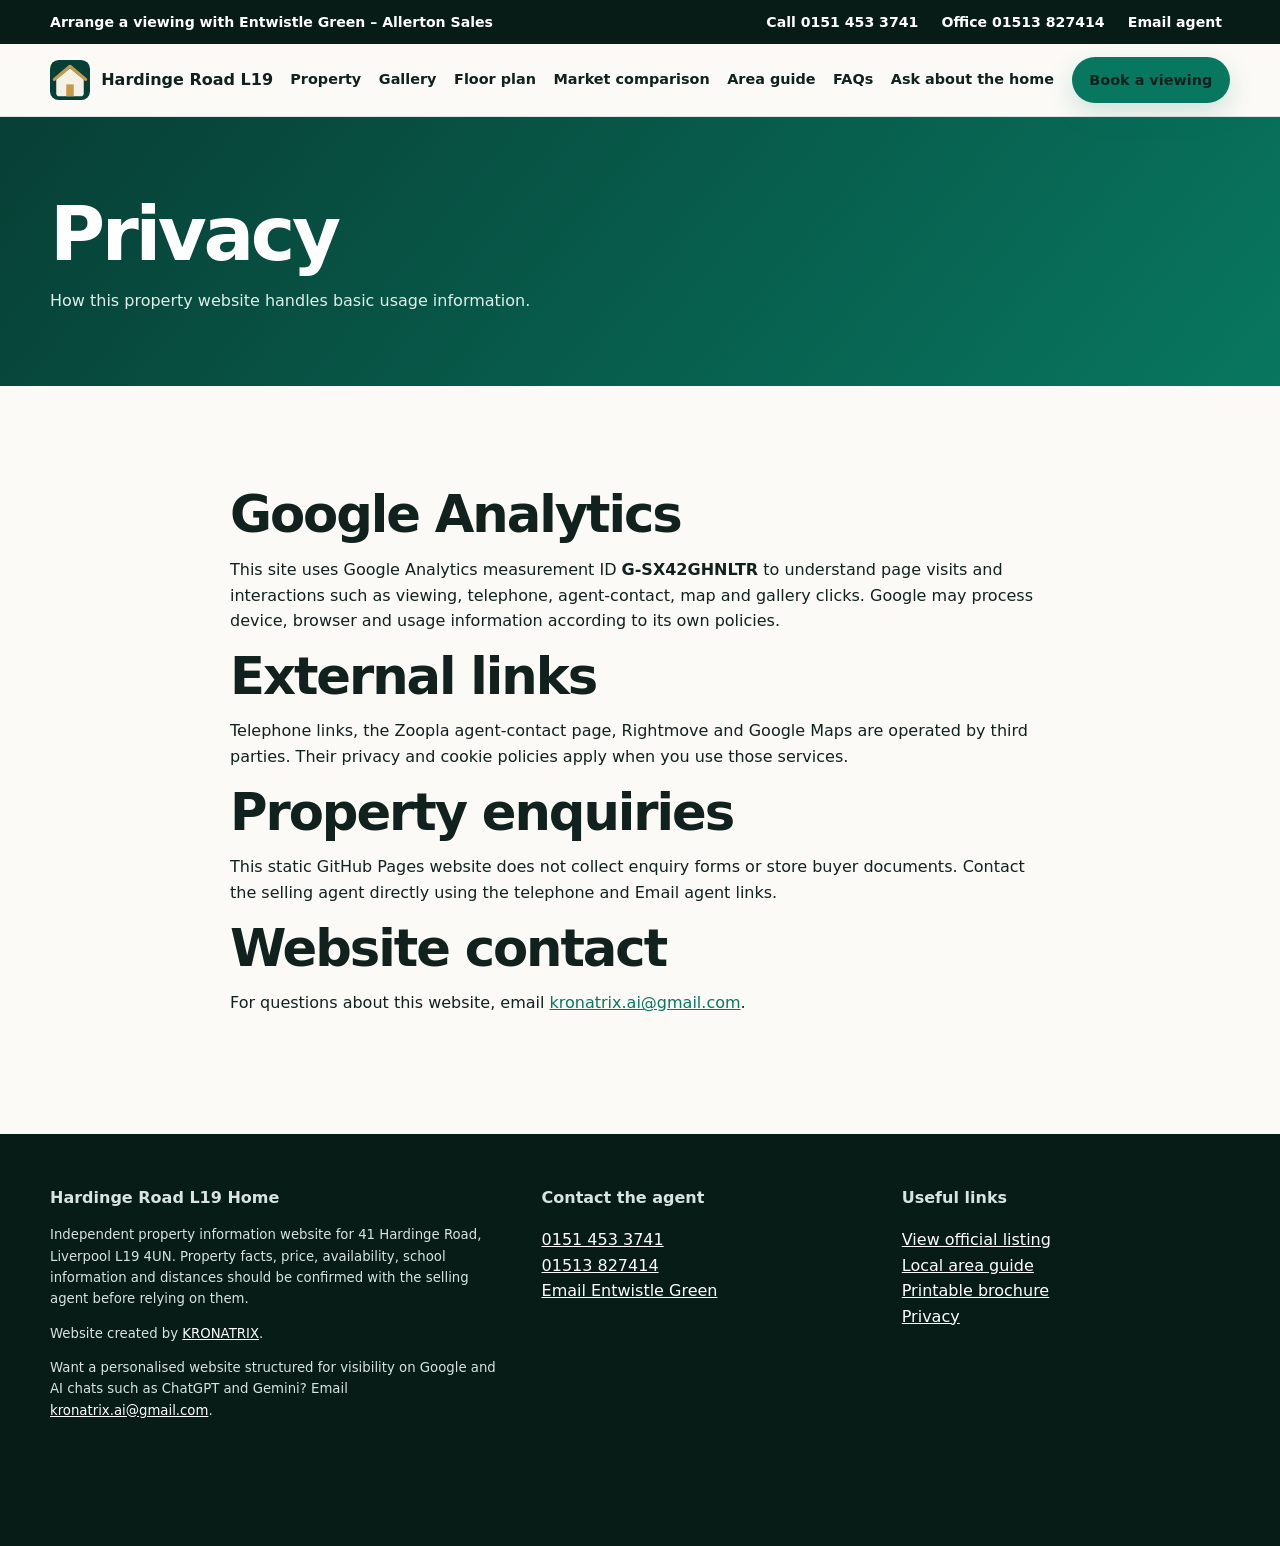
<file: privacy.html>
<!doctype html>
<html lang="en-GB"><head>
<!-- Google tag (gtag.js) -->
<script async="" src="https://www.googletagmanager.com/gtag/js?id=G-SX42GHNLTR"></script>
<script>
  window.dataLayer = window.dataLayer || [];
  function gtag(){dataLayer.push(arguments);}
  gtag('js', new Date());

  gtag('config', 'G-SX42GHNLTR');
</script>
<meta charset="utf-8"/><meta content="width=device-width,initial-scale=1,viewport-fit=cover" name="viewport"/><title>Privacy | Hardinge Road L19 Home</title><meta content="Privacy information for the Hardinge Road L19 property website." name="description"/><meta content="noindex,follow" name="robots"/><link href="https://hardinge-road-l19.github.io/hardinge-road-l19/privacy.html" rel="canonical"/><link href="favicon.svg" rel="icon" type="image/svg+xml"/><meta content="#063f35" name="theme-color"/><style>:root{--ink:#10211e;--muted:#51615d;--paper:#fbfaf6;--white:#fff;--green:#087760;--deep:#063f35;--gold:#d1a653;--gold2:#f5ead3;--line:#dce4e1;--shadow:0 18px 48px rgba(6,63,53,.12);--radius:22px;--max:1180px}*{box-sizing:border-box}html{scroll-behavior:smooth;scroll-padding-top:132px}body{margin:0;background:var(--paper);color:var(--ink);font-family:Inter,ui-sans-serif,system-ui,-apple-system,BlinkMacSystemFont,"Segoe UI",sans-serif;line-height:1.6}img,video{max-width:100%}a{color:var(--green)}button,input,textarea,select{font:inherit}.container{width:min(var(--max),calc(100% - 2rem));margin:auto}.skip{position:fixed;left:1rem;top:-80px;z-index:999;background:#fff;color:#000;padding:.8rem 1rem;border-radius:10px}.skip:focus{top:1rem}.contact-strip{background:#071b17;color:#fff;font-size:.88rem}.contact-inner{min-height:44px;display:flex;align-items:center;justify-content:space-between;gap:1rem}.contact-actions{display:flex;align-items:center;gap:.45rem;flex-wrap:wrap}.contact-strip a{color:#fff;text-decoration:none;font-weight:800;padding:.35rem .5rem;border-radius:8px}.contact-strip a:hover,.contact-strip a:focus-visible{background:rgba(255,255,255,.12)}.site-header{position:sticky;top:0;z-index:70;background:rgba(251,250,246,.96);backdrop-filter:blur(12px);border-bottom:1px solid var(--line)}.nav{height:72px;display:flex;align-items:center;justify-content:space-between;gap:1rem}.brand{display:flex;align-items:center;gap:.7rem;color:var(--ink);font-weight:900;text-decoration:none;white-space:nowrap}.brand img{width:40px;height:40px}.nav-links{display:flex;align-items:center;gap:1.1rem}.nav-links a{color:var(--ink);text-decoration:none;font-weight:800;font-size:.9rem}.menu-toggle{display:none;border:0;background:#fff;width:44px;height:44px;border-radius:12px;cursor:pointer}.btn{display:inline-flex;align-items:center;justify-content:center;min-height:46px;padding:.75rem 1.05rem;border:1px solid transparent;border-radius:999px;background:var(--green);color:#fff;text-decoration:none;font-weight:900;line-height:1.15;cursor:pointer;box-shadow:0 10px 26px rgba(8,119,96,.18)}.btn:hover{background:#066550;transform:translateY(-1px)}.btn:focus-visible,a:focus-visible,button:focus-visible,summary:focus-visible{outline:3px solid #f6c863;outline-offset:3px}.btn.secondary{background:#fff;color:var(--deep);border-color:var(--line);box-shadow:none}.btn.gold{background:var(--gold);color:#14211f}.eyebrow{font-size:.78rem;font-weight:950;letter-spacing:.12em;text-transform:uppercase;color:#f1cf86}.hero{background:var(--deep);color:#fff;position:relative;overflow:hidden}.hero-grid{min-height:660px;display:grid;grid-template-columns:1.03fr .97fr;align-items:stretch}.hero-copy{padding:clamp(3rem,7vw,6rem) clamp(1rem,4vw,4rem) 3rem max(1rem,calc((100vw - var(--max))/2));display:flex;flex-direction:column;justify-content:center}.hero-image{position:relative;min-height:660px}.hero-image picture,.hero-image img{display:block;width:100%;height:100%}.hero-image img{object-fit:cover;object-position:44% center}.hero h1{font-size:clamp(2.8rem,5.2vw,5.35rem);line-height:.98;letter-spacing:-.055em;margin:.8rem 0 1rem;max-width:780px}.hero .lead{font-size:clamp(1rem,1.5vw,1.25rem);color:#e4efec;max-width:62ch;margin:0 0 1.25rem}.badges{display:flex;flex-wrap:wrap;gap:.55rem;margin-bottom:.8rem}.badge{border:1px solid rgba(255,255,255,.38);border-radius:999px;padding:.38rem .65rem;font-weight:850;font-size:.78rem;background:rgba(255,255,255,.08)}.hero-price{font-size:clamp(2rem,4vw,3.3rem);font-weight:950;color:#f2cf82;line-height:1.05;margin:.3rem 0 1.2rem}.hero-actions{display:flex;flex-wrap:wrap;gap:.7rem}.hero-contact{margin-top:1.2rem;font-size:.9rem;color:#d9e5e1}.hero-contact a{color:#fff}.facts{background:#fff;border-bottom:1px solid var(--line)}.fact-grid{display:grid;grid-template-columns:repeat(6,1fr)}.fact{padding:1.3rem;text-align:center;border-right:1px solid var(--line)}.fact:last-child{border-right:0}.fact strong{display:block;font-size:1.25rem}.fact span{font-size:.78rem;color:var(--muted);text-transform:uppercase;letter-spacing:.06em;font-weight:800}.section{padding:clamp(4rem,8vw,7.5rem) 0}.section.alt{background:#eef4f1}.section.gold{background:var(--gold2)}.section h2{font-size:clamp(2rem,4vw,3.65rem);letter-spacing:-.04em;line-height:1.03;margin:0 0 1rem;max-width:850px}.section-intro{max-width:760px;color:var(--muted);font-size:1.05rem}.grid-2{display:grid;grid-template-columns:1fr 1fr;gap:2rem;align-items:start}.card{background:#fff;border:1px solid var(--line);border-radius:var(--radius);box-shadow:var(--shadow)}.feature-card{padding:1.4rem}.check-grid{display:grid;grid-template-columns:1fr 1fr;gap:.8rem 1.3rem;margin:1.4rem 0 0;padding:0;list-style:none}.check-grid li{position:relative;padding-left:1.7rem}.check-grid li:before{content:"✓";position:absolute;left:0;color:var(--green);font-weight:950}.conversion-panel{background:linear-gradient(130deg,#073f35,#07846a);color:#fff;padding:clamp(1.6rem,4vw,3rem);border-radius:28px;box-shadow:var(--shadow)}.conversion-panel h2{color:#fff}.conversion-panel p{color:#e6f1ee}.gallery{display:grid;grid-template-columns:2fr 1fr 1fr;grid-auto-rows:235px;gap:.8rem}.gallery button{padding:0;border:0;border-radius:18px;overflow:hidden;cursor:pointer;background:#d9e1de;position:relative}.gallery button:first-child{grid-row:span 2}.gallery button:nth-child(6){grid-column:span 2}.gallery img{width:100%;height:100%;object-fit:cover;display:block;transition:transform .35s ease}.gallery button:hover img{transform:scale(1.025)}.gallery button:after{content:"View";position:absolute;right:.7rem;bottom:.7rem;background:rgba(0,0,0,.67);color:#fff;padding:.35rem .65rem;border-radius:999px;font-size:.75rem;font-weight:900}.lightbox{display:none;position:fixed;inset:0;z-index:120;background:rgba(2,14,12,.96);padding:1rem;place-items:center}.lightbox.open{display:grid}.lightbox figure{margin:0;text-align:center}.lightbox img{max-width:94vw;max-height:82vh;border-radius:14px}.lightbox figcaption{color:#fff;margin-top:.7rem;font-weight:800}.lightbox button{position:absolute;width:48px;height:48px;border:0;border-radius:50%;background:rgba(255,255,255,.14);color:#fff;font-size:1.5rem;cursor:pointer}.lb-close{top:1rem;right:1rem}.lb-prev{left:1rem;top:50%}.lb-next{right:1rem;top:50%}.floor-grid{display:grid;grid-template-columns:1.25fr .75fr;gap:2rem;align-items:center}.floor-img{padding:1rem;background:#fff;border:1px solid var(--line);border-radius:var(--radius)}.floor-img img{width:100%;height:auto;display:block;object-fit:contain}.rooms{display:grid;gap:.75rem}.room{padding:1rem 1.1rem;background:#fff;border:1px solid var(--line);border-radius:15px}.room strong{display:block}.room span{color:var(--muted)}.market-track{display:grid;grid-auto-flow:column;grid-auto-columns:minmax(275px,320px);gap:1rem;overflow-x:auto;scroll-snap-type:x mandatory;padding:.8rem .2rem 1.4rem;overscroll-behavior-inline:contain}.market-card{scroll-snap-align:start;background:#fff;border:1px solid var(--line);border-radius:18px;overflow:hidden;text-decoration:none;color:var(--ink);box-shadow:0 10px 26px rgba(16,33,30,.07);display:grid;grid-template-rows:270px auto}.market-media{display:grid;place-items:center;background:#fff;padding:.35rem}.market-card img{display:block;width:100%;height:100%;object-fit:contain}.market-copy{padding:1rem}.market-copy strong{display:block;font-size:1.4rem}.market-copy span{color:var(--muted)}.market-card:hover{outline:3px solid rgba(209,166,83,.45)}.value-box{margin-top:1.2rem;padding:clamp(1.4rem,4vw,2.5rem);border:1px solid #dfc78f;background:#fff8e8;border-radius:24px;display:grid;grid-template-columns:1fr auto;gap:1.5rem;align-items:center}.affordability{display:grid;grid-template-columns:1.2fr repeat(4,1fr);gap:1rem;align-items:stretch}.payment-main{background:var(--deep);color:#fff;padding:1.6rem;border-radius:20px}.payment-main strong{font-size:2.5rem;display:block;color:#f2cf82}.payment-item{background:#fff;padding:1.2rem;border:1px solid var(--line);border-radius:18px}.payment-item span{display:block;color:var(--muted);font-size:.82rem}.payment-item strong{font-size:1.25rem}.small{font-size:.83rem;color:var(--muted)}.location-media{display:grid;grid-template-columns:1.1fr .9fr;gap:1.2rem}.video-card,.street-card{background:#fff;border:1px solid var(--line);border-radius:20px;overflow:hidden}.video-card video{display:block;width:100%;aspect-ratio:16/9;background:#071b17;object-fit:cover}.street-card img{display:block;width:100%;height:100%;min-height:340px;object-fit:cover}.caption{padding:.9rem 1rem;color:var(--muted);font-size:.87rem}.station-grid,.school-grid,.amenity-grid{display:grid;grid-template-columns:repeat(3,1fr);gap:1rem}.info-card{padding:1.25rem}.distance{display:inline-block;background:var(--gold2);color:#614915;border-radius:999px;padding:.35rem .65rem;font-weight:900;font-size:.8rem;margin-bottom:.65rem}.map-box{min-height:420px;display:grid;place-items:center;background:linear-gradient(135deg,#e7efec,#d1ded9);border-radius:22px;text-align:center;padding:2rem}.map-box iframe{width:100%;height:420px;border:0;border-radius:22px}.faq details{background:#fff;border:1px solid var(--line);border-radius:15px;margin:.7rem 0;padding:0 1rem}.faq summary{cursor:pointer;font-weight:900;padding:1rem 2rem 1rem 0;position:relative;list-style:none}.faq summary::-webkit-details-marker{display:none}.faq summary:after{content:"+";position:absolute;right:0;color:var(--green);font-size:1.25rem}.faq details[open] summary:after{content:"–"}.faq p{color:var(--muted);padding:0 0 1rem;margin:0}.status{display:grid;grid-template-columns:repeat(4,1fr);gap:1rem}.status div{background:#fff;border:1px solid var(--line);border-radius:15px;padding:1.1rem}.status span{display:block;color:var(--muted);text-transform:uppercase;font-size:.72rem;font-weight:850;letter-spacing:.07em}.final-cta{padding:clamp(2rem,6vw,5rem);background:#082a23;color:#fff;border-radius:30px;text-align:center}.final-cta h2{color:#fff;margin-inline:auto}.final-cta p{color:#dbe8e4;max-width:720px;margin:0 auto 1.2rem}.footer{background:#071b17;color:#d8e4e0;padding:3.2rem 0 7rem}.footer-grid{display:grid;grid-template-columns:1.4fr 1fr 1fr;gap:2rem}.footer a{color:#fff}.footer .small{color:#d8e4e0}.mobile-cta{display:none;position:fixed;z-index:80;bottom:0;left:0;right:0;padding:.6rem .7rem;background:#fff;border-top:1px solid var(--line);box-shadow:0 -8px 25px rgba(0,0,0,.08);gap:.5rem}.mobile-cta .btn{flex:1;padding:.7rem .6rem;font-size:.82rem}.page-hero{padding:4.5rem 0 3.5rem;background:linear-gradient(130deg,#073f35,#087760);color:#fff}.page-hero h1{font-size:clamp(2.5rem,6vw,4.7rem);line-height:1;letter-spacing:-.045em;margin:.5rem 0}.page-hero p{color:#e0eeea}.school-table{width:100%;border-collapse:collapse;background:#fff;border-radius:18px;overflow:hidden}.school-table th,.school-table td{text-align:left;padding:.8rem;border-bottom:1px solid var(--line)}.table-wrap{overflow-x:auto}.notice{background:#fff8e8;border:1px solid #e5ce99;padding:1rem;border-radius:14px}.print-only{display:none} @media(max-width:1000px){.nav-links{display:none;position:absolute;top:72px;left:0;right:0;background:#fff;padding:1rem;flex-direction:column;align-items:flex-start;border-bottom:1px solid var(--line)}.nav-links.open{display:flex}.menu-toggle{display:block}.hero-grid{grid-template-columns:1fr}.hero-image{min-height:460px;order:-1}.hero-copy{padding:3rem max(1rem,calc((100vw - var(--max))/2)) 3.5rem}.fact-grid{grid-template-columns:repeat(3,1fr)}.fact:nth-child(3){border-right:0}.grid-2,.floor-grid,.location-media{grid-template-columns:1fr}.gallery{grid-template-columns:1fr 1fr}.gallery button:first-child{grid-row:auto;grid-column:span 2}.gallery button:nth-child(6){grid-column:auto}.affordability{grid-template-columns:1fr 1fr}.payment-main{grid-column:span 2}.station-grid,.school-grid,.amenity-grid{grid-template-columns:1fr 1fr}.footer-grid{grid-template-columns:1fr 1fr}.status{grid-template-columns:1fr 1fr}} @media(max-width:680px){html{scroll-padding-top:112px}.container{width:min(100% - 1.1rem,var(--max))}.contact-inner{min-height:48px}.contact-label,.agent-office{display:none}.contact-actions{width:100%;display:grid;grid-template-columns:1fr 1fr}.contact-strip a{text-align:center;background:rgba(255,255,255,.1);padding:.55rem .3rem}.nav{height:64px}.brand span{font-size:.92rem}.brand img{width:36px;height:36px}.hero-grid{min-height:0}.hero-image{min-height:0;height:auto;background:#d8e3df}.hero-image picture,.hero-image img{height:auto}.hero-image img{aspect-ratio:4/3;object-fit:cover;object-position:center}.hero-copy{padding:1.5rem 1rem 2rem}.hero h1{font-size:clamp(2.25rem,11vw,3.5rem);line-height:1.01;margin:.55rem 0 .8rem}.hero .lead{font-size:.98rem}.hero-price{font-size:2rem}.badges{margin-bottom:.35rem}.badge{font-size:.7rem;padding:.3rem .5rem}.hero-actions{display:grid;grid-template-columns:1fr 1fr}.hero-actions .btn:first-child{grid-column:span 2}.hero-contact{font-size:.82rem}.fact-grid{grid-template-columns:repeat(2,1fr)}.fact{padding:1rem .5rem;border-bottom:1px solid var(--line)}.fact:nth-child(2n){border-right:0}.fact:nth-child(3){border-right:1px solid var(--line)}.section{padding:3.8rem 0}.check-grid{grid-template-columns:1fr}.gallery{grid-template-columns:1fr;grid-auto-rows:230px}.gallery button:first-child{grid-column:auto}.market-track{grid-auto-columns:88vw}.market-card{grid-template-rows:245px auto}.value-box{grid-template-columns:1fr}.affordability{grid-template-columns:1fr 1fr}.payment-main{grid-column:span 2}.station-grid,.school-grid,.amenity-grid,.status,.footer-grid{grid-template-columns:1fr}.map-box{min-height:340px}.map-box iframe{height:340px}.street-card img{min-height:250px}.mobile-cta{display:flex}.footer{padding-bottom:7rem}.footer-grid{gap:1.2rem}.lightbox img{max-height:74vh}.lb-prev{left:.35rem}.lb-next{right:.35rem}} @media(max-width:380px){.hero-actions{grid-template-columns:1fr}.hero-actions .btn:first-child{grid-column:auto}.affordability{grid-template-columns:1fr}.payment-main{grid-column:auto}.mobile-cta .btn{font-size:.76rem;padding:.65rem .4rem}} @media print{.contact-strip,.site-header,.mobile-cta,.btn,.market-track,.footer,.hero-actions,.share-row{display:none!important}.hero{background:#fff;color:#000}.hero-grid{display:block}.hero-image{height:300px;min-height:0}.hero-copy{color:#000;padding:1rem 0}.hero h1,.hero .lead{color:#000}.section{padding:1.2rem 0}.print-only{display:block}.card{box-shadow:none}} body{overflow-x:hidden}.sr-only{position:absolute!important;width:1px!important;height:1px!important;padding:0!important;margin:-1px!important;overflow:hidden!important;clip:rect(0,0,0,0)!important;white-space:nowrap!important;border:0!important}.market-track{grid-auto-columns:minmax(280px,340px);align-items:stretch}.market-card{display:block;position:relative;grid-template-rows:none;min-height:0}.market-media{padding:.45rem;min-height:300px}.market-card img{width:100%;height:100%;max-height:340px;object-fit:contain}.market-card:after{content:"Open current Rightmove search ↗";display:block;padding:.8rem 1rem;color:var(--deep);font-size:.82rem;font-weight:900;border-top:1px solid var(--line);background:#fff}.property-search{padding:1rem 0;background:#fff;border-bottom:1px solid var(--line)}.ask-box{background:#fff;border:1px solid var(--line);border-radius:20px;box-shadow:0 10px 30px rgba(6,63,53,.08);overflow:hidden}.ask-box>summary{min-height:58px;display:flex;align-items:center;gap:.7rem;padding:.85rem 1rem;cursor:pointer;font-weight:950;list-style:none;color:var(--deep)}.ask-box>summary::-webkit-details-marker{display:none}.ask-box>summary:before{content:"?";display:grid;place-items:center;width:34px;height:34px;border-radius:50%;background:var(--gold2);color:#614915;font-weight:950}.ask-box>summary:after{content:"Open";margin-left:auto;font-size:.78rem;color:var(--green)}.ask-box[open]>summary:after{content:"Hide"}.ask-content{padding:0 1rem 1rem;border-top:1px solid var(--line)}.ask-intro{margin:.9rem 0;color:var(--muted)}.ask-form{display:grid;grid-template-columns:1fr auto;gap:.65rem}.ask-form input{min-height:50px;width:100%;border:2px solid #bacac5;border-radius:999px;padding:.75rem 1rem;font-size:16px;color:var(--ink);background:#fff}.ask-form input:focus{outline:3px solid #f6c863;outline-offset:2px;border-color:var(--green)}.ask-suggestions{display:flex;gap:.5rem;flex-wrap:wrap;margin:.8rem 0}.ask-chip{min-height:40px;padding:.5rem .75rem;border:1px solid var(--line);border-radius:999px;background:#f5f8f7;color:var(--deep);font-weight:800;cursor:pointer}.ask-chip:hover{background:var(--gold2)}.ask-result{min-height:0;margin-top:.8rem;padding:0}.ask-result.has-answer{padding:1rem;border:1px solid #bdd6ce;border-radius:15px;background:#eef7f4}.ask-result strong{display:block;margin-bottom:.25rem}.ask-result p{margin:.2rem 0}.ask-result a{font-weight:900}.video-placeholder{aspect-ratio:16/9;display:grid;place-items:center;padding:1.2rem;background:linear-gradient(135deg,#072a24,#0b6655);color:#fff;text-align:center}.video-placeholder p{max-width:42ch}.video-placeholder .btn{background:var(--gold);color:#14211f}.video-card video{display:block;width:100%;aspect-ratio:16/9;background:#071b17;object-fit:cover}.hero-image img{background:#d8e3df}.section[id]{scroll-margin-top:130px}@media(max-width:680px){.market-track{grid-auto-columns:86vw}.market-media{min-height:250px}.market-card img{max-height:300px}.ask-form{grid-template-columns:1fr}.ask-form .btn{width:100%}.property-search{padding:.65rem 0}.ask-box>summary{font-size:.92rem}.section[id]{scroll-margin-top:112px}}@media(prefers-reduced-motion:reduce){html{scroll-behavior:auto}*,*:before,*:after{scroll-behavior:auto!important;transition:none!important;animation:none!important}}</style></head><body><div class="contact-strip"><div class="container contact-inner"><strong class="contact-label">Arrange a viewing with Entwistle Green – Allerton Sales</strong><div class="contact-actions"><a data-track="phone_click" href="tel:01514533741">Call 0151 453 3741</a><a class="agent-office" data-track="phone_click" href="tel:01513827414">Office 01513 827414</a><a data-track="email_agent_click" href="https://www.zoopla.co.uk/for-sale/details/contact/73832980/" rel="noopener noreferrer" target="_blank">Email agent</a></div></div></div><header class="site-header"><div class="container nav"><a class="brand" href="./"><img alt="" height="40" src="favicon.svg" width="40"/><span>Hardinge Road L19</span></a><button aria-expanded="false" aria-label="Open navigation" class="menu-toggle" id="menuToggle">☰</button><nav aria-label="Main navigation" class="nav-links" id="navLinks"><a href="./#property">Property</a><a href="./#gallery">Gallery</a><a href="./#floor-plan">Floor plan</a><a href="./#comparison">Market comparison</a><a href="area-guide.html">Area guide</a><a href="./#faqs">FAQs</a><a href="index.html#ask-property">Ask about the home</a><a class="btn" data-track="book_viewing_click" href="tel:01514533741">Book a viewing</a></nav></div></header><main id="main"><section class="page-hero"><div class="container"><h1>Privacy</h1><p>How this property website handles basic usage information.</p></div></section><section class="section"><div class="container" style="max-width:820px"><h2>Google Analytics</h2><p>This site uses Google Analytics measurement ID <strong>G-SX42GHNLTR</strong> to understand page visits and interactions such as viewing, telephone, agent-contact, map and gallery clicks. Google may process device, browser and usage information according to its own policies.</p><h2>External links</h2><p>Telephone links, the Zoopla agent-contact page, Rightmove and Google Maps are operated by third parties. Their privacy and cookie policies apply when you use those services.</p><h2>Property enquiries</h2><p>This static GitHub Pages website does not collect enquiry forms or store buyer documents. Contact the selling agent directly using the telephone and Email agent links.</p><h2>Website contact</h2><p>For questions about this website, email <a href="mailto:kronatrix.ai@gmail.com">kronatrix.ai@gmail.com</a>.</p></div></section></main><footer class="footer"><div class="container footer-grid"><div><strong>Hardinge Road L19 Home</strong><p class="small">Independent property information website for 41 Hardinge Road, Liverpool L19 4UN. Property facts, price, availability, school information and distances should be confirmed with the selling agent before relying on them.</p><p class="small">Website created by <a href="https://kronatrix.co.uk/" rel="noopener noreferrer" target="_blank">KRONATRIX</a>.</p><p class="small">Want a personalised website structured for visibility on Google and AI chats such as ChatGPT and Gemini? Email <a href="mailto:kronatrix.ai@gmail.com">kronatrix.ai@gmail.com</a>.</p></div><div><strong>Contact the agent</strong><p><a href="tel:01514533741">0151 453 3741</a><br/><a href="tel:01513827414">01513 827414</a><br/><a href="https://www.zoopla.co.uk/for-sale/details/contact/73832980/" rel="noopener noreferrer" target="_blank">Email Entwistle Green</a></p></div><div><strong>Useful links</strong><p><a href="https://www.rightmove.co.uk/properties/91415346#/?channel=RES_BUY" rel="noopener noreferrer" target="_blank">View official listing</a><br/><a href="area-guide.html">Local area guide</a><br/><a href="brochure.html">Printable brochure</a><br/><a href="privacy.html">Privacy</a></p></div></div></footer><div class="mobile-cta"><a class="btn secondary" data-track="phone_click" href="tel:01514533741">Call agent</a><a class="btn" data-track="email_agent_click" href="https://www.zoopla.co.uk/for-sale/details/contact/73832980/" rel="noopener noreferrer" target="_blank">Email agent</a></div><script>(()=>{"use strict";const q=(s,c=document)=>c.querySelector(s),qa=(s,c=document)=>[...c.querySelectorAll(s)],track=(n,p={})=>{if(typeof window.gtag==="function")window.gtag("event",n,p)};const menu=q("#menuToggle"),nav=q("#navLinks");if(menu&&nav){menu.addEventListener("click",()=>{const o=nav.classList.toggle("open");menu.setAttribute("aria-expanded",String(o))});nav.addEventListener("click",e=>{if(e.target.closest("a")){nav.classList.remove("open");menu.setAttribute("aria-expanded","false")}})}document.addEventListener("click",e=>{const el=e.target.closest("[data-track]");if(el)track(el.dataset.track,{link_text:(el.textContent||"").trim(),link_url:el.href||""})});const gallery=qa("[data-gallery]"),lb=q("#lightbox"),lbImg=q("#lightboxImage"),lbCap=q("#lightboxCaption");let idx=0,lastFocus=null;const open=i=>{if(!lb||!gallery.length)return;idx=i;const b=gallery[idx];lbImg.src=b.dataset.full;lbImg.alt=b.dataset.alt;lbCap.textContent=b.dataset.alt;lastFocus=b;lb.classList.add("open");lb.setAttribute("aria-hidden","false");document.body.style.overflow="hidden";q(".lb-close",lb).focus();track("gallery_open",{image_name:b.dataset.full})},close=()=>{if(!lb)return;lb.classList.remove("open");lb.setAttribute("aria-hidden","true");document.body.style.overflow="";lastFocus?.focus()};gallery.forEach((b,i)=>b.addEventListener("click",()=>open(i)));if(lb){q(".lb-close",lb)?.addEventListener("click",close);q(".lb-prev",lb)?.addEventListener("click",()=>open((idx-1+gallery.length)%gallery.length));q(".lb-next",lb)?.addEventListener("click",()=>open((idx+1)%gallery.length));lb.addEventListener("click",e=>{if(e.target===lb)close()});document.addEventListener("keydown",e=>{if(!lb.classList.contains("open"))return;if(e.key==="Escape")close();if(e.key==="ArrowLeft")open((idx-1+gallery.length)%gallery.length);if(e.key==="ArrowRight")open((idx+1)%gallery.length);if(e.key==="Tab"){const f=qa("button,[href]",lb);if(!f.length)return;const a=f[0],z=f[f.length-1];if(e.shiftKey&&document.activeElement===a){e.preventDefault();z.focus()}else if(!e.shiftKey&&document.activeElement===z){e.preventDefault();a.focus()}}})}q("#loadMap")?.addEventListener("click",()=>{q("#mapBox").innerHTML='<iframe title="Google Map showing 41 Hardinge Road, Liverpool L19 4UN" loading="lazy" referrerpolicy="no-referrer-when-downgrade" src="https://www.google.com/maps?q=41+Hardinge+Road+Liverpool+L19+4UN&output=embed"></iframe>';track("map_load")});q("#shareButton")?.addEventListener("click",async e=>{const b=e.currentTarget,d={title:document.title,text:"Three-bedroom semi-detached house for sale in Liverpool L19 — offers over £265,000.",url:location.href};try{if(navigator.share)await navigator.share(d);else{await navigator.clipboard.writeText(location.href);b.textContent="Link copied"}}catch(_){}track("share_click")});q("#playRoadVideo")?.addEventListener("click",()=>{const shell=q("#roadVideoShell");if(!shell)return;shell.innerHTML='<video id="roadVideo" controls autoplay playsinline preload="metadata" aria-label="Road-level video of Hardinge Road, Liverpool L19"><source src="hardinge-road-liverpool-l19-road-view.mp4" type="video/mp4">Your browser does not support HTML video.</video>';track("video_play",{video_title:"Hardinge Road road view"})},{once:true});const answers=[{p:/\b(price|cost|asking|how much|offers? over)\b/i,t:"Asking price",a:"The property is being marketed at offers over £265,000.",s:"#property"},{p:/\b(bed(room)?s?).*\b(bath(room)?s?|shower)\b|\b(bath(room)?s?|shower).*\b(bed(room)?s?)\b/i,t:"Bedrooms and bathrooms",a:"The house has three bedrooms and two bathrooms: a ground-floor shower room and a first-floor family bathroom.",s:"#facts"},{p:/\b(bed(room)?s?|sleeping rooms?)\b/i,t:"Bedrooms",a:"The house has three bedrooms.",s:"#facts"},{p:/\b(bath(room)?s?|shower|toilet|wc)\b/i,t:"Bathrooms",a:"There are two bathrooms: a ground-floor shower room and a first-floor family bathroom.",s:"#facts"},{p:/\b(freehold|tenure|leasehold)\b/i,t:"Tenure",a:"The property is being marketed as freehold.",s:"#facts"},{p:/\b(size|square feet|sq ft|square metres|m2|m²|floor area)\b/i,t:"Property size",a:"The supplied floor plan gives an approximate internal area of 96.6 m², or 1,040 sq ft.",s:"#floor-plan"},{p:/\b(garden|patio|outside|outdoor)\b/i,t:"Garden",a:"The home has a private rear garden with a paved patio and lawn.",s:"#gallery"},{p:/\b(reception|living room|dining room|lounge)\b/i,t:"Reception rooms",a:"The house has two separate reception rooms: a living room and a dining room.",s:"#facts"},{p:/\b(kitchen|cooking)\b/i,t:"Kitchen",a:"The property includes a fitted kitchen. View the gallery for the supplied kitchen photographs.",s:"#gallery"},{p:/\b(council tax|tax band|band b)\b/i,t:"Council Tax",a:"The supplied property information states Council Tax Band B. Confirm this with the selling agent or local authority.",s:"#property"},{p:/\b(station|train|rail|south parkway|west allerton|cressington|commut)\b/i,t:"Nearby railway stations",a:"Liverpool South Parkway is approximately 0.5 miles away, West Allerton approximately 0.6 miles and Cressington approximately 0.8 miles.",s:"#local-area"},{p:/\b(school|education|primary|secondary|academy)\b/i,t:"Nearby schools",a:"The supplied local information places Springwood Heath Primary School approximately 0.3 miles away, with other schools listed in the area guide. Admissions and catchments must be confirmed independently.",s:"area-guide.html#schools"},{p:/\b(view|viewing|visit|book|appointment|contact|phone|call|email|agent)\b/i,t:"Arrange a viewing",a:"Call 0151 453 3741, call Entwistle Green – Allerton Sales on 01513 827414, or use the Email agent button.",s:"#contact-agent"},{p:/\b(available|availability|sold|still for sale|market status)\b/i,t:"Current status",a:"The website currently records the property as available with viewings open. Confirm live availability with Entwistle Green before relying on it.",s:"#status"},{p:/\b(mortgage|monthly|repayment|deposit|interest|afford)\b/i,t:"Illustrative affordability",a:"The displayed illustration uses a £265,000 property price, £26,500 deposit, 5.33% interest and a 30-year term, producing an estimated £1,329 monthly repayment. It is not financial advice or a mortgage offer.",s:"#affordability"},{p:/\b(rent|rental|let)\b/i,t:"Sale, not rent",a:"The property is being marketed for sale, not rent.",s:"#faqs"},{p:/\b(parking|driveway|garage)\b/i,t:"Parking information",a:"Verified parking details are not stated clearly enough on this website. Please ask the selling agent before relying on an assumption from the photographs.",s:"#contact-agent"},{p:/\b(epc|energy rating|energy performance)\b/i,t:"EPC information",a:"A verified EPC rating is not currently stated on this website. Please request it from the selling agent.",s:"#contact-agent"},{p:/\b(should i buy|worth buying|good buy|good value|value for money|compare)\b/i,t:"Deciding whether to buy",a:"The verified facts are three bedrooms, two bathrooms, two reception rooms, freehold tenure, approximately 1,040 sq ft and a private garden at offers over £265,000. View the property, compare it with current alternatives, review the legal pack and survey, and obtain independent financial advice before deciding.",s:"#comparison"},{p:/\b(where|address|location|postcode|hardinge road)\b/i,t:"Location",a:"The property is at 41 Hardinge Road, Liverpool, Merseyside, L19 4UN.",s:"#map"}];const form=q("#propertyQuestionForm"),input=q("#propertyQuestion"),result=q("#propertyAnswer");const respond=value=>{const text=(value||"").trim();if(!result||!text)return;const hit=answers.find(x=>x.p.test(text));result.classList.add("has-answer");if(hit){result.innerHTML=`<strong>${hit.t}</strong><p>${hit.a}</p><p><a href="${hit.s}">View the supporting website section</a></p>`;track("property_question_answered",{question:text,answer_topic:hit.t})}else{result.innerHTML='<strong>No verified answer found</strong><p>This website does not contain enough confirmed information to answer that question without guessing.</p><p><a href="tel:01514533741">Call 0151 453 3741</a> or <a href="https://www.zoopla.co.uk/for-sale/details/contact/73832980/" target="_blank" rel="noopener noreferrer">email Entwistle Green</a>.</p>';track("property_question_unanswered",{question:text})}};form?.addEventListener("submit",e=>{e.preventDefault();respond(input.value)});qa("[data-question]").forEach(b=>b.addEventListener("click",()=>{input.value=b.dataset.question;respond(input.value);input.focus()}));})();</script></body></html>
</file>
